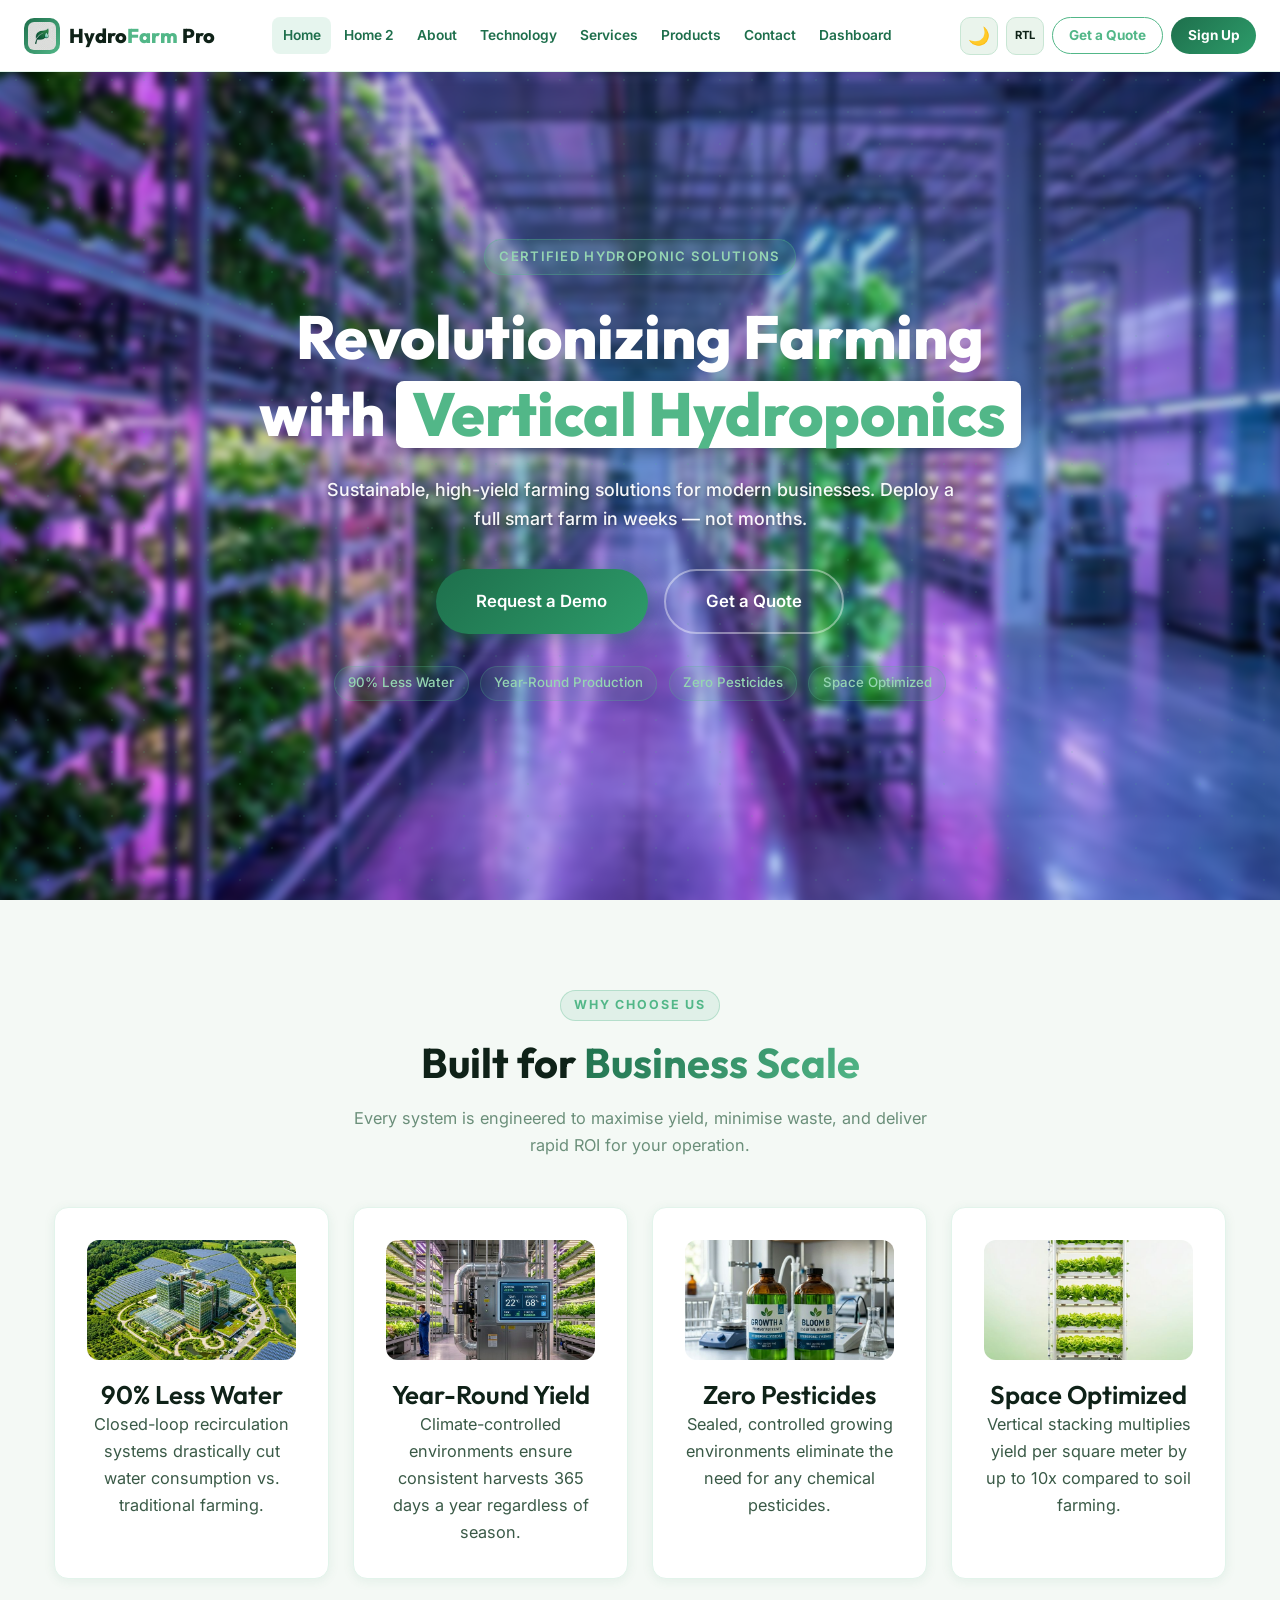
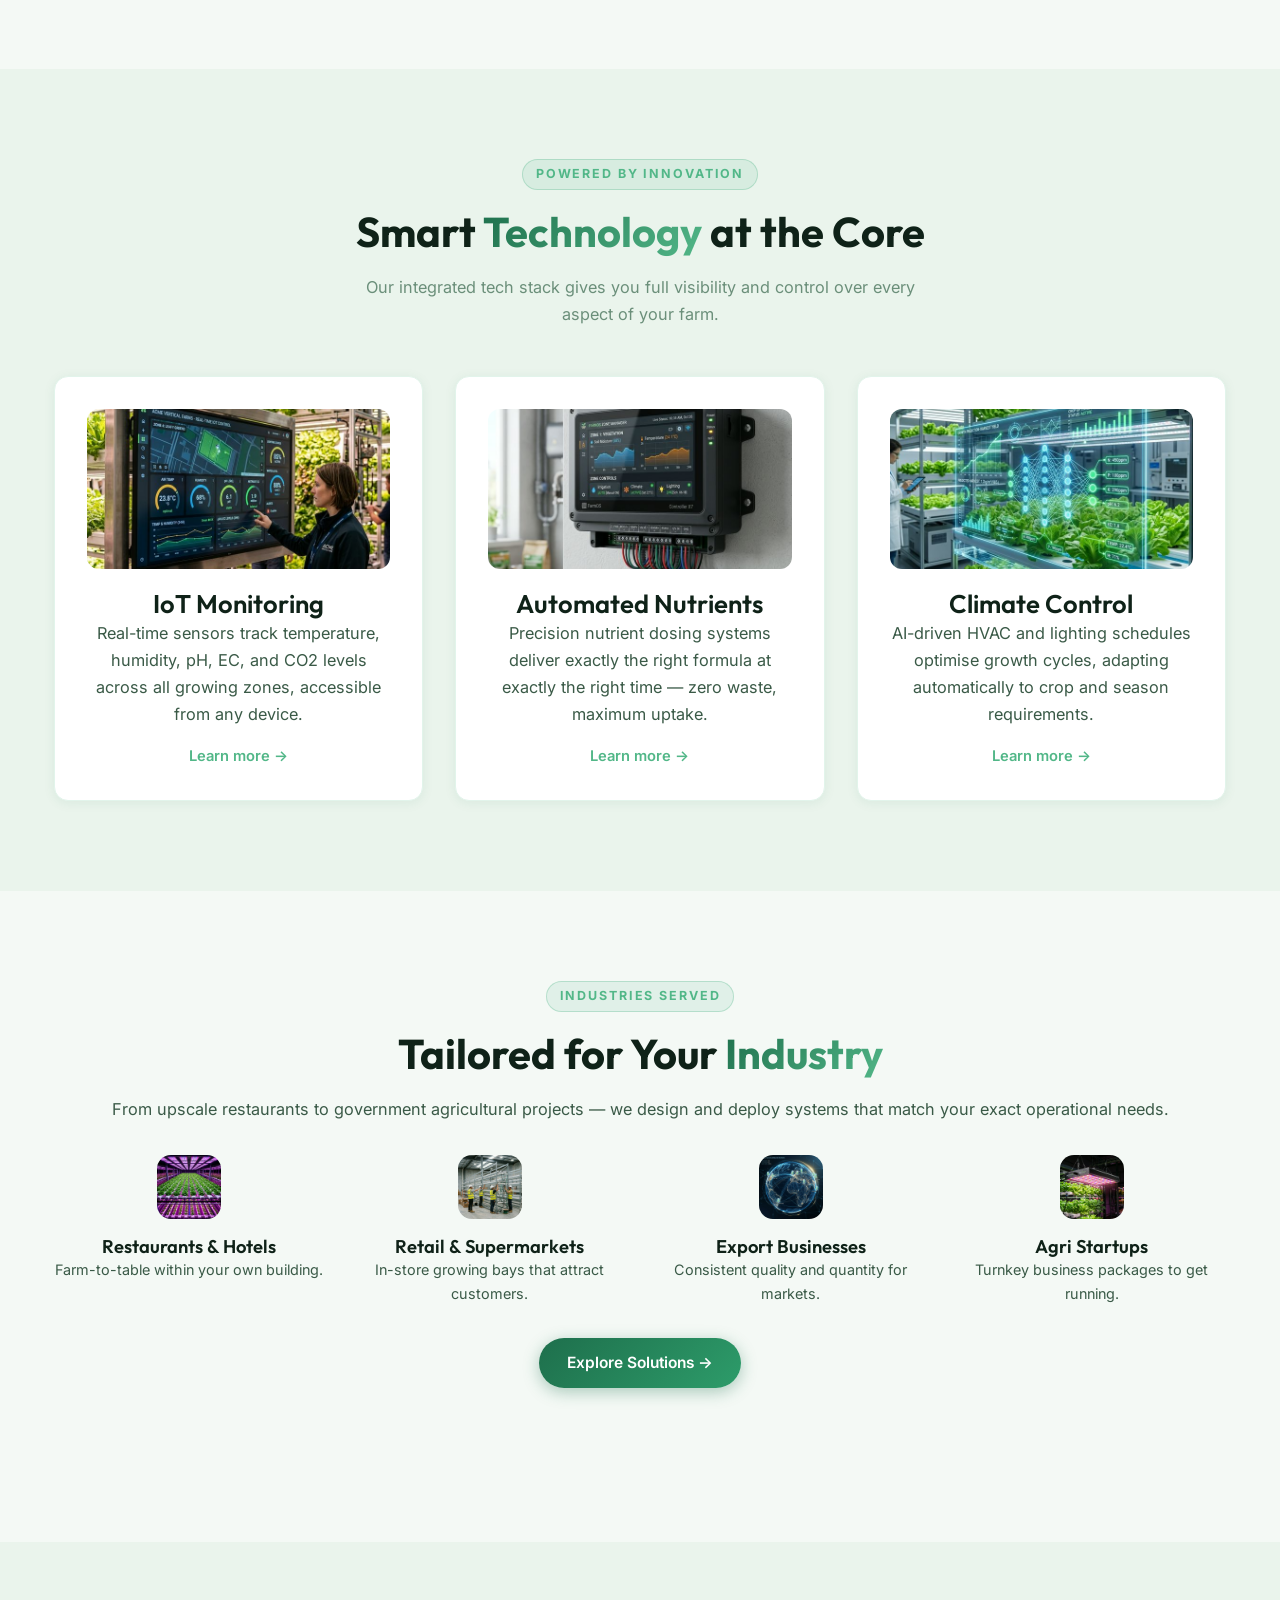
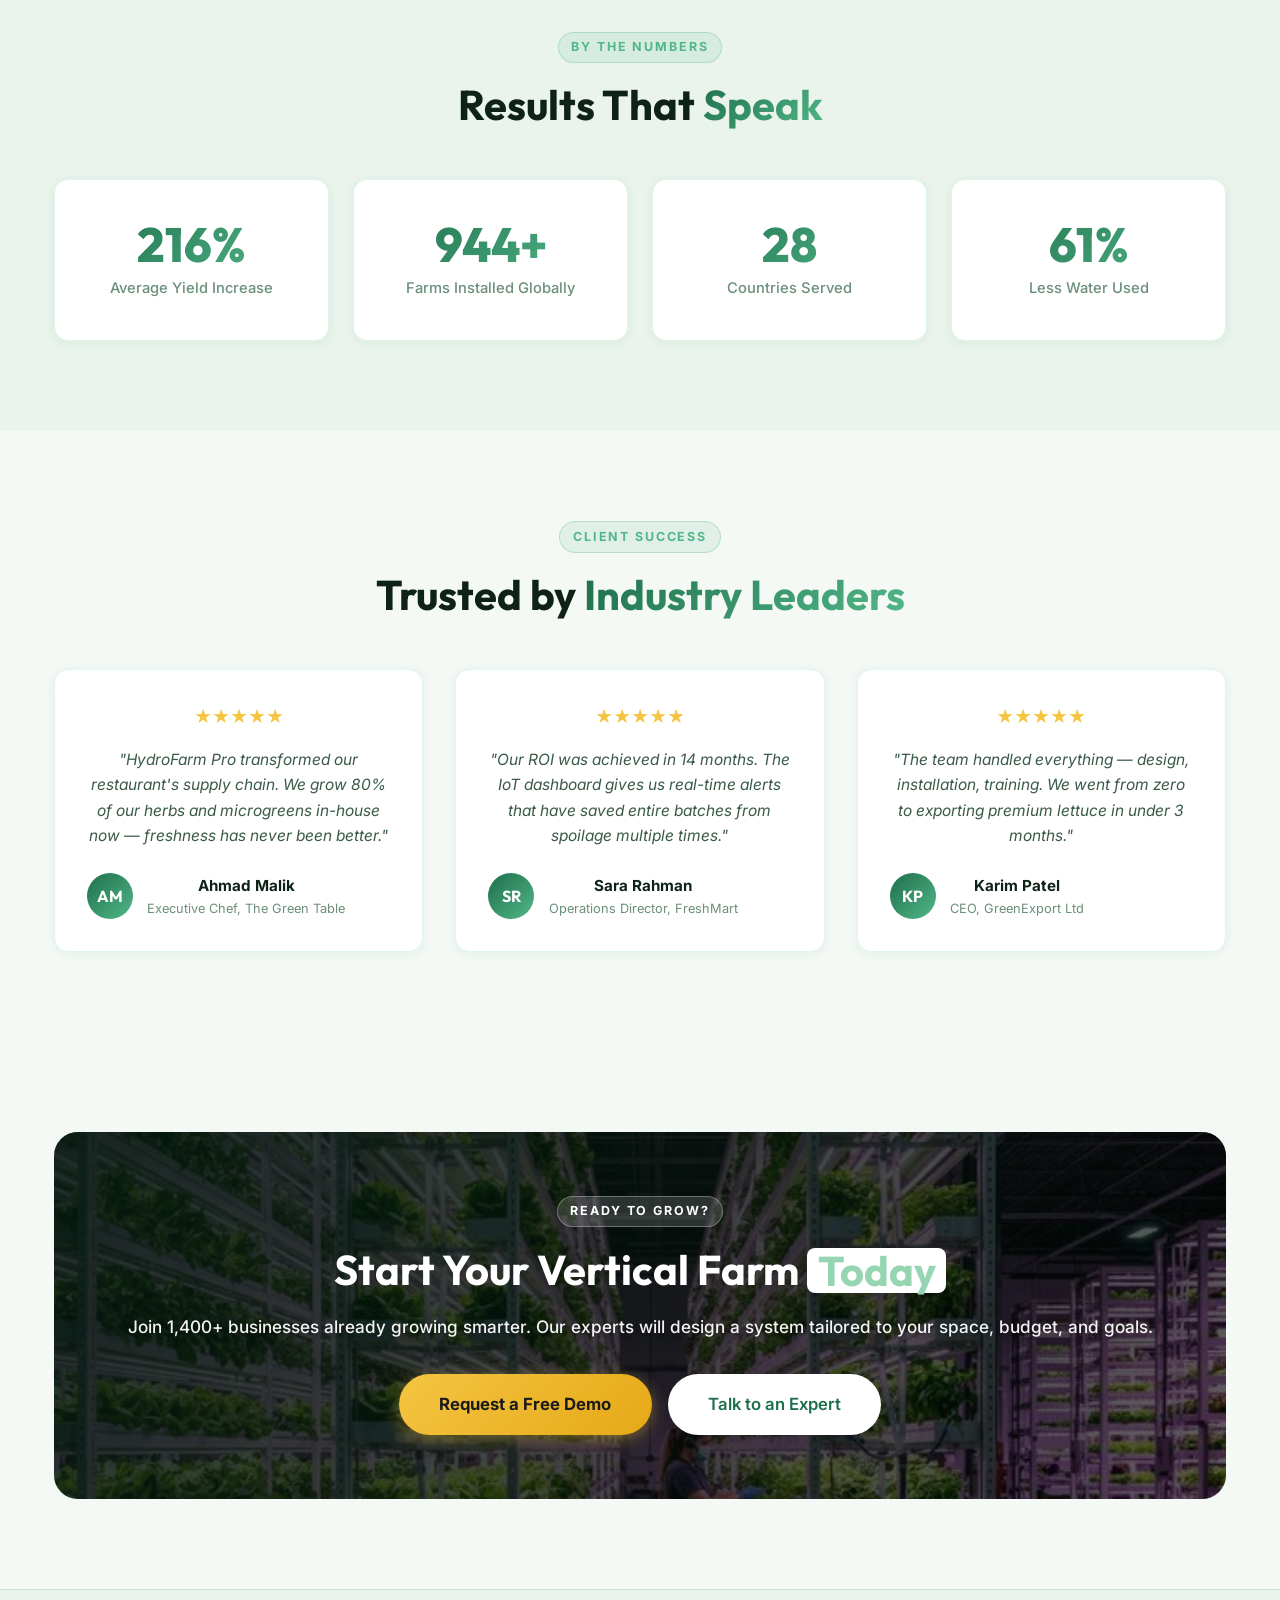
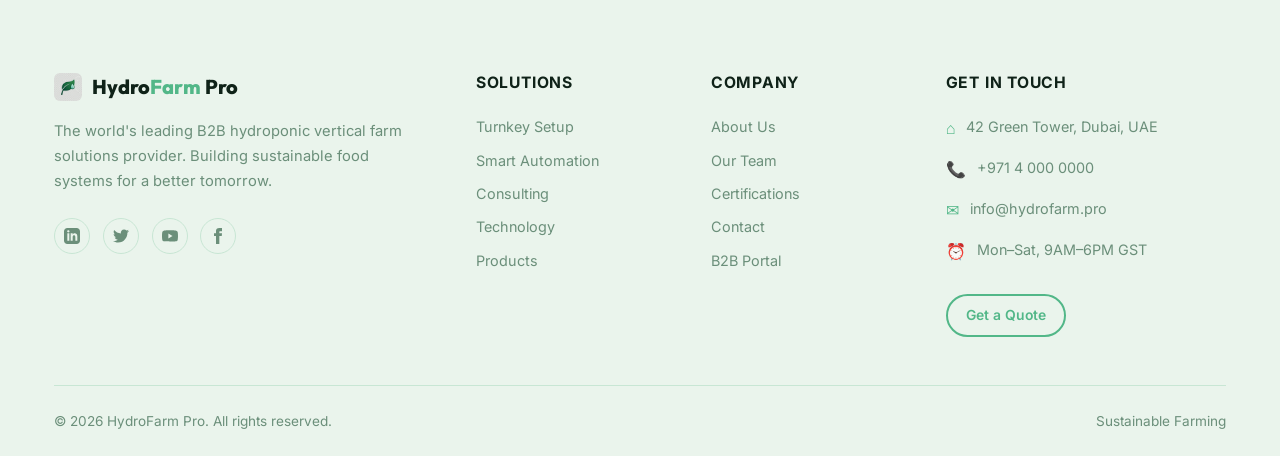
<file: index.html>
<!DOCTYPE html>
<html lang="en" data-theme="light">

<head>
  <meta charset="UTF-8" />
  <meta name="viewport" content="width=device-width, initial-scale=1.0" />
  <title>HydroFarm Pro — Revolutionizing Vertical Farming</title>
  <link rel="icon" href="images/logo_leaf.png" type="image/png" />
  <meta name="description"
    content="B2B Hydroponic Vertical Farm solutions — sustainable, high-yield farming for modern businesses. IoT monitoring, automated nutrition, climate control." />
  <link rel="stylesheet" href="css/style.css" />
  <link rel="stylesheet" href="css/nav.css" />
  <style>
    .highlight-card {
      text-align: center;
    }

    .highlight-icon {
      width: 72px;
      height: 72px;
      border-radius: 18px;
      object-fit: cover;
      margin: 0 auto 1.2rem;
      display: block;
    }

    .industry-icon {
      width: 100%;
      height: 120px;
      object-fit: cover;
      border-radius: 16px;
      margin-bottom: 0.8rem;
    }

    .industries-grid {
      display: grid;
      grid-template-columns: repeat(3, 1fr);
      gap: 1.2rem;
    }

    @media(max-width:700px) {
      .industries-grid {
        grid-template-columns: repeat(2, 1fr);
      }
    }
  </style>
</head>

<body>

  <!-- NAV -->
  <nav class="site-nav" id="site-nav">
    <div class="nav-inner">
      <a href="index.html" class="nav-logo">
        <div class="logo-icon"><img src="images/logo_leaf.png" alt="HydroFarm Pro logo"
            style="width:28px;height:28px;object-fit:cover;border-radius:6px;" /></div>
        <span class="logo-text">Hydro<span>Farm</span> Pro</span>
      </a>
      <div class="nav-links">
        <a href="index.html" class="nav-link">Home</a>
        <a href="home2.html" class="nav-link">Home 2</a>
        <a href="about.html" class="nav-link">About</a>
        <a href="technology.html" class="nav-link">Technology</a>
        <a href="services.html" class="nav-link">Services</a>
        <a href="products.html" class="nav-link">Products</a>
        <a href="contact.html" class="nav-link">Contact</a>
        <a href="dashboard.html" class="nav-link">Dashboard</a>
      </div>
      <div class="nav-actions">
        <button class="icon-btn" data-theme-toggle title="Toggle Dark Mode">&#9681;</button>
        <button class="icon-btn" data-rtl-toggle id="rtl-label" title="Toggle RTL">RTL</button>
        <a href="contact.html" class="nav-quote-btn">Get a Quote</a>
        <a href="signup.html" class="nav-link nav-signup-btn">Sign Up</a>
        <button class="hamburger" id="hamburger" aria-label="Open Menu">
          <span class="hamburger-line"></span>
          <span class="hamburger-line"></span>
          <span class="hamburger-line"></span>
        </button>
      </div>
    </div>
  </nav>

  <!-- Mobile Menu -->
  <div class="nav-overlay" id="nav-overlay"></div>
  <div class="mobile-menu" id="mobile-menu">
    <div class="mobile-menu-header">
      <a href="index.html" class="nav-logo">

        <span class="logo-text">Hydro<span>Farm</span> Pro</span>
      </a>
      <button class="mobile-close" id="mobile-close">&#10005;</button>
    </div>
    <nav class="mobile-nav-links">
      <a href="index.html"><span class="nav-icon"><img src="images/hero_farm_overview.png" alt=""
            style="width:20px;height:20px;object-fit:cover;border-radius:4px;" /></span> Home</a>
      <a href="home2.html"><span class="nav-icon"><img src="images/hero_vertical_farm.png" alt=""
            style="width:20px;height:20px;object-fit:cover;border-radius:4px;" /></span> Home 2</a>
      <a href="about.html"><span class="nav-icon"><img src="images/about_team.png" alt=""
            style="width:20px;height:20px;object-fit:cover;border-radius:4px;" /></span> About</a>
      <a href="technology.html"><span class="nav-icon"><img src="images/tech_iot.png" alt=""
            style="width:20px;height:20px;object-fit:cover;border-radius:4px;" /></span> Technology</a>
      <a href="services.html"><span class="nav-icon"><img src="images/service_turnkey.png" alt=""
            style="width:20px;height:20px;object-fit:cover;border-radius:4px;" /></span> Services</a>
      <a href="products.html"><span class="nav-icon"><img src="images/product_tower.png" alt=""
            style="width:20px;height:20px;object-fit:cover;border-radius:4px;" /></span> Products</a>
      <a href="contact.html"><span class="nav-icon"><img src="images/logo_leaf.png" alt=""
            style="width:20px;height:20px;object-fit:cover;border-radius:4px;" /></span> Contact</a>
      <a href="dashboard.html"><span class="nav-icon"><img src="images/tech_iot.png" alt=""
            style="width:20px;height:20px;object-fit:cover;border-radius:4px;" /></span> Dashboard</a>
    </nav>
    <div class="mobile-toggles">
      <button class="icon-btn" data-theme-toggle>&#9681;</button>
      <button class="icon-btn" data-rtl-toggle>RTL</button>
    </div>
    <div class="mobile-actions">
      <a href="signup.html" class="btn btn-primary">Sign Up Free</a>
      <a href="contact.html" class="btn btn-outline">Get a Quote</a>
    </div>
  </div>

  <!-- HERO -->
  <section class="hero text-center">
    <div class="hero-bg"
      style="background: url('images/hero_bg_main.png') center/cover no-repeat; filter: blur(4px); transform: scale(1.05);">
    </div>
    <div class="hero-pattern"></div>
    <div class="container">
      <div class="hero-content animate-fadeUp">
        <div class="hero-badge">Certified Hydroponic Solutions</div>
        <h1>Revolutionizing Farming with <span style="color:var(--accent)">Vertical Hydroponics</span></h1>
        <p>Sustainable, high-yield farming solutions for modern businesses. Deploy a full smart farm in weeks — not
          months.</p>
        <div class="hero-btns">
          <a href="contact.html" class="btn btn-primary btn-lg">Request a Demo</a>
          <a href="contact.html" class="btn btn-outline btn-lg"
            style="border-color:rgba(255,255,255,0.4);color:#fff;">Get a Quote</a>
        </div>
        <div class="floating-chips">
          <span class="chip">90% Less Water</span>
          <span class="chip">Year-Round Production</span>
          <span class="chip">Zero Pesticides</span>
          <span class="chip">Space Optimized</span>
        </div>
      </div>
    </div>

  </section>

  <!-- KEY HIGHLIGHTS -->
  <section class="section">
    <div class="container">
      <div class="text-center reveal">
        <div class="section-label">Why Choose Us</div>
        <h2 class="section-title">Built for <span class="text-gradient">Business Scale</span></h2>
        <p class="section-sub">Every system is engineered to maximise yield, minimise waste, and deliver rapid ROI for
          your operation.</p>
      </div>
      <div class="grid-4" style="margin-top:3rem;">
        <div class="card reveal reveal-delay-1 highlight-card">
          <img src="images/about_sustainability.png" alt="Water saving hydroponic system" class="highlight-icon"
            style="width:100%;height:120px;border-radius:12px;object-fit:cover;margin-bottom:1.2rem;" />
          <h3>90% Less Water</h3>
          <p>Closed-loop recirculation systems drastically cut water consumption vs. traditional farming.</p>
        </div>
        <div class="card reveal reveal-delay-2 highlight-card">
          <img src="images/tech_climate.png" alt="Year-round climate controlled farm" class="highlight-icon"
            style="width:100%;height:120px;border-radius:12px;object-fit:cover;margin-bottom:1.2rem;" />
          <h3>Year-Round Yield</h3>
          <p>Climate-controlled environments ensure consistent harvests 365 days a year regardless of season.</p>
        </div>
        <div class="card reveal reveal-delay-3 highlight-card">
          <img src="images/product_nutrients.png" alt="Zero pesticide nutrient solution" class="highlight-icon"
            style="width:100%;height:120px;border-radius:12px;object-fit:cover;margin-bottom:1.2rem;" />
          <h3>Zero Pesticides</h3>
          <p>Sealed, controlled growing environments eliminate the need for any chemical pesticides.</p>
        </div>
        <div class="card reveal reveal-delay-4 highlight-card">
          <img src="images/product_tower.png" alt="Space optimized vertical growing tower" class="highlight-icon"
            style="width:100%;height:120px;border-radius:12px;object-fit:cover;margin-bottom:1.2rem;" />
          <h3>Space Optimized</h3>
          <p>Vertical stacking multiplies yield per square meter by up to 10x compared to soil farming.</p>
        </div>
      </div>
    </div>
  </section>

  <!-- TECHNOLOGY OVERVIEW -->
  <section class="section section-alt">
    <div class="container">
      <div class="text-center reveal">
        <div class="section-label">Powered by Innovation</div>
        <h2 class="section-title">Smart <span class="text-gradient">Technology</span> at the Core</h2>
        <p class="section-sub">Our integrated tech stack gives you full visibility and control over every aspect of your
          farm.</p>
      </div>
      <div class="grid-3" style="margin-top:3rem;">
        <div class="card reveal reveal-delay-1">
          <img src="images/tech_iot.png" alt="IoT farm monitoring dashboard"
            style="width:100%;height:160px;object-fit:cover;border-radius:12px;margin-bottom:1.2rem;" />
          <h3>IoT Monitoring</h3>
          <p>Real-time sensors track temperature, humidity, pH, EC, and CO2 levels across all growing zones, accessible
            from any device.</p>
          <a href="technology.html"
            style="color:var(--accent);font-weight:600;font-size:0.92rem;display:inline-flex;align-items:center;gap:0.3rem;margin-top:1rem;">Learn
            more &rarr;</a>
        </div>
        <div class="card reveal reveal-delay-2">
          <img src="images/product_automation.png" alt="Automated nutrient delivery"
            style="width:100%;height:160px;object-fit:cover;border-radius:12px;margin-bottom:1.2rem;" />
          <h3>Automated Nutrients</h3>
          <p>Precision nutrient dosing systems deliver exactly the right formula at exactly the right time — zero waste,
            maximum uptake.</p>
          <a href="technology.html"
            style="color:var(--accent);font-weight:600;font-size:0.92rem;display:inline-flex;align-items:center;gap:0.3rem;margin-top:1rem;">Learn
            more &rarr;</a>
        </div>
        <div class="card reveal reveal-delay-3">
          <img src="images/tech_ai.png" alt="Climate control system"
            style="width:100%;height:160px;object-fit:cover;border-radius:12px;margin-bottom:1.2rem;" />
          <h3>Climate Control</h3>
          <p>AI-driven HVAC and lighting schedules optimise growth cycles, adapting automatically to crop and season
            requirements.</p>
          <a href="technology.html"
            style="color:var(--accent);font-weight:600;font-size:0.92rem;display:inline-flex;align-items:center;gap:0.3rem;margin-top:1rem;">Learn
            more &rarr;</a>
        </div>
      </div>
    </div>
  </section>

  <!-- INDUSTRIES -->
  <section class="section">
    <div class="container">
      <div style="display:flex;flex-direction:column;align-items:center;margin-bottom:4rem;">
        <div class="reveal text-center">
          <div class="section-label">Industries Served</div>
          <h2 class="section-title">Tailored for Your <span class="text-gradient">Industry</span></h2>
          <p style="margin-bottom:2rem;">From upscale restaurants to government agricultural projects — we design and
            deploy systems that match your exact operational needs.</p>
          <div style="display:flex;flex-wrap:wrap;justify-content:center;gap:2rem;margin-bottom:2rem;">
            <div
              style="display:flex;flex-direction:column;align-items:center;text-align:center;gap:1rem;flex:1 1 250px;max-width:280px;">
              <img src="images/tech_led.png" alt="Restaurant farm-to-table"
                style="width:64px;height:64px;border-radius:14px;object-fit:cover;flex-shrink:0;" />
              <div>
                <h4>Restaurants &amp; Hotels</h4>
                <p style="font-size:0.9rem;">Farm-to-table within your own building.</p>
              </div>
            </div>
            <div
              style="display:flex;flex-direction:column;align-items:center;text-align:center;gap:1rem;flex:1 1 250px;max-width:280px;">
              <img src="images/service_turnkey.png" alt="Supermarket fresh produce"
                style="width:64px;height:64px;border-radius:14px;object-fit:cover;flex-shrink:0;" />
              <div>
                <h4>Retail &amp; Supermarkets</h4>
                <p style="font-size:0.9rem;">In-store growing bays that attract customers.</p>
              </div>
            </div>
            <div
              style="display:flex;flex-direction:column;align-items:center;text-align:center;gap:1rem;flex:1 1 250px;max-width:280px;">
              <img src="images/hero_global_reach.png" alt="Export farm aerial view"
                style="width:64px;height:64px;border-radius:14px;object-fit:cover;flex-shrink:0;" />
              <div>
                <h4>Export Businesses</h4>
                <p style="font-size:0.9rem;">Consistent quality and quantity for markets.</p>
              </div>
            </div>
            <div
              style="display:flex;flex-direction:column;align-items:center;text-align:center;gap:1rem;flex:1 1 250px;max-width:280px;">
              <img src="images/product_led.png" alt="Agri startup vertical farm"
                style="width:64px;height:64px;border-radius:14px;object-fit:cover;flex-shrink:0;" />
              <div>
                <h4>Agri Startups</h4>
                <p style="font-size:0.9rem;">Turnkey business packages to get running.</p>
              </div>
            </div>
          </div>
          <a href="services.html" class="btn btn-primary">Explore Solutions &rarr;</a>
        </div>
      </div>
    </div>
  </section>

  <!-- STATS -->
  <section class="section section-alt">
    <div class="container">
      <div class="text-center reveal" style="margin-bottom:3rem;">
        <div class="section-label">By The Numbers</div>
        <h2 class="section-title">Results That <span class="text-gradient">Speak</span></h2>
      </div>
      <div class="grid-4">
        <div class="stat-card reveal reveal-delay-1">
          <div class="stat-number" data-counter="320" data-suffix="%">0%</div>
          <div class="stat-label">Average Yield Increase</div>
        </div>
        <div class="stat-card reveal reveal-delay-2">
          <div class="stat-number" data-counter="1400" data-suffix="+">0+</div>
          <div class="stat-label">Farms Installed Globally</div>
        </div>
        <div class="stat-card reveal reveal-delay-3">
          <div class="stat-number" data-counter="42">0</div>
          <div class="stat-label">Countries Served</div>
        </div>
        <div class="stat-card reveal reveal-delay-4">
          <div class="stat-number" data-counter="90" data-suffix="%">0%</div>
          <div class="stat-label">Less Water Used</div>
        </div>
      </div>
    </div>
  </section>

  <!-- TESTIMONIALS -->
  <section class="section">
    <div class="container">
      <div class="text-center reveal">
        <div class="section-label">Client Success</div>
        <h2 class="section-title">Trusted by <span class="text-gradient">Industry Leaders</span></h2>
      </div>
      <div class="grid-3" style="margin-top:3rem;">
        <div class="testimonial-card reveal reveal-delay-1">
          <div class="test-stars" style="color:var(--gold);font-size:1.1rem;margin-bottom:1rem;">
            &#9733;&#9733;&#9733;&#9733;&#9733;</div>
          <p class="test-text">"HydroFarm Pro transformed our restaurant's supply chain. We grow 80% of our herbs and
            microgreens in-house now — freshness has never been better."</p>
          <div class="test-author">
            <div class="test-avatar">AM</div>
            <div>
              <div class="test-name">Ahmad Malik</div>
              <div class="test-role">Executive Chef, The Green Table</div>
            </div>
          </div>
        </div>
        <div class="testimonial-card reveal reveal-delay-2">
          <div class="test-stars" style="color:var(--gold);font-size:1.1rem;margin-bottom:1rem;">
            &#9733;&#9733;&#9733;&#9733;&#9733;</div>
          <p class="test-text">"Our ROI was achieved in 14 months. The IoT dashboard gives us real-time alerts that have
            saved entire batches from spoilage multiple times."</p>
          <div class="test-author">
            <div class="test-avatar">SR</div>
            <div>
              <div class="test-name">Sara Rahman</div>
              <div class="test-role">Operations Director, FreshMart</div>
            </div>
          </div>
        </div>
        <div class="testimonial-card reveal reveal-delay-3">
          <div class="test-stars" style="color:var(--gold);font-size:1.1rem;margin-bottom:1rem;">
            &#9733;&#9733;&#9733;&#9733;&#9733;</div>
          <p class="test-text">"The team handled everything — design, installation, training. We went from zero to
            exporting premium lettuce in under 3 months."</p>
          <div class="test-author">
            <div class="test-avatar">KP</div>
            <div>
              <div class="test-name">Karim Patel</div>
              <div class="test-role">CEO, GreenExport Ltd</div>
            </div>
          </div>
        </div>
      </div>
    </div>
  </section>

  <!-- CTA BANNER -->
  <section class="section">
    <div class="container">
      <div class="cta-banner bg-image reveal" style="background-image: url('images/hero_vertical_farm.png');">
        <div class="section-label"
          style="color:#fff;background:rgba(255,255,255,0.15);border-color:rgba(255,255,255,0.3);">Ready to Grow?</div>
        <h2>Start Your Vertical Farm <span style="color:var(--accent2)">Today</span></h2>
        <p>Join 1,400+ businesses already growing smarter. Our experts will design a system tailored to your space,
          budget, and goals.</p>
        <div class="cta-btns">
          <a href="contact.html" class="btn btn-gold btn-lg">Request a Free Demo</a>
          <a href="contact.html" class="btn btn-light btn-lg">Talk to an Expert</a>
        </div>
      </div>
    </div>
  </section>

  <!-- FOOTER -->
  <footer class="site-footer">
    <div class="container">
      <div class="footer-grid">
        <div class="footer-brand">
          <div class="footer-logo">
            <img src="images/logo_leaf.png" alt="HydroFarm Pro"
              style="width:28px;height:28px;object-fit:cover;border-radius:6px;" />
            <span class="logo-text">Hydro<span>Farm</span> Pro</span>
          </div>
          <p>The world's leading B2B hydroponic vertical farm solutions provider. Building sustainable food systems for
            a better tomorrow.</p>
          <div class="social-links" style="margin-top:1.5rem;justify-content:flex-start;">
            <a href="#" class="social-link"><svg width="16" height="16" fill="currentColor" viewBox="0 0 24 24">
                <path
                  d="M19 0h-14c-2.761 0-5 2.239-5 5v14c0 2.761 2.239 5 5 5h14c2.762 0 5-2.239 5-5v-14c0-2.761-2.238-5-5-5zm-11 19h-3v-11h3v11zm-1.5-12.268c-.966 0-1.75-.79-1.75-1.764s.784-1.764 1.75-1.764 1.75.79 1.75 1.764-.783 1.764-1.75 1.764zm13.5 12.268h-3v-5.604c0-3.368-4-3.113-4 0v5.604h-3v-11h3v1.765c1.396-2.586 7-2.777 7 2.476v6.759z" />
              </svg></a>
            <a href="#" class="social-link"><svg width="16" height="16" fill="currentColor" viewBox="0 0 24 24">
                <path
                  d="M24 4.557c-.883.392-1.832.656-2.828.775 1.017-.609 1.798-1.574 2.165-2.724-.951.564-2.005.974-3.127 1.195-.897-.957-2.178-1.555-3.594-1.555-3.179 0-5.515 2.966-4.797 6.045-4.091-.205-7.719-2.165-10.148-5.144-1.29 2.213-.669 5.108 1.523 6.574-.806-.026-1.566-.247-2.229-.616-.054 2.281 1.581 4.415 3.949 4.89-.693.188-1.452.232-2.224.084.626 1.956 2.444 3.379 4.6 3.419-2.07 1.623-4.678 2.348-7.29 2.04 2.179 1.397 4.768 2.212 7.548 2.212 9.142 0 14.307-7.721 13.995-14.646.962-.695 1.797-1.562 2.457-2.549z" />
              </svg></a>
            <a href="#" class="social-link"><svg width="16" height="16" fill="currentColor" viewBox="0 0 24 24">
                <path
                  d="M23.498 6.186a3.016 3.016 0 0 0-2.122-2.136C19.505 3.5 12 3.5 12 3.5s-7.505 0-9.377.55a3.016 3.016 0 0 0-2.122 2.136C0 8.07 0 12 0 12s0 3.93.501 5.814a3.016 3.016 0 0 0 2.122 2.136c1.871.55 9.377.55 9.377.55s7.505 0 9.377-.55a3.016 3.016 0 0 0 2.122-2.136C24 15.93 24 12 24 12s0-3.93-.502-5.814zM9.545 15.568V8.432L15.818 12l-6.273 3.568z" />
              </svg></a>
            <a href="#" class="social-link"><svg width="16" height="16" fill="currentColor" viewBox="0 0 24 24">
                <path
                  d="M9 8h-3v4h3v12h5v-12h3.642l.358-4h-4v-1.667c0-.955.192-1.333 1.115-1.333h2.885v-5h-3.808c-3.596 0-5.192 1.583-5.192 4.615v3.385z" />
              </svg></a>
          </div>
        </div>
        <div>
          <div class="footer-heading">Solutions</div>
          <ul class="footer-links">
            <li><a href="services.html">Turnkey Setup</a></li>
            <li><a href="services.html">Smart Automation</a></li>
            <li><a href="services.html">Consulting</a></li>
            <li><a href="technology.html">Technology</a></li>
            <li><a href="products.html">Products</a></li>
          </ul>
        </div>
        <div>
          <div class="footer-heading">Company</div>
          <ul class="footer-links">
            <li><a href="about.html">About Us</a></li>
            <li><a href="about.html">Our Team</a></li>
            <li><a href="about.html">Certifications</a></li>
            <li><a href="contact.html">Contact</a></li>
            <li><a href="dashboard.html">B2B Portal</a></li>
          </ul>
        </div>
        <div>
          <div class="footer-heading">Get In Touch</div>
          <ul class="footer-contact">
            <li><span>&#8962;</span><span>42 Green Tower, Dubai, UAE</span></li>
            <li><span>&#128222;</span><span>+971 4 000 0000</span></li>
            <li><span>&#9993;</span><span>info@hydrofarm.pro</span></li>
            <li><span>&#9200;</span><span>Mon–Sat, 9AM–6PM GST</span></li>
          </ul>
          <a href="contact.html" class="btn btn-outline btn-sm" style="margin-top:1rem;">Get a Quote</a>
        </div>
      </div>
      <div class="footer-bottom">
        <span>&copy; 2026 HydroFarm Pro. All rights reserved.</span>
        <span>Sustainable Farming</span>
      </div>
    </div>
  </footer>

  <a href="#" class="back-to-top" id="back-to-top">&#8679;</a>
  <script src="js/main.js"></script>
</body>

</html>
</file>
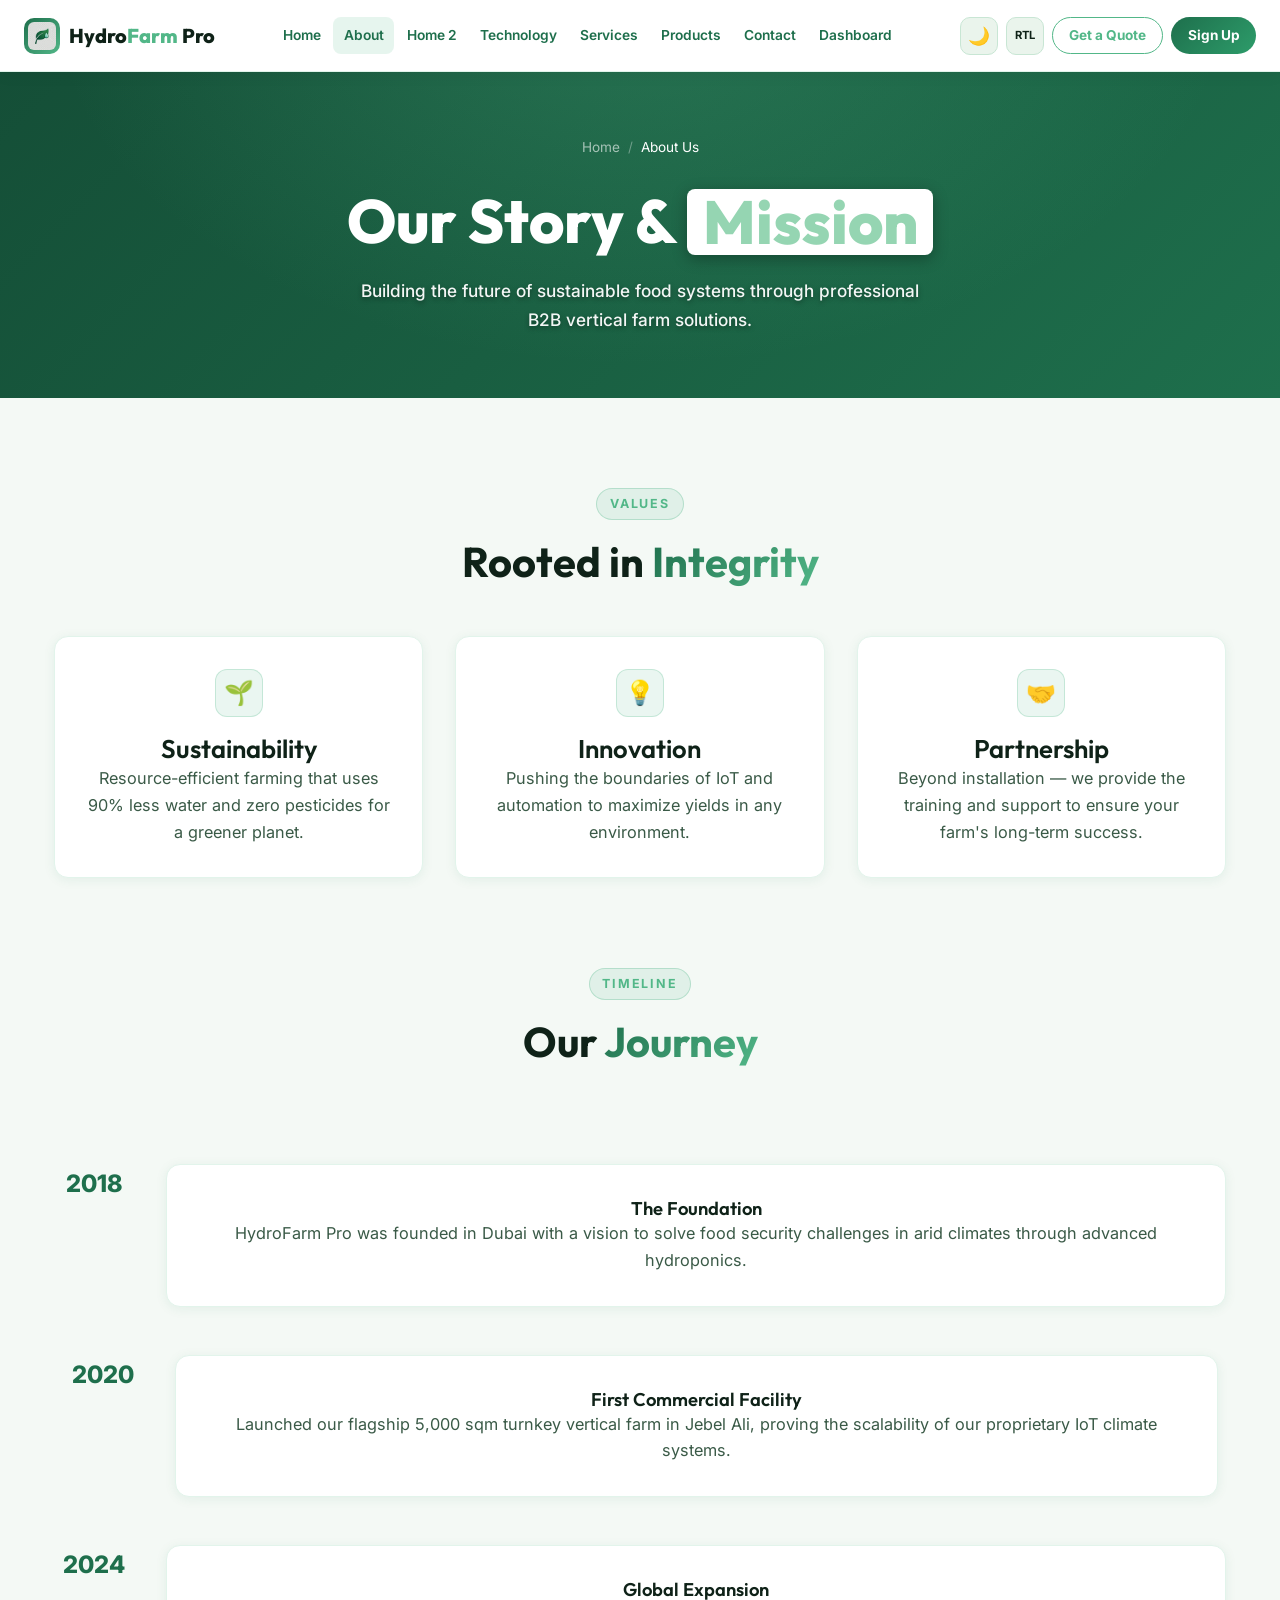
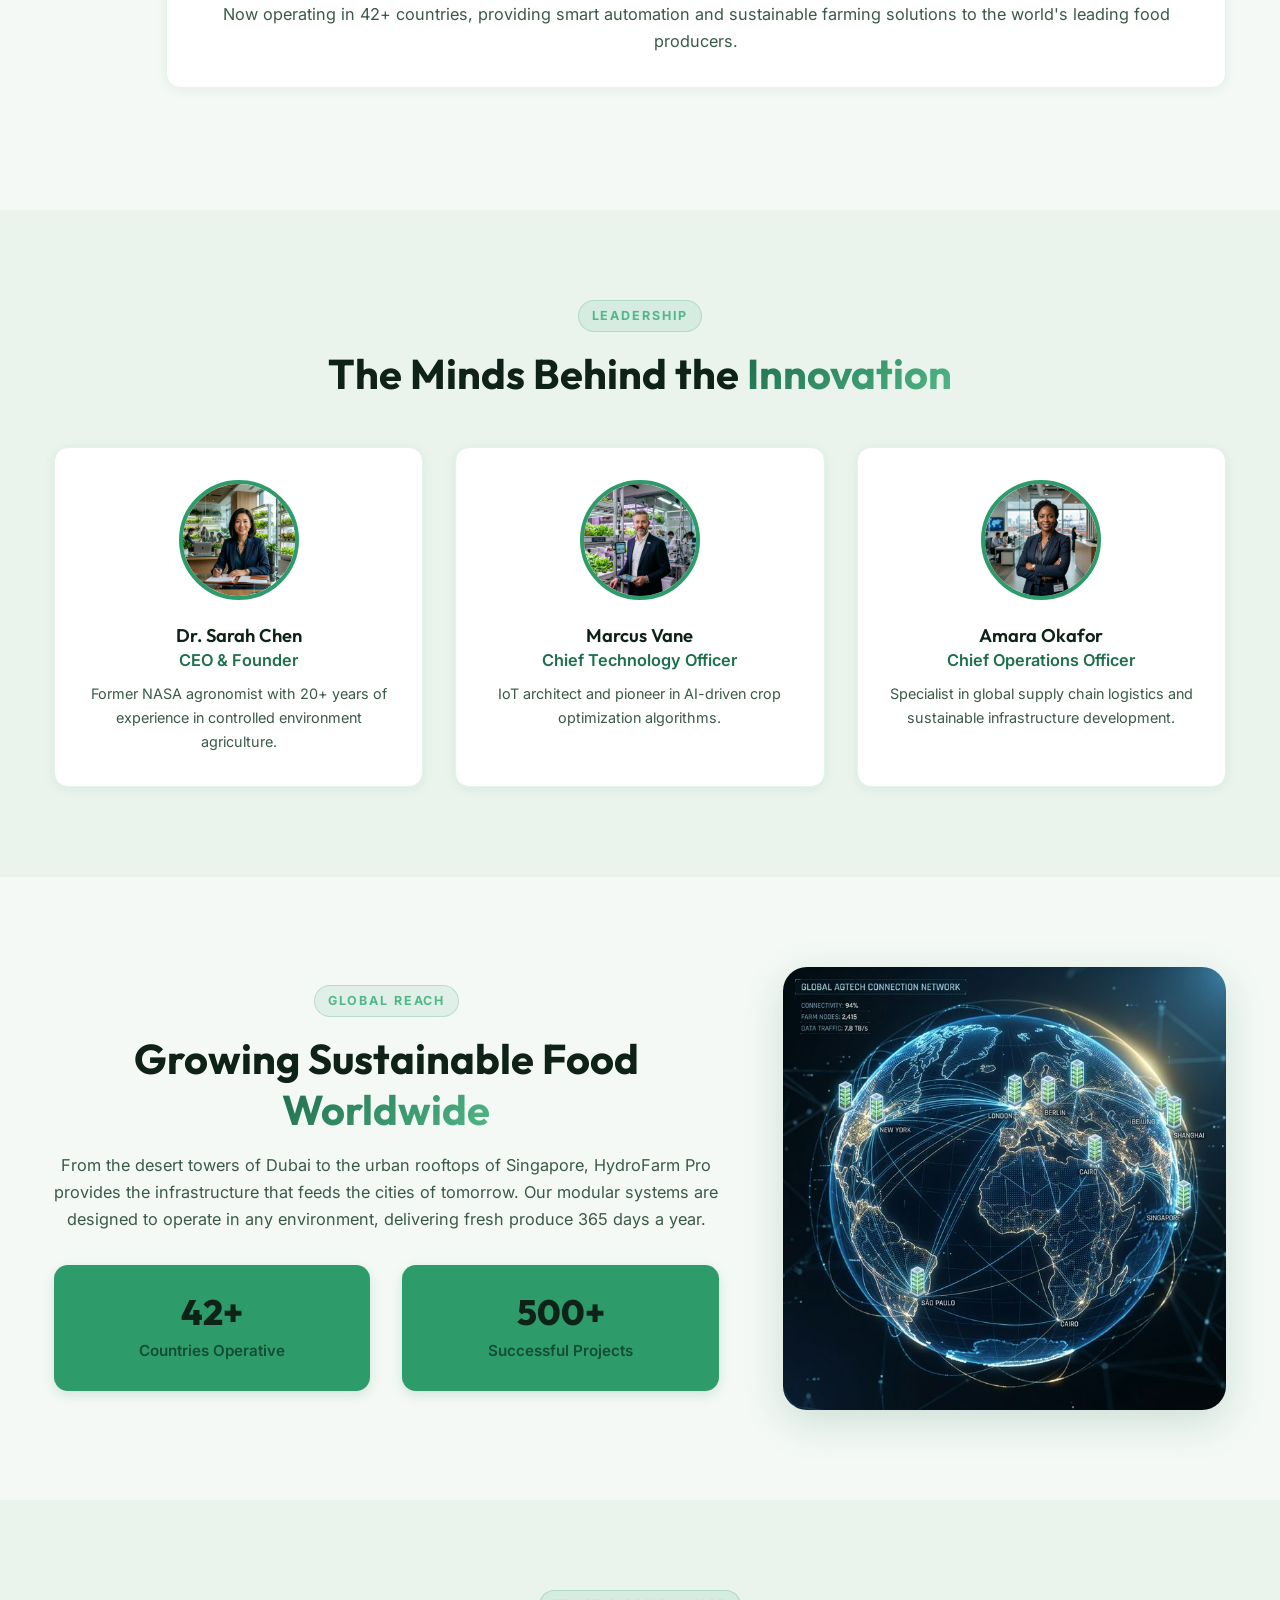
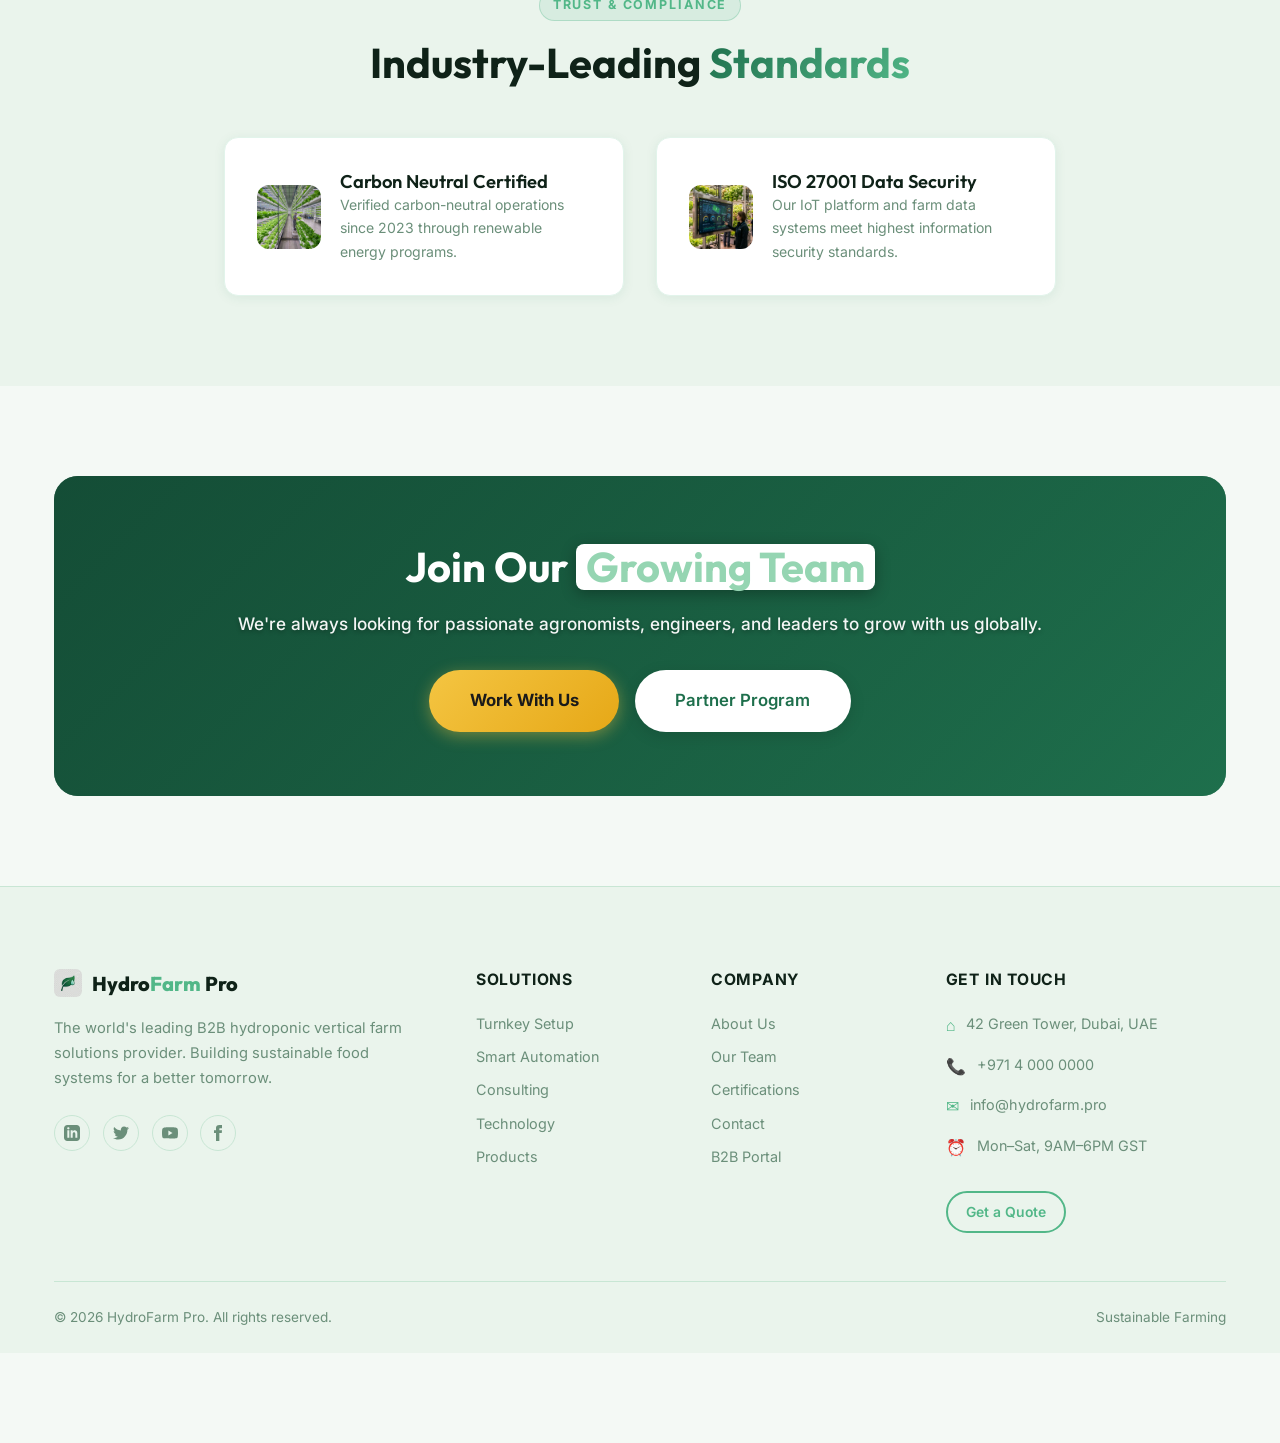
<file: about.html>
<!DOCTYPE html>
<html lang="en" data-theme="light">

<head>
  <meta charset="UTF-8" />
  <meta name="viewport" content="width=device-width, initial-scale=1.0" />
  <title>HydroFarm Pro - About Us</title>
  <link rel="icon" href="images/logo_leaf.png" type="image/png" />
  <meta name="description"
    content="Learn about HydroFarm Pro, our mission to revolutionize vertical farming, and our commitment to sustainable agriculture." />
  <link rel="stylesheet" href="css/style.css" />
  <link rel="stylesheet" href="css/nav.css" />
</head>

<body>
  <!-- NAV -->
  <nav class="site-nav" id="site-nav">
    <div class="nav-inner">
      <a href="index.html" class="nav-logo">
        <div class="logo-icon"><img src="images/logo_leaf.png" alt=""
            style="width:28px;height:28px;object-fit:cover;border-radius:6px;" /></div><span
          class="logo-text">Hydro<span>Farm</span> Pro</span>
      </a>
      <div class="nav-links">
        <a href="index.html" class="nav-link">Home</a>
        <a href="about.html" class="nav-link">About</a><a href="home2.html" class="nav-link">Home 2</a><a
          href="technology.html" class="nav-link">Technology</a><a href="services.html" class="nav-link">Services</a><a
          href="products.html" class="nav-link">Products</a><a href="contact.html" class="nav-link">Contact</a><a
          href="dashboard.html" class="nav-link">Dashboard</a>
      </div>
      <div class="nav-actions">
        <button class="icon-btn" data-theme-toggle title="Toggle Dark Mode">&#9681;</button>
        <button class="icon-btn" data-rtl-toggle id="rtl-label" title="Toggle RTL">RTL</button>
        <a href="contact.html" class="nav-quote-btn">Get a Quote</a>
        <a href="signup.html" class="nav-link nav-signup-btn">Sign Up</a>
        <button class="hamburger" id="hamburger" aria-label="Open Menu"><span class="hamburger-line"></span><span
            class="hamburger-line"></span><span class="hamburger-line"></span></button>
      </div>
    </div>
  </nav>
  <div class="nav-overlay" id="nav-overlay"></div>
  <div class="mobile-menu" id="mobile-menu">
    <div class="mobile-menu-header"><a href="index.html" class="nav-logo">
        <div class="logo-icon"><img src="images/logo_leaf.png" alt=""
            style="width:24px;height:24px;object-fit:cover;border-radius:5px;" /></div><span
          class="logo-text">Hydro<span>Farm</span> Pro</span>
      </a><button class="mobile-close" id="mobile-close">&#10005;</button></div>
    <nav class="mobile-nav-links"><a href="index.html">Home</a><a href="home2.html">Home 2</a><a
        href="about.html">About</a><a href="technology.html">Technology</a><a href="services.html">Services</a><a
        href="products.html">Products</a><a href="contact.html">Contact</a><a href="dashboard.html">Dashboard</a></nav>
    <div class="mobile-toggles"><button class="icon-btn" data-theme-toggle>&#9681;</button><button class="icon-btn"
        data-rtl-toggle>RTL</button></div>
    <div class="mobile-actions"><a href="signup.html" class="btn btn-primary">Sign Up Free</a><a href="contact.html"
        class="btn btn-outline">Get a Quote</a></div>
  </div>

  <!-- PAGE HERO -->
  <section class="page-hero">
    <div class="container">
      <nav class="breadcrumb"><a href="index.html">Home</a><span>/</span><span style="color:#fff;">About Us</span></nav>
      <h1>Our Story &amp; <span style="color:var(--accent2)">Mission</span></h1>
      <p>Building the future of sustainable food systems through professional B2B vertical farm solutions.</p>
    </div>
  </section>

  <!-- CORE VALUES -->
  <section class="section">
    <div class="container">
      <div class="text-center reveal">
        <div class="section-label">Values</div>
        <h2 class="section-title">Rooted in <span class="text-gradient">Integrity</span></h2>
      </div>
      <div class="grid-3" style="margin-top:3rem;">
        <div class="card reveal reveal-delay-1" style="text-align:center;">
          <div class="icon-box-sm" style="margin-bottom:1rem; font-size:1.5rem;">🌱</div>
          <h3>Sustainability</h3>
          <p>Resource-efficient farming that uses 90% less water and zero pesticides for a greener planet.</p>
        </div>
        <div class="card reveal reveal-delay-2" style="text-align:center;">
          <div class="icon-box-sm" style="margin-bottom:1rem; font-size:1.5rem;">💡</div>
          <h3>Innovation</h3>
          <p>Pushing the boundaries of IoT and automation to maximize yields in any environment.</p>
        </div>
        <div class="card reveal reveal-delay-3" style="text-align:center;">
          <div class="icon-box-sm" style="margin-bottom:1rem; font-size:1.5rem;">🤝</div>
          <h3>Partnership</h3>
          <p>Beyond installation — we provide the training and support to ensure your farm's long-term success.</p>
        </div>
      </div>
    </div>
    <!-- OUR JOURNEY -->
    <section class="section">
      <div class="container">
        <div class="text-center reveal">
          <div class="section-label">Timeline</div>
          <h2 class="section-title">Our <span class="text-gradient">Journey</span></h2>
        </div>
        <div class="timeline" style="margin-top:4rem;position:relative;padding:2rem 0;">
          <div class="timeline-item reveal" style="margin-bottom:3rem;display:flex;gap:2rem;">
            <div style="flex:0 0 80px;font-weight:800;font-size:1.5rem;color:var(--primary);">2018</div>
            <div class="card" style="flex:1;">
              <h4>The Foundation</h4>
              <p>HydroFarm Pro was founded in Dubai with a vision to solve food security challenges in arid climates
                through advanced hydroponics.</p>
            </div>
          </div>
          <div class="timeline-item reveal reveal-delay-1" style="margin-bottom:3rem;display:flex;gap:2rem;">
            <div style="flex:0 0 80px;font-weight:800;font-size:1.5rem;color:var(--primary);">2020</div>
            <div class="card" style="flex:1;">
              <h4>First Commercial Facility</h4>
              <p>Launched our flagship 5,000 sqm turnkey vertical farm in Jebel Ali, proving the scalability of our
                proprietary IoT climate systems.</p>
            </div>
          </div>
          <div class="timeline-item reveal reveal-delay-2" style="display:flex;gap:2rem;">
            <div style="flex:0 0 80px;font-weight:800;font-size:1.5rem;color:var(--primary);">2024</div>
            <div class="card" style="flex:1;">
              <h4>Global Expansion</h4>
              <p>Now operating in 42+ countries, providing smart automation and sustainable farming solutions to the
                world's leading food producers.</p>
            </div>
          </div>
        </div>
      </div>
    </section>

    <!-- LEADERSHIP -->
    <section class="section section-alt">
      <div class="container">
        <div class="text-center reveal">
          <div class="section-label">Leadership</div>
          <h2 class="section-title">The Minds Behind the <span class="text-gradient">Innovation</span></h2>
        </div>
        <div class="grid-3" style="margin-top:3rem;">
          <div class="card reveal reveal-delay-1" style="text-align:center;">
            <img src="images/about_team_ceo.png" alt="CEO"
              style="width:120px;height:120px;border-radius:50%;object-fit:cover;margin:0 auto 1.5rem; border:4px solid var(--primary-light);" />
            <h4>Dr. Sarah Chen</h4>
            <p style="color:var(--primary);font-weight:600;margin-bottom:0.5rem;">CEO & Founder</p>
            <p style="font-size:0.9rem;">Former NASA agronomist with 20+ years of experience in controlled environment
              agriculture.</p>
          </div>
          <div class="card reveal reveal-delay-2" style="text-align:center;">
            <img src="images/about_team_cto.png" alt="CTO"
              style="width:120px;height:120px;border-radius:50%;object-fit:cover;margin:0 auto 1.5rem; border:4px solid var(--primary-light);" />
            <h4>Marcus Vane</h4>
            <p style="color:var(--primary);font-weight:600;margin-bottom:0.5rem;">Chief Technology Officer</p>
            <p style="font-size:0.9rem;">IoT architect and pioneer in AI-driven crop optimization algorithms.</p>
          </div>
          <div class="card reveal reveal-delay-3" style="text-align:center;">
            <img src="images/about_team_coo.png" alt="COO"
              style="width:120px;height:120px;border-radius:50%;object-fit:cover;margin:0 auto 1.5rem; border:4px solid var(--primary-light);" />
            <h4>Amara Okafor</h4>
            <p style="color:var(--primary);font-weight:600;margin-bottom:0.5rem;">Chief Operations Officer</p>
            <p style="font-size:0.9rem;">Specialist in global supply chain logistics and sustainable infrastructure
              development.</p>
          </div>
        </div>
      </div>
    </section>

    <!-- GLOBAL FOOTPRINT -->
    <section class="section">
      <div class="container">
        <div class="global-reach-grid reveal">
          <div>
            <div class="section-label">Global reach</div>
            <h2 class="section-title">Growing Sustainable Food <span class="text-gradient">Worldwide</span></h2>
            <p style="margin-bottom:2rem;">From the desert towers of Dubai to the urban rooftops of Singapore, HydroFarm
              Pro provides the infrastructure that feeds the cities of tomorrow. Our modular systems are designed to
              operate in any environment, delivering fresh produce 365 days a year.</p>
            <div class="grid-2">
              <div class="card reach-card">
                <div class="stat-val">42+</div>
                <div class="stat-lbl">Countries Operative</div>
              </div>
              <div class="card reach-card">
                <div class="stat-val">500+</div>
                <div class="stat-lbl">Successful Projects</div>
              </div>
            </div>
          </div>
          <div class="reveal reveal-delay-2">
            <img src="images/hero_global_reach.png" alt="Global footprint"
              style="width:100%;height:auto;border-radius:var(--radius-lg);box-shadow:var(--shadow-lg);" />
          </div>
        </div>
      </div>
    </section>

    <!-- STANDARDS -->
    <section class="section section-alt">
      <div class="container">
        <div class="text-center reveal">
          <div class="section-label">Trust &amp; Compliance</div>
          <h2 class="section-title">Industry-Leading <span class="text-gradient">Standards</span></h2>
        </div>
        <div style="display:flex;flex-wrap:wrap;justify-content:center;gap:2rem;margin-top:3rem;">
          <div class="card reveal reveal-delay-1"
            style="display:flex;align-items:center;gap:1.2rem;flex:1 1 300px;max-width:400px;text-align:left;">
            <img src="images/hero_farm_overview.png" alt="Carbon Neutral"
              style="width:64px;height:64px;border-radius:12px;object-fit:cover;" />
            <div>
              <h4>Carbon Neutral Certified</h4>
              <p style="font-size:0.88rem;color:var(--text-muted);">Verified carbon-neutral operations since 2023
                through renewable energy programs.</p>
            </div>
          </div>
          <div class="card reveal reveal-delay-2"
            style="display:flex;align-items:center;gap:1.2rem;flex:1 1 300px;max-width:400px;text-align:left;">
            <img src="images/tech_iot.png" alt="ISO 27001"
              style="width:64px;height:64px;border-radius:12px;object-fit:cover;" />
            <div>
              <h4>ISO 27001 Data Security</h4>
              <p style="font-size:0.88rem;color:var(--text-muted);">Our IoT platform and farm data systems meet highest
                information security standards.</p>
            </div>
          </div>
        </div>
      </div>
    </section>

    <!-- CTA -->
    <section class="section">
      <div class="container">
        <div class="cta-banner reveal">
          <h2>Join Our <span style="color:var(--accent2)">Growing Team</span></h2>
          <p>We're always looking for passionate agronomists, engineers, and leaders to grow with us globally.</p>
          <div class="cta-btns">
            <a href="contact.html" class="btn btn-gold btn-lg">Work With Us</a>
            <a href="contact.html" class="btn btn-light btn-lg">Partner Program</a>
          </div>
        </div>
      </div>
    </section>

    <!-- FOOTER -->
    <footer class="site-footer">
      <div class="container">
        <div class="footer-grid">
          <div class="footer-brand">
            <div class="footer-logo">
              <img src="images/logo_leaf.png" alt="HydroFarm Pro"
                style="width:28px;height:28px;object-fit:cover;border-radius:6px;" />
              <span class="logo-text">Hydro<span>Farm</span> Pro</span>
            </div>
            <p>The world's leading B2B hydroponic vertical farm solutions provider. Building sustainable food systems
              for a better tomorrow.</p>
            <div class="social-links" style="margin-top:1.5rem;justify-content:flex-start;">
              <a href="#" class="social-link"><svg width="16" height="16" fill="currentColor" viewBox="0 0 24 24">
                  <path
                    d="M19 0h-14c-2.761 0-5 2.239-5 5v14c0 2.761 2.239 5 5 5h14c2.762 0 5-2.239 5-5v-14c0-2.761-2.238-5-5-5zm-11 19h-3v-11h3v11zm-1.5-12.268c-.966 0-1.75-.79-1.75-1.764s.784-1.764 1.75-1.764 1.75.79 1.75 1.764-.783 1.764-1.75 1.764zm13.5 12.268h-3v-5.604c0-3.368-4-3.113-4 0v5.604h-3v-11h3v1.765c1.396-2.586 7-2.777 7 2.476v6.759z" />
                </svg></a>
              <a href="#" class="social-link"><svg width="16" height="16" fill="currentColor" viewBox="0 0 24 24">
                  <path
                    d="M24 4.557c-.883.392-1.832.656-2.828.775 1.017-.609 1.798-1.574 2.165-2.724-.951.564-2.005.974-3.127 1.195-.897-.957-2.178-1.555-3.594-1.555-3.179 0-5.515 2.966-4.797 6.045-4.091-.205-7.719-2.165-10.148-5.144-1.29 2.213-.669 5.108 1.523 6.574-.806-.026-1.566-.247-2.229-.616-.054 2.281 1.581 4.415 3.949 4.89-.693.188-1.452.232-2.224.084.626 1.956 2.444 3.379 4.6 3.419-2.07 1.623-4.678 2.348-7.29 2.04 2.179 1.397 4.768 2.212 7.548 2.212 9.142 0 14.307-7.721 13.995-14.646.962-.695 1.797-1.562 2.457-2.549z" />
                </svg></a>
              <a href="#" class="social-link"><svg width="16" height="16" fill="currentColor" viewBox="0 0 24 24">
                  <path
                    d="M23.498 6.186a3.016 3.016 0 0 0-2.122-2.136C19.505 3.5 12 3.5 12 3.5s-7.505 0-9.377.55a3.016 3.016 0 0 0-2.122 2.136C0 8.07 0 12 0 12s0 3.93.501 5.814a3.016 3.016 0 0 0 2.122 2.136c1.871.55 9.377.55 9.377.55s7.505 0 9.377-.55a3.016 3.016 0 0 0 2.122-2.136C24 15.93 24 12 24 12s0-3.93-.502-5.814zM9.545 15.568V8.432L15.818 12l-6.273 3.568z" />
                </svg></a>
              <a href="#" class="social-link"><svg width="16" height="16" fill="currentColor" viewBox="0 0 24 24">
                  <path
                    d="M9 8h-3v4h3v12h5v-12h3.642l.358-4h-4v-1.667c0-.955.192-1.333 1.115-1.333h2.885v-5h-3.808c-3.596 0-5.192 1.583-5.192 4.615v3.385z" />
                </svg></a>
            </div>
          </div>
          <div>
            <div class="footer-heading">Solutions</div>
            <ul class="footer-links">
              <li><a href="services.html">Turnkey Setup</a></li>
              <li><a href="services.html">Smart Automation</a></li>
              <li><a href="services.html">Consulting</a></li>
              <li><a href="technology.html">Technology</a></li>
              <li><a href="products.html">Products</a></li>
            </ul>
          </div>
          <div>
            <div class="footer-heading">Company</div>
            <ul class="footer-links">
              <li><a href="about.html">About Us</a></li>
              <li><a href="about.html">Our Team</a></li>
              <li><a href="about.html">Certifications</a></li>
              <li><a href="contact.html">Contact</a></li>
              <li><a href="dashboard.html">B2B Portal</a></li>
            </ul>
          </div>
          <div>
            <div class="footer-heading">Get In Touch</div>
            <ul class="footer-contact">
              <li><span>&#8962;</span><span>42 Green Tower, Dubai, UAE</span></li>
              <li><span>&#128222;</span><span>+971 4 000 0000</span></li>
              <li><span>&#9993;</span><span>info@hydrofarm.pro</span></li>
              <li><span>&#9200;</span><span>Mon–Sat, 9AM–6PM GST</span></li>
            </ul>
            <a href="contact.html" class="btn btn-outline btn-sm" style="margin-top:1rem;">Get a Quote</a>
          </div>
        </div>
        <div class="footer-bottom">
          <span>&copy; 2026 HydroFarm Pro. All rights reserved.</span>
          <span>Sustainable Farming</span>
        </div>
      </div>
    </footer>
    <a href="#" class="back-to-top" id="back-to-top" title="Back to Top">&#8679;</a>
    <script src="js/main.js"></script>
</body>

</html>
</file>
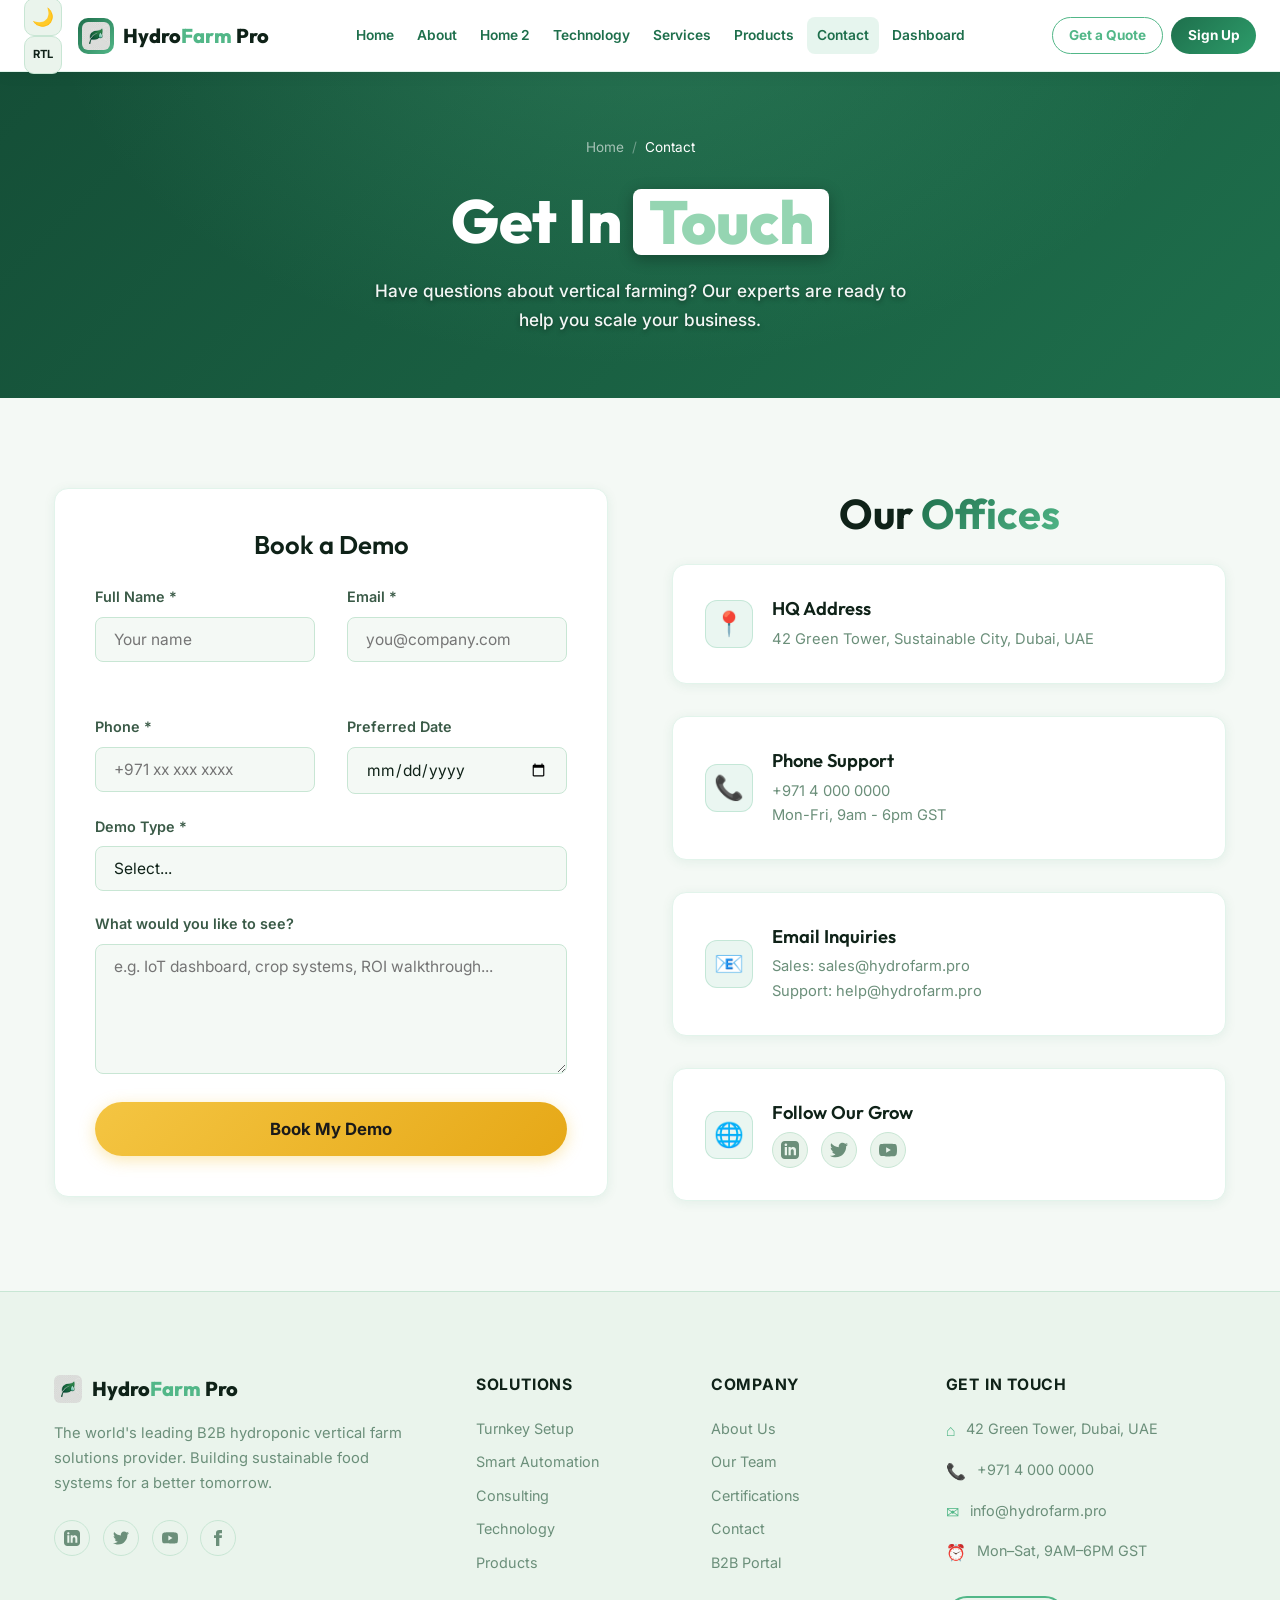
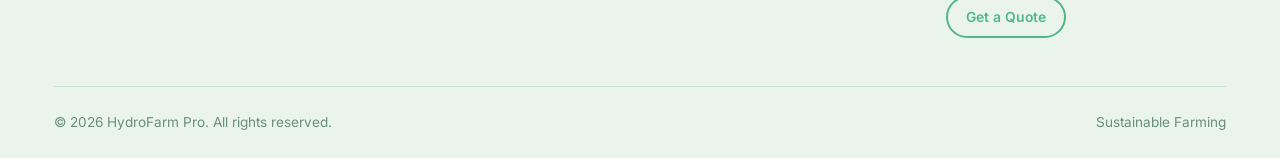
<file: contact.html>
<!DOCTYPE html>
<html lang="en" data-theme="light">
<head>
  <meta charset="UTF-8"/>
  <meta name="viewport" content="width=device-width, initial-scale=1.0"/>
  <title>HydroFarm Pro - Contact &amp; Sales</title>
  <link rel="icon" href="images/logo_leaf.png" type="image/png"/>
  <meta name="description" content="Get in touch with HydroFarm Pro for vertical farming solutions, quotes, and expert consultations."/>
  <link rel="stylesheet" href="css/style.css"/>
  <link rel="stylesheet" href="css/nav.css"/>
</head>
<body>
<!-- NAV -->
<nav class="site-nav" id="site-nav">
  <div class="nav-inner">
    <div class="nav-toggles-left">
      <button class="icon-btn" data-theme-toggle title="Toggle Dark Mode">&#9681;</button>
      <button class="icon-btn" data-rtl-toggle id="rtl-label" title="Toggle RTL">RTL</button>
    </div>
    <a href="index.html" class="nav-logo"><div class="logo-icon"><img src="images/logo_leaf.png" alt="" style="width:28px;height:28px;object-fit:cover;border-radius:6px;"/></div><span class="logo-text">Hydro<span>Farm</span> Pro</span></a>
    <div class="nav-links">
      <a href="index.html" class="nav-link">Home</a>
      <a href="about.html" class="nav-link">About</a><a href="home2.html" class="nav-link">Home 2</a><a href="technology.html" class="nav-link">Technology</a><a href="services.html" class="nav-link">Services</a><a href="products.html" class="nav-link">Products</a><a href="contact.html" class="nav-link">Contact</a><a href="dashboard.html" class="nav-link">Dashboard</a>
    </div>
    <div class="nav-actions">
      
      
      <a href="contact.html" class="nav-quote-btn">Get a Quote</a>
      <a href="signup.html" class="nav-link nav-signup-btn">Sign Up</a>
      <button class="hamburger" id="hamburger" aria-label="Open Menu"><span class="hamburger-line"></span><span class="hamburger-line"></span><span class="hamburger-line"></span></button>
    </div>
  </div>
</nav>
<div class="nav-overlay" id="nav-overlay"></div>
<div class="mobile-menu" id="mobile-menu">
  <div class="mobile-menu-header"><a href="index.html" class="nav-logo"><div class="logo-icon"><img src="images/logo_leaf.png" alt="" style="width:24px;height:24px;object-fit:cover;border-radius:5px;"/></div><span class="logo-text">Hydro<span>Farm</span> Pro</span></a><button class="mobile-close" id="mobile-close">&#10005;</button></div>
  <nav class="mobile-nav-links"><a href="index.html">Home</a><a href="home2.html">Home 2</a><a href="about.html">About</a><a href="technology.html">Technology</a><a href="services.html">Services</a><a href="products.html">Products</a><a href="contact.html">Contact</a><a href="dashboard.html">Dashboard</a></nav>
  <div class="mobile-toggles"><button class="icon-btn" data-theme-toggle>&#9681;</button><button class="icon-btn" data-rtl-toggle>RTL</button></div>
  <div class="mobile-actions"><a href="signup.html" class="btn btn-primary">Sign Up Free</a><a href="contact.html" class="btn btn-outline">Get a Quote</a></div>
</div>

<!-- PAGE HERO -->
<section class="page-hero">
  <div class="container">
    <nav class="breadcrumb"><a href="index.html">Home</a><span>/</span><span style="color:#fff;">Contact</span></nav>
    <h1>Get In <span style="color:var(--accent2)">Touch</span></h1>
    <p>Have questions about vertical farming? Our experts are ready to help you scale your business.</p>
  </div>
</section>

<!-- CONTACT SECTION -->
<section class="section">
  <div class="container">
    <div class="grid-2 contact-grid" style="gap:4rem; align-items:flex-start;">
      <!-- FORM -->
      <div class="reveal">
        <div class="card" style="padding:2.5rem;">
          <h3 style="margin-bottom:1.5rem;">Book a Demo</h3>
          <form id="demo-form">
            <div class="grid-2">
              <div class="form-group"><label class="form-label">Full Name *</label><input type="text" class="form-control" placeholder="Your name" required/></div>
              <div class="form-group"><label class="form-label">Email *</label><input type="email" class="form-control" placeholder="you@company.com" required/></div>
              <div class="form-group"><label class="form-label">Phone *</label><input type="tel" class="form-control" placeholder="+971 xx xxx xxxx" required/></div>
              <div class="form-group"><label class="form-label">Preferred Date</label><input type="date" class="form-control"/></div>
            </div>
            <div class="form-group"><label class="form-label">Demo Type *</label>
              <select class="form-control" required><option value="">Select...</option><option>Online Video Call</option><option>On-site Farm Visit (Dubai)</option><option>On-site Farm Visit (Other City)</option></select></div>
            <div class="form-group"><label class="form-label">What would you like to see?</label><textarea class="form-control" placeholder="e.g. IoT dashboard, crop systems, ROI walkthrough..."></textarea></div>
            <button type="submit" class="btn btn-gold btn-lg" style="width:100%;justify-content:center;">Book My Demo</button>
          </form>
        </div>
      </div>
      
      <!-- INFO -->
      <div class="reveal reveal-delay-2">
        <h2 style="margin-bottom:1.5rem;">Our <span class="text-gradient">Offices</span></h2>
        <div style="display:flex; flex-direction:column; gap:2rem;">
          <div class="card" style="display:flex; gap:1.2rem; align-items:center; text-align:left;">
            <div class="icon-box-sm" style="font-size:1.5rem; margin:0;">📍</div>
            <div>
              <h4 style="margin-bottom:0.4rem;">HQ Address</h4>
              <p style="font-size:0.92rem;color:var(--text-muted);">42 Green Tower, Sustainable City, Dubai, UAE</p>
            </div>
          </div>
          <div class="card" style="display:flex; gap:1.2rem; align-items:center; text-align:left;">
            <div class="icon-box-sm" style="font-size:1.5rem; margin:0;">📞</div>
            <div>
              <h4 style="margin-bottom:0.4rem;">Phone Support</h4>
              <p style="font-size:0.92rem;color:var(--text-muted);">+971 4 000 0000<br/>Mon-Fri, 9am - 6pm GST</p>
            </div>
          </div>
          <div class="card" style="display:flex; gap:1.2rem; align-items:center; text-align:left;">
            <div class="icon-box-sm" style="font-size:1.5rem; margin:0;">📧</div>
            <div>
              <h4 style="margin-bottom:0.4rem;">Email Inquiries</h4>
              <p style="font-size:0.92rem;color:var(--text-muted);">Sales: sales@hydrofarm.pro<br/>Support: help@hydrofarm.pro</p>
            </div>
          </div>
          <div class="card reveal reveal-delay-3" style="display:flex; gap:1.2rem; align-items:center; text-align:left;">
            <div class="icon-box-sm" style="font-size:1.5rem; margin:0;">🌐</div>
            <div>
              <h4 style="margin-bottom:0.4rem;">Follow Our Grow</h4>
              <div class="social-links" style="margin-top:0.5rem; justify-content:flex-start;">
                <a href="#" class="social-link"><svg width="18" height="18" fill="currentColor" viewBox="0 0 24 24"><path d="M19 0h-14c-2.761 0-5 2.239-5 5v14c0 2.761 2.239 5 5 5h14c2.762 0 5-2.239 5-5v-14c0-2.761-2.238-5-5-5zm-11 19h-3v-11h3v11zm-1.5-12.268c-.966 0-1.75-.79-1.75-1.764s.784-1.764 1.75-1.764 1.75.79 1.75 1.764-.783 1.764-1.75 1.764zm13.5 12.268h-3v-5.604c0-3.368-4-3.113-4 0v5.604h-3v-11h3v1.765c1.396-2.586 7-2.777 7 2.476v6.759z"/></svg></a>
                <a href="#" class="social-link"><svg width="18" height="18" fill="currentColor" viewBox="0 0 24 24"><path d="M24 4.557c-.883.392-1.832.656-2.828.775 1.017-.609 1.798-1.574 2.165-2.724-.951.564-2.005.974-3.127 1.195-.897-.957-2.178-1.555-3.594-1.555-3.179 0-5.515 2.966-4.797 6.045-4.091-.205-7.719-2.165-10.148-5.144-1.29 2.213-.669 5.108 1.523 6.574-.806-.026-1.566-.247-2.229-.616-.054 2.281 1.581 4.415 3.949 4.89-.693.188-1.452.232-2.224.084.626 1.956 2.444 3.379 4.6 3.419-2.07 1.623-4.678 2.348-7.29 2.04 2.179 1.397 4.768 2.212 7.548 2.212 9.142 0 14.307-7.721 13.995-14.646.962-.695 1.797-1.562 2.457-2.549z"/></svg></a>
                <a href="#" class="social-link"><svg width="18" height="18" fill="currentColor" viewBox="0 0 24 24"><path d="M23.498 6.186a3.016 3.016 0 0 0-2.122-2.136C19.505 3.5 12 3.5 12 3.5s-7.505 0-9.377.55a3.016 3.016 0 0 0-2.122 2.136C0 8.07 0 12 0 12s0 3.93.501 5.814a3.016 3.016 0 0 0 2.122 2.136c1.871.55 9.377.55 9.377.55s7.505 0 9.377-.55a3.016 3.016 0 0 0 2.122-2.136C24 15.93 24 12 24 12s0-3.93-.502-5.814zM9.545 15.568V8.432L15.818 12l-6.273 3.568z"/></svg></a>
              </div>
            </div>
          </div>
        </div>
      </div>
    </div>
  </div>
</section>

<!-- FOOTER -->
<footer class="site-footer">
  <div class="container">
    <div class="footer-grid">
      <div class="footer-brand">
        <div class="footer-logo">
          <img src="images/logo_leaf.png" alt="HydroFarm Pro" style="width:28px;height:28px;object-fit:cover;border-radius:6px;"/>
          <span class="logo-text">Hydro<span>Farm</span> Pro</span>
        </div>
        <p>The world's leading B2B hydroponic vertical farm solutions provider. Building sustainable food systems for a better tomorrow.</p>
        <div class="social-links" style="margin-top:1.5rem;justify-content:flex-start;">
          <a href="#" class="social-link"><svg width="16" height="16" fill="currentColor" viewBox="0 0 24 24"><path d="M19 0h-14c-2.761 0-5 2.239-5 5v14c0 2.761 2.239 5 5 5h14c2.762 0 5-2.239 5-5v-14c0-2.761-2.238-5-5-5zm-11 19h-3v-11h3v11zm-1.5-12.268c-.966 0-1.75-.79-1.75-1.764s.784-1.764 1.75-1.764 1.75.79 1.75 1.764-.783 1.764-1.75 1.764zm13.5 12.268h-3v-5.604c0-3.368-4-3.113-4 0v5.604h-3v-11h3v1.765c1.396-2.586 7-2.777 7 2.476v6.759z"/></svg></a>
          <a href="#" class="social-link"><svg width="16" height="16" fill="currentColor" viewBox="0 0 24 24"><path d="M24 4.557c-.883.392-1.832.656-2.828.775 1.017-.609 1.798-1.574 2.165-2.724-.951.564-2.005.974-3.127 1.195-.897-.957-2.178-1.555-3.594-1.555-3.179 0-5.515 2.966-4.797 6.045-4.091-.205-7.719-2.165-10.148-5.144-1.29 2.213-.669 5.108 1.523 6.574-.806-.026-1.566-.247-2.229-.616-.054 2.281 1.581 4.415 3.949 4.89-.693.188-1.452.232-2.224.084.626 1.956 2.444 3.379 4.6 3.419-2.07 1.623-4.678 2.348-7.29 2.04 2.179 1.397 4.768 2.212 7.548 2.212 9.142 0 14.307-7.721 13.995-14.646.962-.695 1.797-1.562 2.457-2.549z"/></svg></a>
          <a href="#" class="social-link"><svg width="16" height="16" fill="currentColor" viewBox="0 0 24 24"><path d="M23.498 6.186a3.016 3.016 0 0 0-2.122-2.136C19.505 3.5 12 3.5 12 3.5s-7.505 0-9.377.55a3.016 3.016 0 0 0-2.122 2.136C0 8.07 0 12 0 12s0 3.93.501 5.814a3.016 3.016 0 0 0 2.122 2.136c1.871.55 9.377.55 9.377.55s7.505 0 9.377-.55a3.016 3.016 0 0 0 2.122-2.136C24 15.93 24 12 24 12s0-3.93-.502-5.814zM9.545 15.568V8.432L15.818 12l-6.273 3.568z"/></svg></a>
          <a href="#" class="social-link"><svg width="16" height="16" fill="currentColor" viewBox="0 0 24 24"><path d="M9 8h-3v4h3v12h5v-12h3.642l.358-4h-4v-1.667c0-.955.192-1.333 1.115-1.333h2.885v-5h-3.808c-3.596 0-5.192 1.583-5.192 4.615v3.385z"/></svg></a>
        </div>
      </div>
      <div>
        <div class="footer-heading">Solutions</div>
        <ul class="footer-links">
          <li><a href="services.html">Turnkey Setup</a></li>
          <li><a href="services.html">Smart Automation</a></li>
          <li><a href="services.html">Consulting</a></li>
          <li><a href="technology.html">Technology</a></li>
          <li><a href="products.html">Products</a></li>
        </ul>
      </div>
      <div>
        <div class="footer-heading">Company</div>
        <ul class="footer-links">
          <li><a href="about.html">About Us</a></li>
          <li><a href="about.html">Our Team</a></li>
          <li><a href="about.html">Certifications</a></li>
          <li><a href="contact.html">Contact</a></li>
          <li><a href="dashboard.html">B2B Portal</a></li>
        </ul>
      </div>
      <div>
        <div class="footer-heading">Get In Touch</div>
        <ul class="footer-contact">
          <li><span>&#8962;</span><span>42 Green Tower, Dubai, UAE</span></li>
          <li><span>&#128222;</span><span>+971 4 000 0000</span></li>
          <li><span>&#9993;</span><span>info@hydrofarm.pro</span></li>
          <li><span>&#9200;</span><span>Mon–Sat, 9AM–6PM GST</span></li>
        </ul>
        <a href="contact.html" class="btn btn-outline btn-sm" style="margin-top:1rem;">Get a Quote</a>
      </div>
    </div>
    <div class="footer-bottom">
      <span>&copy; 2026 HydroFarm Pro. All rights reserved.</span>
      <span>Sustainable Farming</span>
    </div>
  </div>
</footer>
<a href="#" class="back-to-top" id="back-to-top" title="Back to Top">&#8679;</a>
<script src="js/main.js"></script>
</body>
</html>
</file>
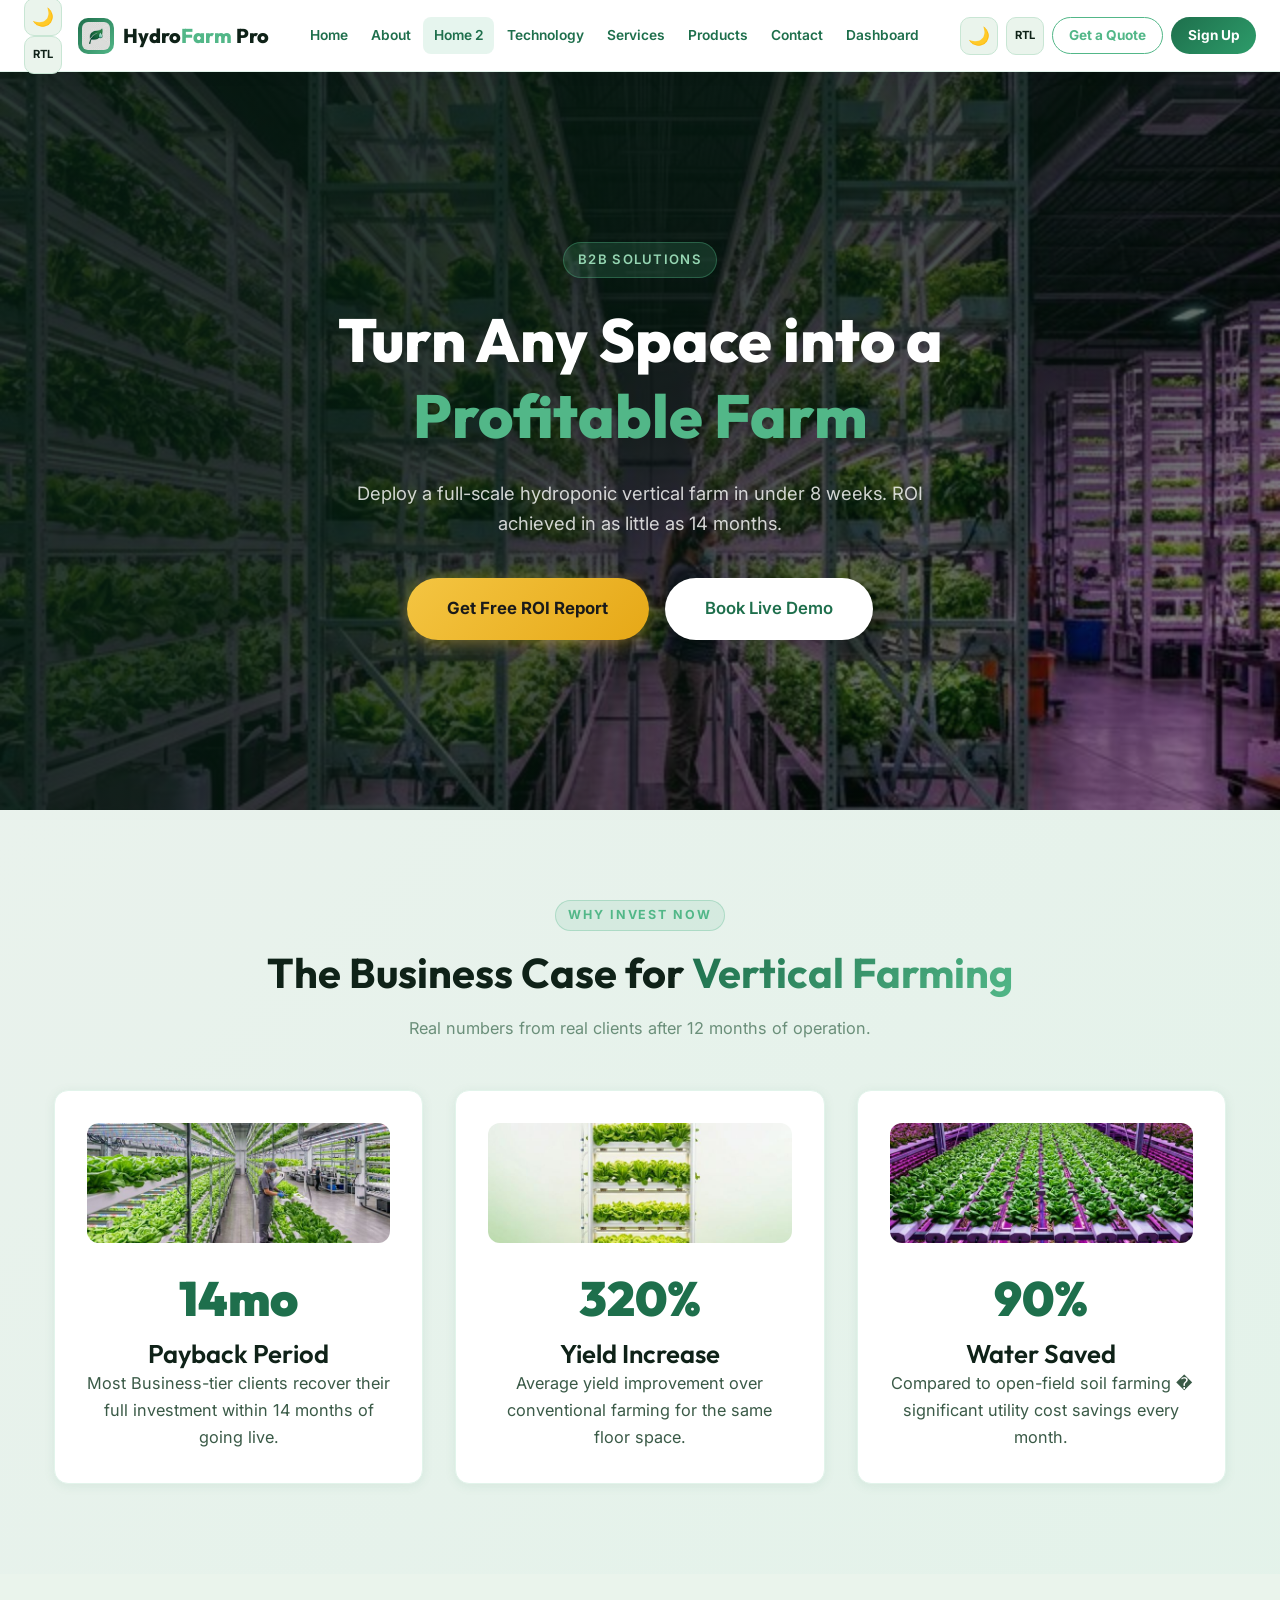
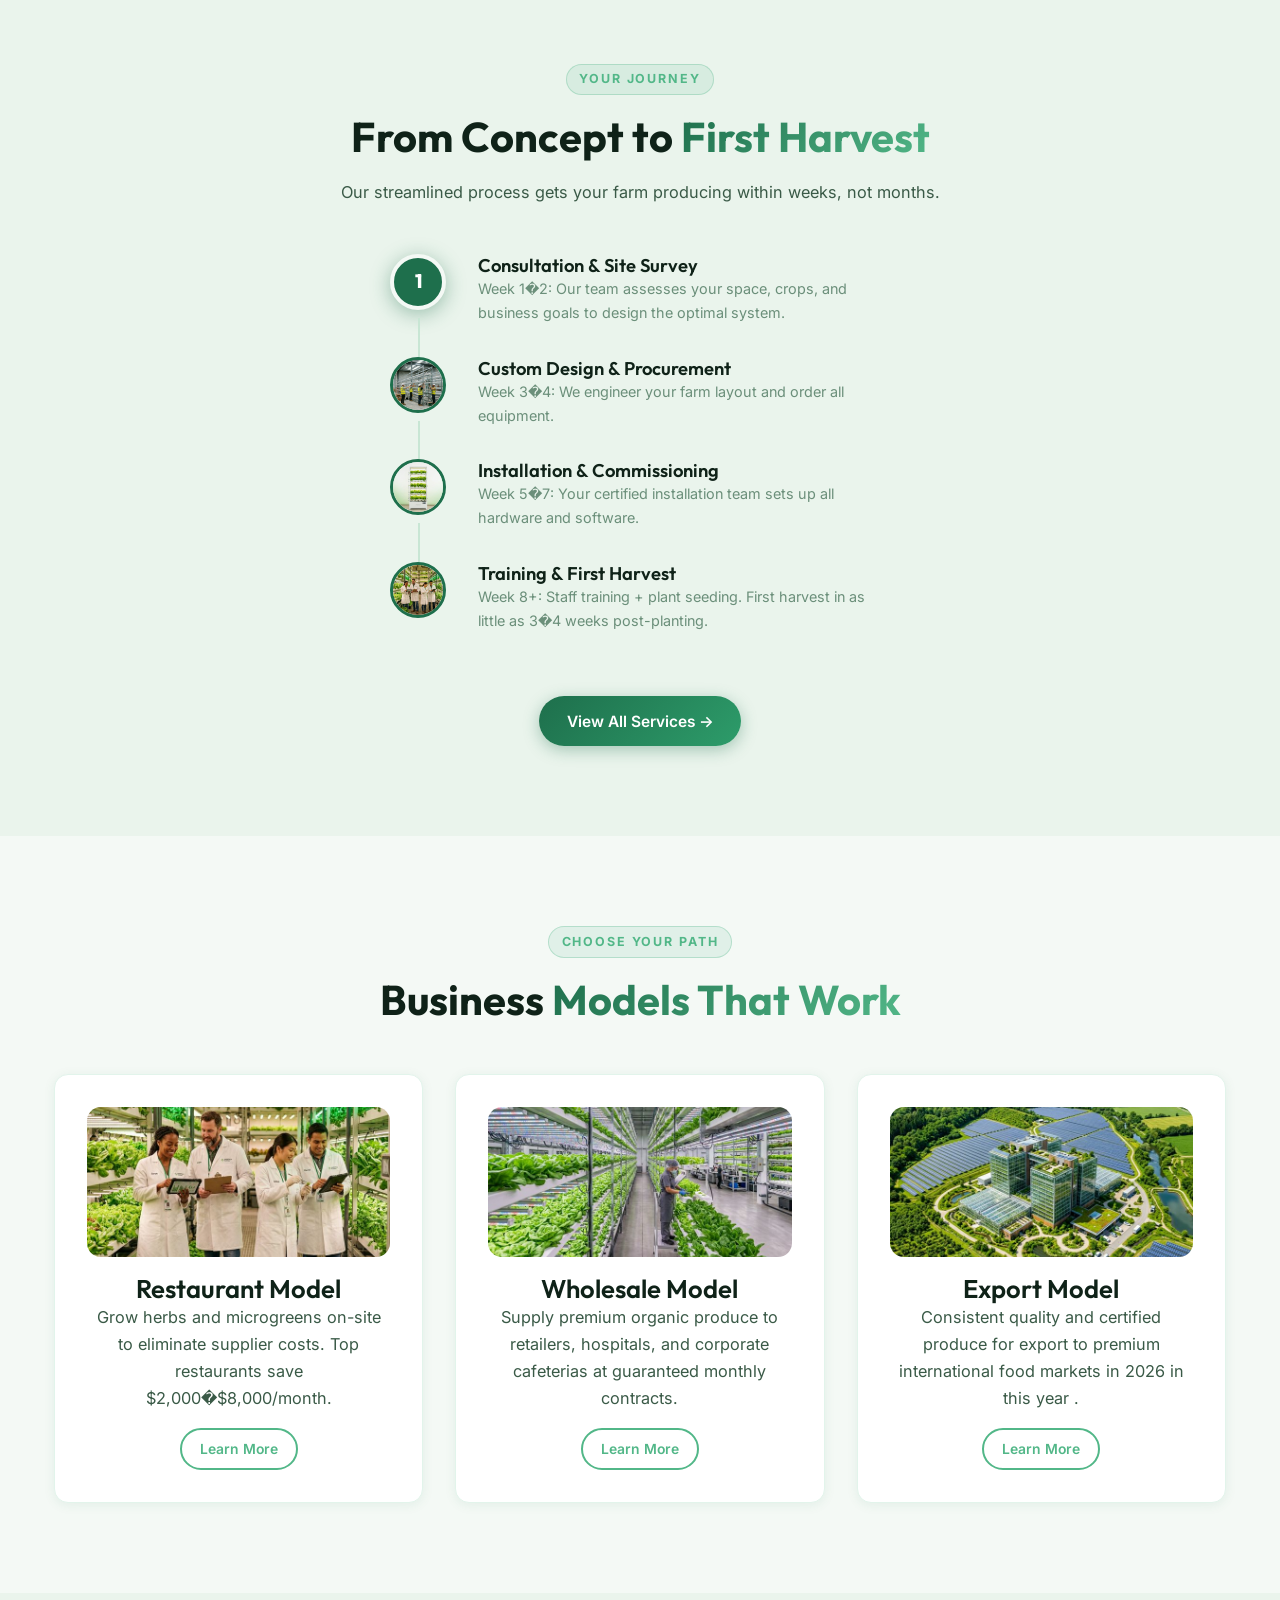
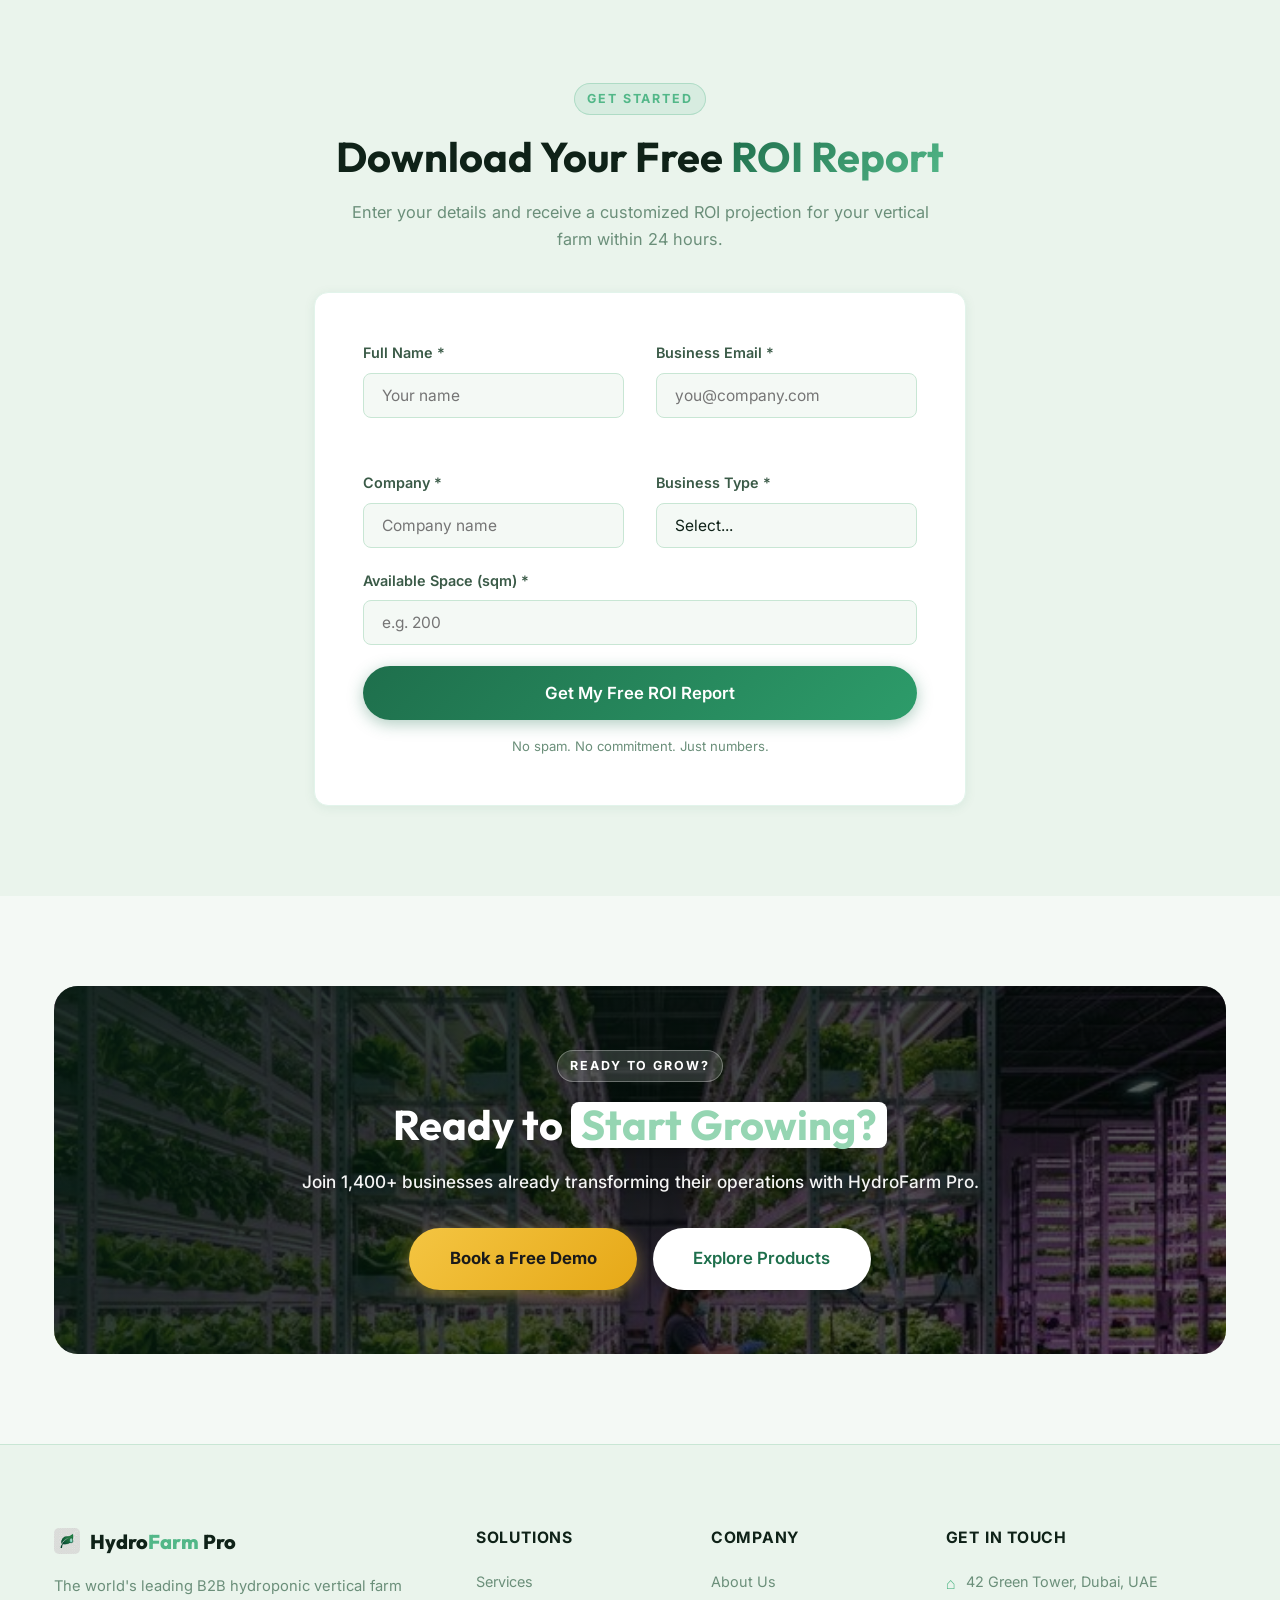
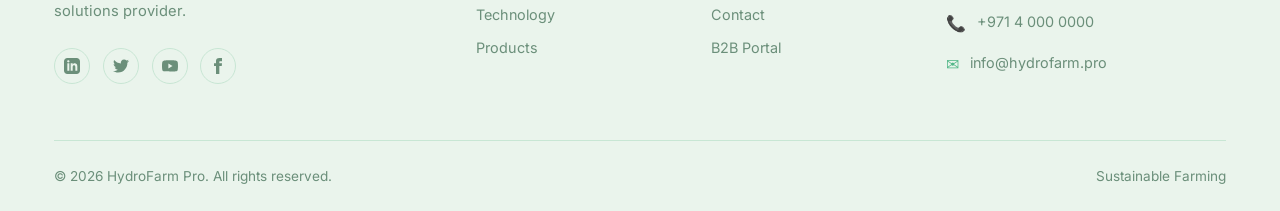
<file: home2.html>
<!DOCTYPE html>
<html lang="en" data-theme="light">
<head>
  <meta charset="UTF-8"/>
  <meta name="viewport" content="width=device-width, initial-scale=1.0"/>
  <title>HydroFarm Pro � Marketing &amp; Lead Generation</title>
  <link rel="icon" href="images/logo_leaf.png" type="image/png"/>
  <meta name="description" content="See the ROI of vertical hydroponic farming, business models, and how to get started quickly with HydroFarm Pro."/>
  <link rel="stylesheet" href="css/style.css"/>
  <link rel="stylesheet" href="css/nav.css"/>
  <style>
    .video-hero { position:relative; min-height:90vh; display:flex; align-items:center; overflow:hidden; }
    .video-hero-bg { position:absolute; inset:0; }
    .video-hero-bg img { width:100%; height:100%; object-fit:cover; display:block; }
    .video-hero-bg::after { content:''; position:absolute; inset:0; background:linear-gradient(135deg,rgba(5,26,16,0.85) 40%,rgba(0,0,0,0.4)); }
    .video-hero .container { position:relative; z-index:2; }
    .roi-icon { width:60px; height:60px; border-radius:14px; object-fit:cover; margin-bottom:1rem; display:block; }
    .timeline-item { display:flex; gap:2rem; align-items:flex-start; padding-bottom:2rem; position:relative; }
    .timeline-item:not(:last-child)::after { content:''; position:absolute; left:28px; top:64px; width:2px; height:calc(100% - 30px); background:var(--border); }
    .timeline-num { width:56px; height:56px; border-radius:50%; background:var(--primary); color:#fff; font-weight:800; font-size:1.2rem; display:flex; align-items:center; justify-content:center; flex-shrink:0; font-family:'Outfit',sans-serif; }
    .timeline-img { width:56px; height:56px; border-radius:50%; object-fit:cover; flex-shrink:0; border:3px solid var(--primary); }
    .biz-card-img { width:100%; height:150px; object-fit:cover; border-radius:14px; margin-bottom:1rem; }
  </style>
</head>
<body>
<!-- NAV -->
<nav class="site-nav" id="site-nav">
  <div class="nav-inner">
    <div class="nav-toggles-left">
      <button class="icon-btn" data-theme-toggle title="Toggle Dark Mode">&#9681;</button>
      <button class="icon-btn" data-rtl-toggle id="rtl-label" title="Toggle RTL">RTL</button>
    </div>
    <a href="index.html" class="nav-logo"><div class="logo-icon"><img src="images/logo_leaf.png" alt="" style="width:28px;height:28px;object-fit:cover;border-radius:6px;"/></div><span class="logo-text">Hydro<span>Farm</span> Pro</span></a>
    <div class="nav-links"><a href="index.html" class="nav-link">Home</a>
      <a href="about.html" class="nav-link">About</a><a href="home2.html" class="nav-link">Home 2</a><a href="technology.html" class="nav-link">Technology</a><a href="services.html" class="nav-link">Services</a><a href="products.html" class="nav-link">Products</a><a href="contact.html" class="nav-link">Contact</a><a href="dashboard.html" class="nav-link">Dashboard</a></div>
    <div class="nav-actions"><button class="icon-btn" data-theme-toggle>&#9681;</button><button class="icon-btn" data-rtl-toggle id="rtl-label">RTL</button><a href="contact.html" class="nav-quote-btn">Get a Quote</a>
      <a href="signup.html" class="nav-link nav-signup-btn">Sign Up</a><button class="hamburger" id="hamburger"><span class="hamburger-line"></span><span class="hamburger-line"></span><span class="hamburger-line"></span></button></div>
  </div>
</nav>
<div class="nav-overlay" id="nav-overlay"></div>
<div class="mobile-menu" id="mobile-menu">
  <div class="mobile-menu-header"><a href="index.html" class="nav-logo"><div class="logo-icon"><img src="images/logo_leaf.png" alt="" style="width:24px;height:24px;object-fit:cover;border-radius:5px;"/></div><span class="logo-text">Hydro<span>Farm</span> Pro</span></a><button class="mobile-close" id="mobile-close">&#10005;</button></div>
  <nav class="mobile-nav-links"><a href="index.html">Home</a><a href="home2.html">Home 2</a><a href="about.html">About</a><a href="technology.html">Technology</a><a href="services.html">Services</a><a href="products.html">Products</a><a href="contact.html">Contact</a><a href="dashboard.html">Dashboard</a></nav>
  <div class="mobile-toggles"><button class="icon-btn" data-theme-toggle>&#9681;</button><button class="icon-btn" data-rtl-toggle>RTL</button></div>
  <div class="mobile-actions"><a href="signup.html" class="btn btn-primary">Sign Up Free</a><a href="contact.html" class="btn btn-outline">Get a Quote</a></div>
</div>

<!-- VIDEO HERO -->
<section class="video-hero text-center" style="padding-top:var(--nav-height);">
  <div class="video-hero-bg">
    <img src="images/hero_vertical_farm.png" alt="Hydroponic vertical farm interior"/>
  </div>
  <div class="container" style="display:flex; justify-content:center;">
    <div style="max-width:800px;" class="animate-fadeUp">
      <div class="hero-badge">B2B Solutions</div>
      <h1 style="color:#fff;font-size:clamp(2rem,5vw,3.8rem);margin-bottom:1.5rem;">Turn Any Space into a <span style="color:var(--accent)">Profitable Farm</span></h1>
      <p style="color:rgba(255,255,255,0.8);font-size:1.15rem;margin-bottom:2.5rem;max-width:640px;margin-left:auto;margin-right:auto;">Deploy a full-scale hydroponic vertical farm in under 8 weeks. ROI achieved in as little as 14 months.</p>
      <div class="hero-btns">
        <a href="contact.html" class="btn btn-gold btn-lg">Get Free ROI Report</a>
        <a href="contact.html" class="btn btn-light btn-lg">Book Live Demo</a>
      </div>
    </div>
  </div>
</section>

<!-- ROI HIGHLIGHTS -->
<section class="section position-relative" style="background: linear-gradient(135deg, rgba(30,111,76,0.05), rgba(82,183,136,0.1));">
  <div class="container">
    <div class="text-center reveal">
      <div class="section-label">Why Invest Now</div>
      <h2 class="section-title">The Business Case for <span class="text-gradient">Vertical Farming</span></h2>
      <p class="section-sub">Real numbers from real clients after 12 months of operation.</p>
    </div>
    <div class="grid-3" style="margin-top:3rem;">
      <div class="card reveal reveal-delay-1" style="text-align:center;">
        <img src="images/hero_farm_overview.png" alt="High ROI farming" class="roi-icon" style="width:100%;height:120px;object-fit:cover;border-radius:12px;margin-bottom:1rem;"/>
        <div style="font-family:'Outfit',sans-serif;font-size:3rem;font-weight:900;color:var(--primary);">14mo</div>
        <h3>Payback Period</h3>
        <p>Most Business-tier clients recover their full investment within 14 months of going live.</p>
      </div>
      <div class="card reveal reveal-delay-2" style="text-align:center;">
        <img src="images/product_tower.png" alt="320% yield increase" class="roi-icon" style="width:100%;height:120px;object-fit:cover;border-radius:12px;margin-bottom:1rem;"/>
        <div style="font-family:'Outfit',sans-serif;font-size:3rem;font-weight:900;color:var(--primary);">320%</div>
        <h3>Yield Increase</h3>
        <p>Average yield improvement over conventional farming for the same floor space.</p>
      </div>
      <div class="card reveal reveal-delay-3" style="text-align:center;">
        <img src="images/tech_led.png" alt="90% water savings" class="roi-icon" style="width:100%;height:120px;object-fit:cover;border-radius:12px;margin-bottom:1rem;"/>
        <div style="font-family:'Outfit',sans-serif;font-size:3rem;font-weight:900;color:var(--primary);">90%</div>
        <h3>Water Saved</h3>
        <p>Compared to open-field soil farming � significant utility cost savings every month.</p>
      </div>
    </div>
  </div>
</section>

<!-- SETUP TIMELINE -->
<section class="section section-alt">
  <div class="container">
    <div style="display:flex;flex-direction:column;align-items:center;">
      <div class="reveal text-center">
        <div class="section-label">Your Journey</div>
        <h2 class="section-title">From Concept to <span class="text-gradient">First Harvest</span></h2>
        <p style="margin-bottom:3rem;max-width:600px;margin-left:auto;margin-right:auto;">Our streamlined process gets your farm producing within weeks, not months.</p>
        
        <div style="max-width:500px;margin:0 auto;text-align:left;">
          <div class="timeline-item">
            <div class="timeline-num" style="margin:0;">1</div>
            <div><h4>Consultation &amp; Site Survey</h4><p style="font-size:0.9rem;color:var(--text-muted);">Week 1�2: Our team assesses your space, crops, and business goals to design the optimal system.</p></div>
          </div>
          <div class="timeline-item">
            <img src="images/service_turnkey.png" alt="Design" class="timeline-img" style="margin:0;"/>
            <div><h4>Custom Design &amp; Procurement</h4><p style="font-size:0.9rem;color:var(--text-muted);">Week 3�4: We engineer your farm layout and order all equipment.</p></div>
          </div>
          <div class="timeline-item">
            <img src="images/product_tower.png" alt="Installation" class="timeline-img" style="margin:0;"/>
            <div><h4>Installation &amp; Commissioning</h4><p style="font-size:0.9rem;color:var(--text-muted);">Week 5�7: Your certified installation team sets up all hardware and software.</p></div>
          </div>
          <div class="timeline-item">
            <img src="images/about_team.png" alt="Training" class="timeline-img" style="margin:0;"/>
            <div><h4>Training &amp; First Harvest</h4><p style="font-size:0.9rem;color:var(--text-muted);">Week 8+: Staff training + plant seeding. First harvest in as little as 3�4 weeks post-planting.</p></div>
          </div>
        </div>
        <div style="text-align:center;margin-top:2rem;">
          <a href="services.html" class="btn btn-primary">View All Services &rarr;</a>
        </div>
      </div>
    </div>
  </div>
</section>

<!-- BUSINESS MODELS -->
<section class="section">
  <div class="container">
    <div class="text-center reveal">
      <div class="section-label">Choose Your Path</div>
      <h2 class="section-title">Business <span class="text-gradient">Models That Work</span></h2>
    </div>
    <div class="grid-3" style="margin-top:3rem;">
      <div class="card reveal reveal-delay-1">
        <img src="images/about_team.png" alt="Direct-to-consumer model" class="biz-card-img"/>
        <h3>Restaurant Model</h3>
        <p>Grow herbs and microgreens on-site to eliminate supplier costs. Top restaurants save $2,000�$8,000/month.</p>
        <a href="contact.html" class="btn btn-outline btn-sm" style="margin-top:1rem;">Learn More</a>
      </div>
      <div class="card reveal reveal-delay-2">
        <img src="images/hero_farm_overview.png" alt="Wholesale distribution model" class="biz-card-img"/>
        <h3>Wholesale Model</h3>
        <p>Supply premium organic produce to retailers, hospitals, and corporate cafeterias at guaranteed monthly contracts.</p>
        <a href="contact.html" class="btn btn-outline btn-sm" style="margin-top:1rem;">Learn More</a>
      </div>
      <div class="card reveal reveal-delay-3">
        <img src="images/about_sustainability.png" alt="Export business model" class="biz-card-img"/>
        <h3>Export Model</h3>
        <p>Consistent quality and certified produce for export to premium international food markets in 2026 in this year .</p>
        <a href="contact.html" class="btn btn-outline btn-sm" style="margin-top:1rem;">Learn More</a>
      </div>
    </div>
  </div>
</section>

<!-- LEAD CAPTURE -->
<section class="section section-alt">
  <div class="container" style="max-width:700px;">
    <div class="text-center reveal">
      <div class="section-label">Get Started</div>
      <h2 class="section-title">Download Your Free <span class="text-gradient">ROI Report</span></h2>
      <p class="section-sub">Enter your details and receive a customized ROI projection for your vertical farm within 24 hours.</p>
    </div>
    <div class="card reveal" style="padding:3rem;margin-top:2.5rem;">
      <form data-validate>
        <div class="grid-2">
          <div class="form-group"><label class="form-label">Full Name *</label><input type="text" class="form-control" placeholder="Your name" required/></div>
          <div class="form-group"><label class="form-label">Business Email *</label><input type="email" class="form-control" placeholder="you@company.com" required/></div>
          <div class="form-group"><label class="form-label">Company *</label><input type="text" class="form-control" placeholder="Company name" required/></div>
          <div class="form-group"><label class="form-label">Business Type *</label>
            <select class="form-control" required><option value="">Select...</option><option>Restaurant / Hotel</option><option>Supermarket / Retail</option><option>Export Business</option><option>Agri Startup</option><option>Government</option></select></div>
        </div>
        <div class="form-group"><label class="form-label">Available Space (sqm) *</label><input type="number" class="form-control" placeholder="e.g. 200" required/></div>
        <button type="submit" class="btn btn-primary btn-lg" style="width:100%;justify-content:center;">Get My Free ROI Report</button>
        <p style="text-align:center;font-size:0.82rem;color:var(--text-muted);margin-top:1rem;">No spam. No commitment. Just numbers.</p>
      </form>
    </div>
  </div>
</section>

<!-- CTA -->
<section class="section">
  <div class="container">
    <div class="cta-banner bg-image reveal" style="background-image: url('images/hero_vertical_farm.png');">
      <div class="section-label" style="color:#fff;background:rgba(255,255,255,0.15);border-color:rgba(255,255,255,0.3);">Ready to Grow?</div>
      <h2>Ready to <span style="color:var(--accent2)">Start Growing?</span></h2>
      <p>Join 1,400+ businesses already transforming their operations with HydroFarm Pro.</p>
      <div class="cta-btns">
        <a href="contact.html" class="btn btn-gold btn-lg">Book a Free Demo</a>
        <a href="products.html" class="btn btn-light btn-lg">Explore Products</a>
      </div>
    </div>
  </div>
</section>

<!-- FOOTER -->
<footer class="site-footer">
  <div class="container">
    <div class="footer-grid">
      <div class="footer-brand"><div class="footer-logo"><img src="images/logo_leaf.png" alt="" style="width:26px;height:26px;object-fit:cover;border-radius:5px;"/> <span class="logo-text">Hydro<span>Farm</span> Pro</span></div><p>The world's leading B2B hydroponic vertical farm solutions provider.</p>        <div class="social-links" style="margin-top:1.5rem;justify-content:flex-start;">
          <a href="#" class="social-link"><svg width="16" height="16" fill="currentColor" viewBox="0 0 24 24"><path d="M19 0h-14c-2.761 0-5 2.239-5 5v14c0 2.761 2.239 5 5 5h14c2.762 0 5-2.239 5-5v-14c0-2.761-2.238-5-5-5zm-11 19h-3v-11h3v11zm-1.5-12.268c-.966 0-1.75-.79-1.75-1.764s.784-1.764 1.75-1.764 1.75.79 1.75 1.764-.783 1.764-1.75 1.764zm13.5 12.268h-3v-5.604c0-3.368-4-3.113-4 0v5.604h-3v-11h3v1.765c1.396-2.586 7-2.777 7 2.476v6.759z"/></svg></a>
          <a href="#" class="social-link"><svg width="16" height="16" fill="currentColor" viewBox="0 0 24 24"><path d="M24 4.557c-.883.392-1.832.656-2.828.775 1.017-.609 1.798-1.574 2.165-2.724-.951.564-2.005.974-3.127 1.195-.897-.957-2.178-1.555-3.594-1.555-3.179 0-5.515 2.966-4.797 6.045-4.091-.205-7.719-2.165-10.148-5.144-1.29 2.213-.669 5.108 1.523 6.574-.806-.026-1.566-.247-2.229-.616-.054 2.281 1.581 4.415 3.949 4.89-.693.188-1.452.232-2.224.084.626 1.956 2.444 3.379 4.6 3.419-2.07 1.623-4.678 2.348-7.29 2.04 2.179 1.397 4.768 2.212 7.548 2.212 9.142 0 14.307-7.721 13.995-14.646.962-.695 1.797-1.562 2.457-2.549z"/></svg></a>
          <a href="#" class="social-link"><svg width="16" height="16" fill="currentColor" viewBox="0 0 24 24"><path d="M23.498 6.186a3.016 3.016 0 0 0-2.122-2.136C19.505 3.5 12 3.5 12 3.5s-7.505 0-9.377.55a3.016 3.016 0 0 0-2.122 2.136C0 8.07 0 12 0 12s0 3.93.501 5.814a3.016 3.016 0 0 0 2.122 2.136c1.871.55 9.377.55 9.377.55s7.505 0 9.377-.55a3.016 3.016 0 0 0 2.122-2.136C24 15.93 24 12 24 12s0-3.93-.502-5.814zM9.545 15.568V8.432L15.818 12l-6.273 3.568z"/></svg></a>
          <a href="#" class="social-link"><svg width="16" height="16" fill="currentColor" viewBox="0 0 24 24"><path d="M9 8h-3v4h3v12h5v-12h3.642l.358-4h-4v-1.667c0-.955.192-1.333 1.115-1.333h2.885v-5h-3.808c-3.596 0-5.192 1.583-5.192 4.615v3.385z"/></svg></a>
        </div></div>
      <div><div class="footer-heading">Solutions</div><ul class="footer-links"><li><a href="services.html">Services</a></li><li><a href="technology.html">Technology</a></li><li><a href="products.html">Products</a></li></ul></div>
      <div><div class="footer-heading">Company</div><ul class="footer-links"><li><a href="about.html">About Us</a></li><li><a href="contact.html">Contact</a></li><li><a href="dashboard.html">B2B Portal</a></li></ul></div>
      <div><div class="footer-heading">Get In Touch</div>        <ul class="footer-contact">
          <li><span>&#8962;</span><span>42 Green Tower, Dubai, UAE</span></li>
          <li><span>&#128222;</span><span>+971 4 000 0000</span></li>
          <li><span>&#9993;</span><span>info@hydrofarm.pro</span></li>
        </ul></div>
    </div>
    <div class="footer-bottom"><span>&copy; 2026 HydroFarm Pro. All rights reserved.</span><span>Sustainable Farming</span></div>
  </div>
</footer>
<a href="#" class="back-to-top" id="back-to-top">&#8679;</a>
<script src="js/main.js"></script>
</body>
</html>
</file>
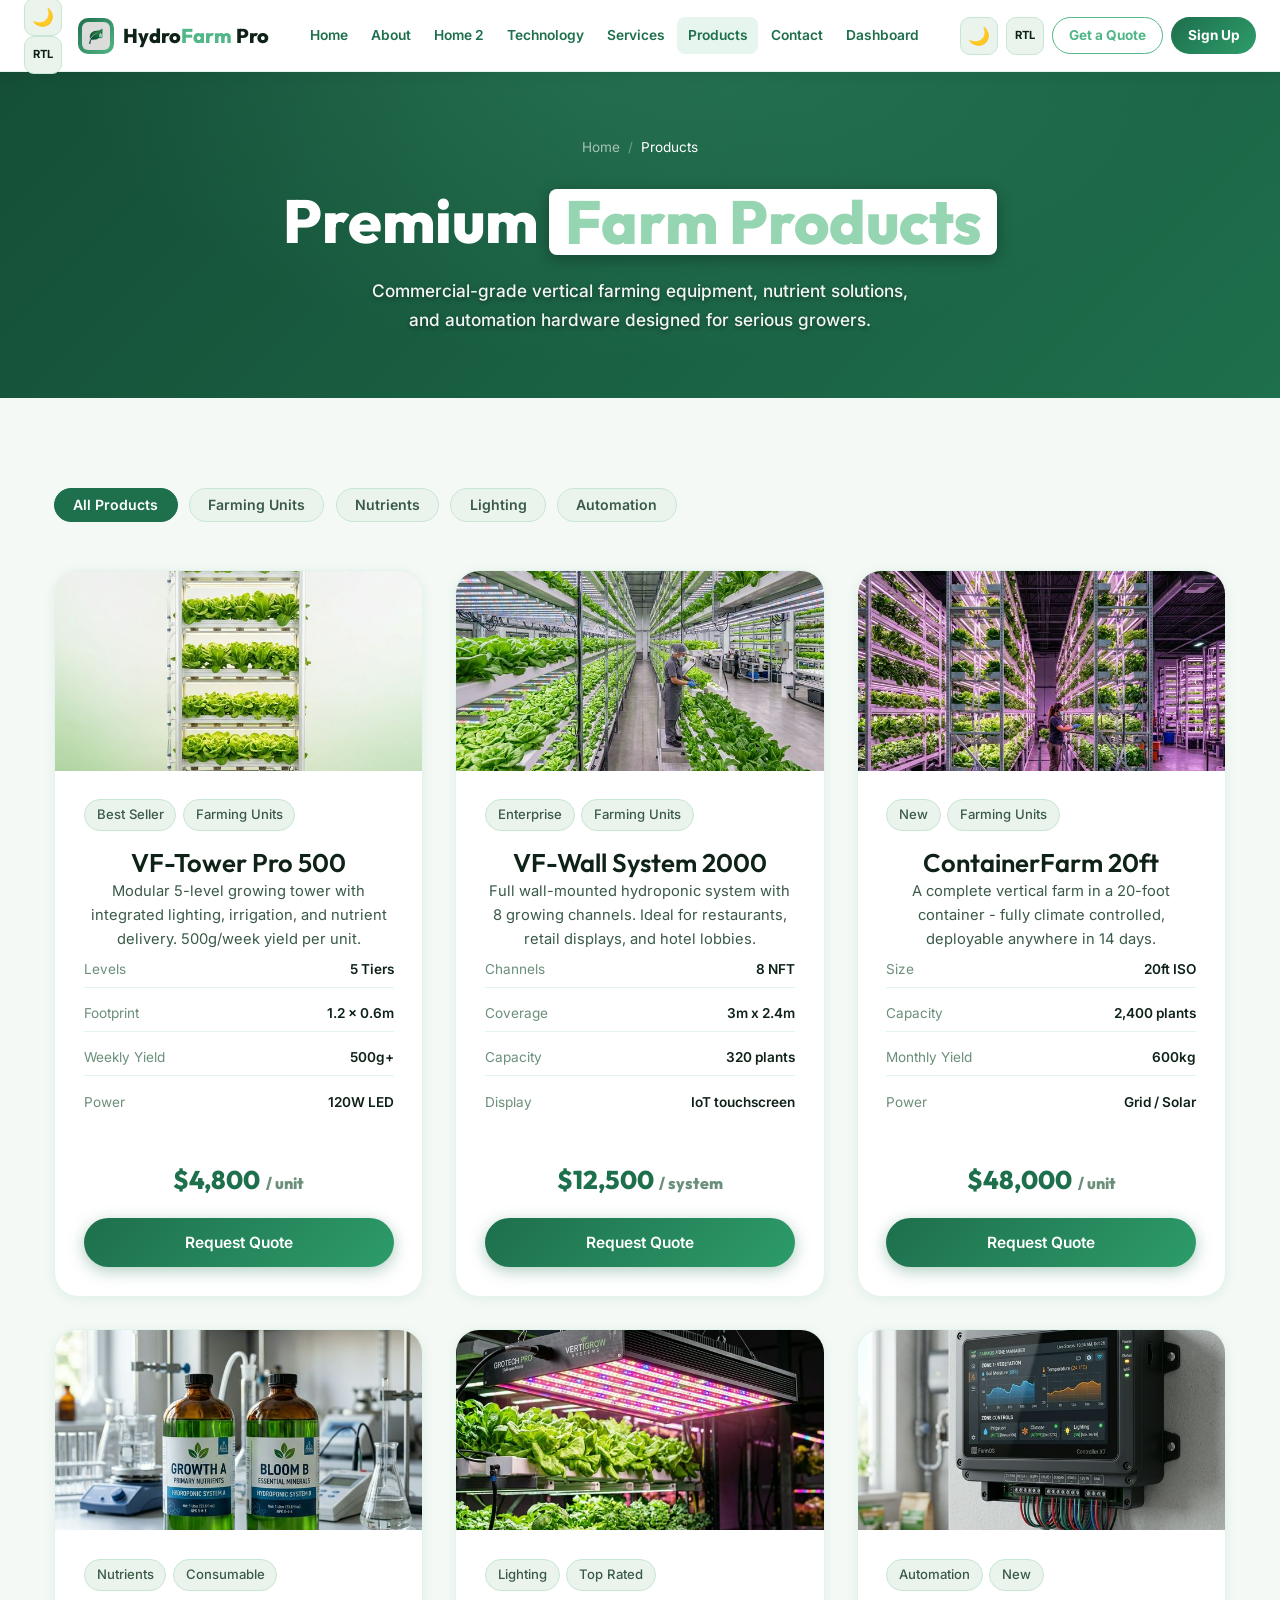
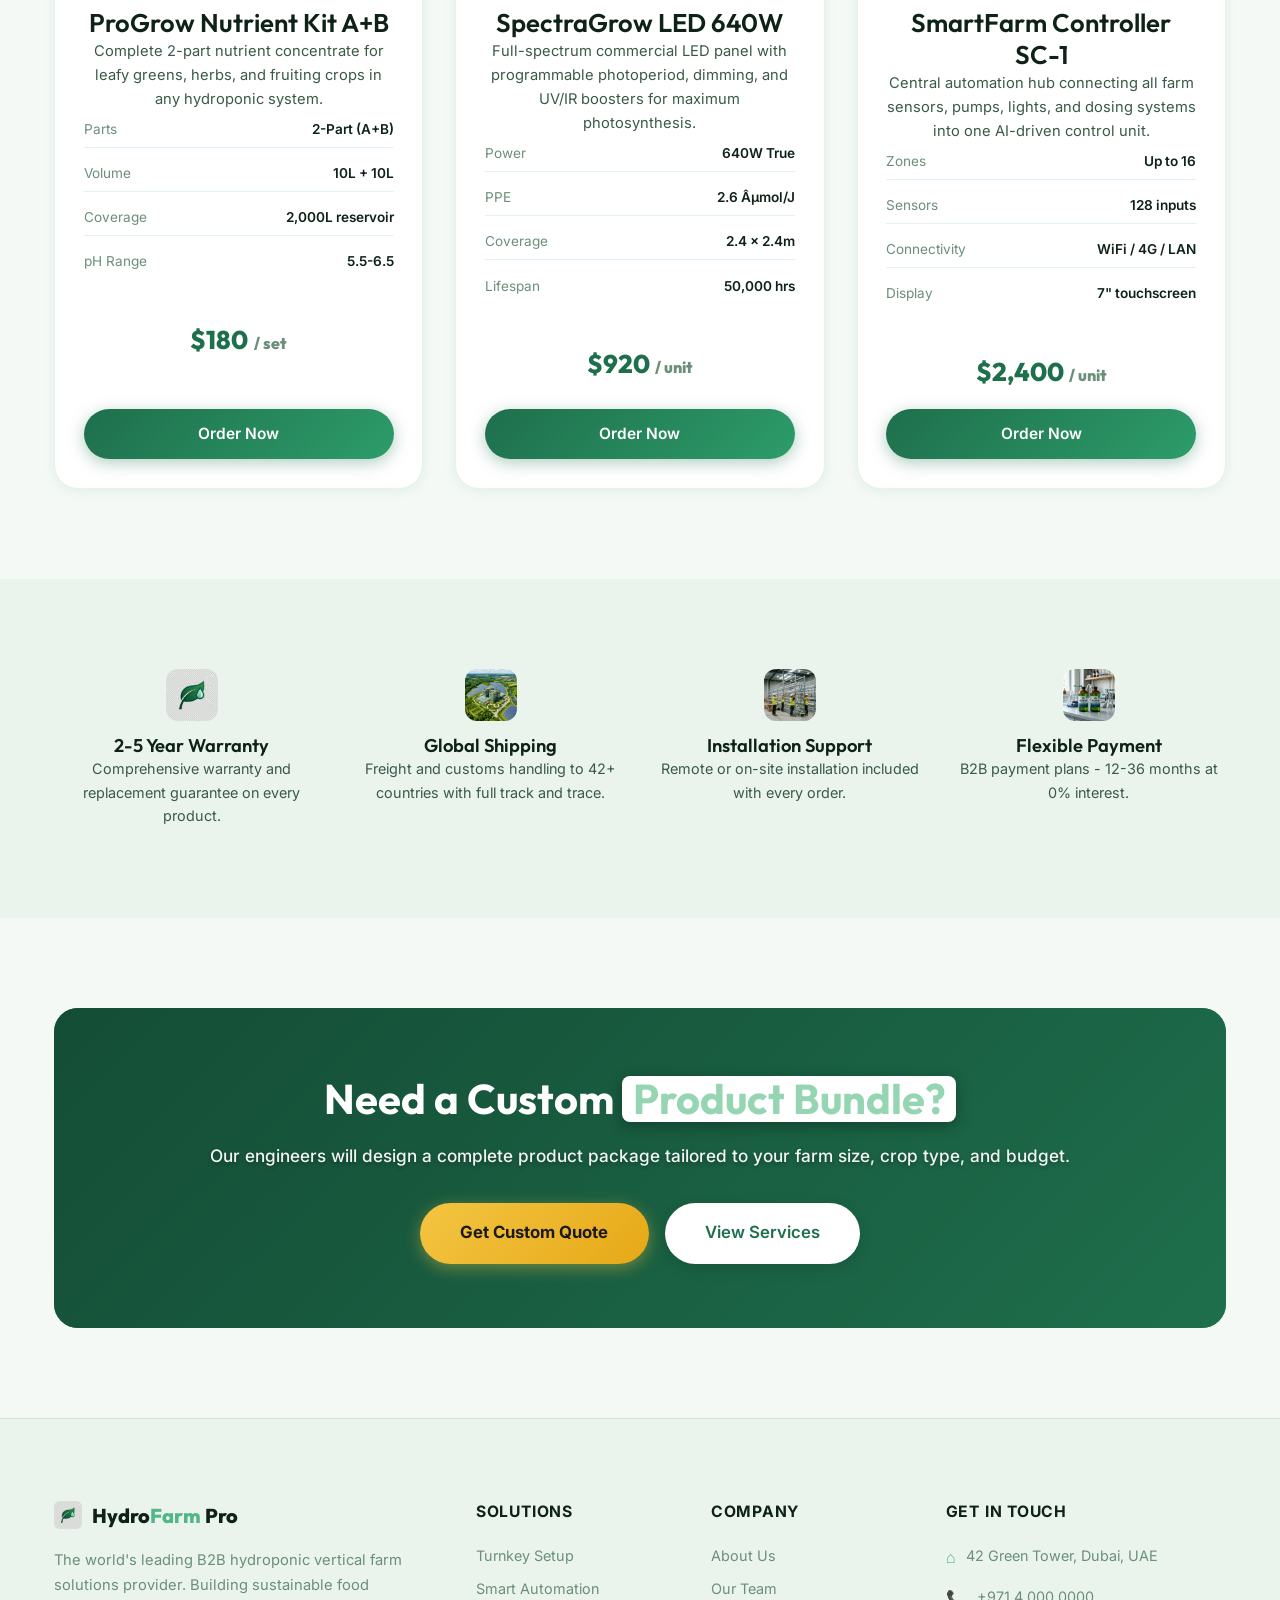
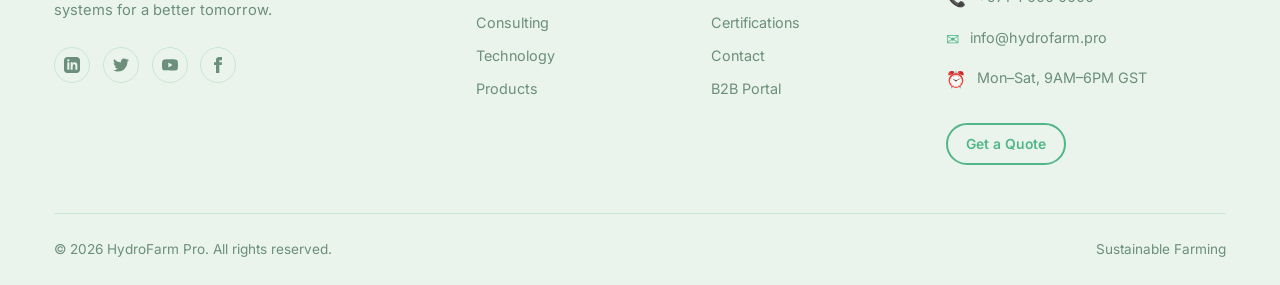
<file: products.html>
<!DOCTYPE html>
<html lang="en" data-theme="light">
<head>
  <meta charset="UTF-8"/>
  <meta name="viewport" content="width=device-width, initial-scale=1.0"/>
  <title>HydroFarm Pro - Products</title>
  <link rel="icon" href="images/logo_leaf.png" type="image/png"/>
  <meta name="description" content="Commercial vertical farming units, nutrient solutions, LED grow lights, and automation systems from HydroFarm Pro."/>
  <link rel="stylesheet" href="css/style.css"/>
  <link rel="stylesheet" href="css/nav.css"/>
  <style>
    .product-card { background:var(--bg-card); border-radius:var(--radius-lg); border:1px solid var(--border-light); overflow:hidden; box-shadow:var(--shadow-card); transition:transform 0.3s,box-shadow 0.3s; display:flex; flex-direction:column; height:100%; }
    .product-card:hover { transform:translateY(-8px); box-shadow:var(--shadow-lg); }
    .product-img { width:100%; height:200px; object-fit:cover; display:block; flex-shrink:0; }
    .product-body { padding:1.8rem; display:flex; flex-direction:column; flex-grow:1; }
    .product-body > .btn { margin-top:auto; }
    .product-tags { display:flex; gap:0.4rem; flex-wrap:wrap; margin-bottom:1rem; }
    .product-price { font-family:'Outfit',sans-serif; font-size:1.6rem; font-weight:800; color:var(--primary); margin:1rem 0; display:flex; justify-content:center; align-items:baseline; gap:0.35rem; }
    [data-theme="dark"] .product-price { color:var(--accent); }
    .product-price sub { font-size:1rem; color:var(--text-muted); vertical-align: baseline; }
    .product-specs { display:flex; flex-direction:column; gap:0.5rem; margin-bottom:1.5rem; }
    .product-spec-row { display:flex; justify-content:space-between; font-size:0.85rem; padding:0.4rem 0; border-bottom:1px solid var(--border-light); }
    .product-spec-row:last-child { border-bottom:none; }
    .spec-label { color:var(--text-muted); }
    .spec-value { font-weight:600; color:var(--text-primary); }
    .filter-bar { display:flex; gap:0.7rem; flex-wrap:wrap; margin-bottom:3rem; }
    .filter-btn { padding:0.5em 1.3em; border-radius:50px; font-size:0.88rem; font-weight:600; background:var(--bg-alt); border:1.5px solid var(--border); color:var(--text-secondary); cursor:pointer; transition:all 0.2s; }
    .filter-btn.active, .filter-btn:hover { background:var(--primary); color:#fff; border-color:var(--primary); }
    .feature-icon-img { width:52px; height:52px; border-radius:12px; object-fit:cover; margin:0 auto 0.8rem; display:block; }
  </style>
</head>
<body>
<!-- NAV -->
<nav class="site-nav" id="site-nav">
  <div class="nav-inner">
    <div class="nav-toggles-left">
      <button class="icon-btn" data-theme-toggle title="Toggle Dark Mode">&#9681;</button>
      <button class="icon-btn" data-rtl-toggle id="rtl-label" title="Toggle RTL">RTL</button>
    </div>
    <a href="index.html" class="nav-logo"><div class="logo-icon"><img src="images/logo_leaf.png" alt="" style="width:28px;height:28px;object-fit:cover;border-radius:6px;"/></div><span class="logo-text">Hydro<span>Farm</span> Pro</span></a>
    <div class="nav-links"><a href="index.html" class="nav-link">Home</a>
      <a href="about.html" class="nav-link">About</a><a href="home2.html" class="nav-link">Home 2</a><a href="technology.html" class="nav-link">Technology</a><a href="services.html" class="nav-link">Services</a><a href="products.html" class="nav-link">Products</a><a href="contact.html" class="nav-link">Contact</a><a href="dashboard.html" class="nav-link">Dashboard</a></div>
    <div class="nav-actions"><button class="icon-btn" data-theme-toggle>&#9681;</button><button class="icon-btn" data-rtl-toggle id="rtl-label">RTL</button><a href="contact.html" class="nav-quote-btn">Get a Quote</a>
      <a href="signup.html" class="nav-link nav-signup-btn">Sign Up</a><button class="hamburger" id="hamburger"><span class="hamburger-line"></span><span class="hamburger-line"></span><span class="hamburger-line"></span></button></div>
  </div>
</nav>
<div class="nav-overlay" id="nav-overlay"></div>
<div class="mobile-menu" id="mobile-menu">
  <div class="mobile-menu-header"><a href="index.html" class="nav-logo"><div class="logo-icon"><img src="images/logo_leaf.png" alt="" style="width:24px;height:24px;object-fit:cover;border-radius:5px;"/></div><span class="logo-text">Hydro<span>Farm</span> Pro</span></a><button class="mobile-close" id="mobile-close">&#10005;</button></div>
  <nav class="mobile-nav-links"><a href="index.html">Home</a><a href="home2.html">Home 2</a><a href="about.html">About</a><a href="technology.html">Technology</a><a href="services.html">Services</a><a href="products.html">Products</a><a href="contact.html">Contact</a><a href="dashboard.html">Dashboard</a></nav>
  <div class="mobile-toggles"><button class="icon-btn" data-theme-toggle>&#9681;</button><button class="icon-btn" data-rtl-toggle>RTL</button></div>
  <div class="mobile-actions"><a href="signup.html" class="btn btn-primary">Sign Up Free</a><a href="contact.html" class="btn btn-outline">Get a Quote</a></div>
</div>

<!-- PAGE HERO -->
<section class="page-hero">
  <div class="container">
    <nav class="breadcrumb"><a href="index.html">Home</a><span>/</span><span style="color:#fff;">Products</span></nav>
    <h1>Premium <span style="color:var(--accent2)">Farm Products</span></h1>
    <p>Commercial-grade vertical farming equipment, nutrient solutions, and automation hardware designed for serious growers.</p>
  </div>
</section>

<!-- PRODUCTS -->
<section class="section">
  <div class="container">
    <div class="filter-bar reveal">
      <button class="filter-btn active">All Products</button>
      <button class="filter-btn">Farming Units</button>
      <button class="filter-btn">Nutrients</button>
      <button class="filter-btn">Lighting</button>
      <button class="filter-btn">Automation</button>
    </div>

    <div class="grid-3 reveal">
      <!-- Tower -->
      <div class="product-card">
        <img src="images/product_tower.png" alt="VF-Tower Pro 500 vertical farming tower unit" class="product-img"/>
        <div class="product-body">
          <div class="product-tags"><span class="tag">Best Seller</span><span class="tag">Farming Units</span></div>
          <h3>VF-Tower Pro 500</h3>
          <p style="font-size:0.92rem;">Modular 5-level growing tower with integrated lighting, irrigation, and nutrient delivery. 500g/week yield per unit.</p>
          <div class="product-specs">
            <div class="product-spec-row"><span class="spec-label">Levels</span><span class="spec-value">5 Tiers</span></div>
            <div class="product-spec-row"><span class="spec-label">Footprint</span><span class="spec-value">1.2 x 0.6m</span></div>
            <div class="product-spec-row"><span class="spec-label">Weekly Yield</span><span class="spec-value">500g+</span></div>
            <div class="product-spec-row"><span class="spec-label">Power</span><span class="spec-value">120W LED</span></div>
          </div>
          <div class="product-price">$4,800<sub>/ unit</sub></div>
          <a href="contact.html" class="btn btn-primary" style="width:100%;justify-content:center;">Request Quote</a>
        </div>
      </div>

      <!-- Wall System -->
      <div class="product-card">
        <img src="images/hero_farm_overview.png" alt="VF-Wall hydroponic growing system" class="product-img"/>
        <div class="product-body">
          <div class="product-tags"><span class="tag">Enterprise</span><span class="tag">Farming Units</span></div>
          <h3>VF-Wall System 2000</h3>
          <p style="font-size:0.92rem;">Full wall-mounted hydroponic system with 8 growing channels. Ideal for restaurants, retail displays, and hotel lobbies.</p>
          <div class="product-specs">
            <div class="product-spec-row"><span class="spec-label">Channels</span><span class="spec-value">8 NFT</span></div>
            <div class="product-spec-row"><span class="spec-label">Coverage</span><span class="spec-value">3m x 2.4m</span></div>
            <div class="product-spec-row"><span class="spec-label">Capacity</span><span class="spec-value">320 plants</span></div>
            <div class="product-spec-row"><span class="spec-label">Display</span><span class="spec-value">IoT touchscreen</span></div>
          </div>
          <div class="product-price">$12,500<sub>/ system</sub></div>
          <a href="contact.html" class="btn btn-primary" style="width:100%;justify-content:center;">Request Quote</a>
        </div>
      </div>

      <!-- Container farm -->
      <div class="product-card">
        <img src="images/hero_vertical_farm.png" alt="ContainerFarm 20ft mobile hydroponic farm" class="product-img"/>
        <div class="product-body">
          <div class="product-tags"><span class="tag">New</span><span class="tag">Farming Units</span></div>
          <h3>ContainerFarm 20ft</h3>
          <p style="font-size:0.92rem;">A complete vertical farm in a 20-foot container - fully climate controlled, deployable anywhere in 14 days.</p>
          <div class="product-specs">
            <div class="product-spec-row"><span class="spec-label">Size</span><span class="spec-value">20ft ISO</span></div>
            <div class="product-spec-row"><span class="spec-label">Capacity</span><span class="spec-value">2,400 plants</span></div>
            <div class="product-spec-row"><span class="spec-label">Monthly Yield</span><span class="spec-value">600kg</span></div>
            <div class="product-spec-row"><span class="spec-label">Power</span><span class="spec-value">Grid / Solar</span></div>
          </div>
          <div class="product-price">$48,000<sub>/ unit</sub></div>
          <a href="contact.html" class="btn btn-primary" style="width:100%;justify-content:center;">Request Quote</a>
        </div>
      </div>

      <!-- Nutrient Solution -->
      <div class="product-card">
        <img src="images/product_nutrients.png" alt="ProGrow hydroponic nutrient solution A+B" class="product-img"/>
        <div class="product-body">
          <div class="product-tags"><span class="tag">Nutrients</span><span class="tag">Consumable</span></div>
          <h3>ProGrow Nutrient Kit A+B</h3>
          <p style="font-size:0.92rem;">Complete 2-part nutrient concentrate for leafy greens, herbs, and fruiting crops in any hydroponic system.</p>
          <div class="product-specs">
            <div class="product-spec-row"><span class="spec-label">Parts</span><span class="spec-value">2-Part (A+B)</span></div>
            <div class="product-spec-row"><span class="spec-label">Volume</span><span class="spec-value">10L + 10L</span></div>
            <div class="product-spec-row"><span class="spec-label">Coverage</span><span class="spec-value">2,000L reservoir</span></div>
            <div class="product-spec-row"><span class="spec-label">pH Range</span><span class="spec-value">5.5-6.5</span></div>
          </div>
          <div class="product-price">$180<sub>/ set</sub></div>
          <a href="contact.html" class="btn btn-primary" style="width:100%;justify-content:center;">Order Now</a>
        </div>
      </div>

      <!-- LED Panel -->
      <div class="product-card">
        <img src="images/product_led.png" alt="SpectraGrow commercial LED grow light 640W" class="product-img"/>
        <div class="product-body">
          <div class="product-tags"><span class="tag">Lighting</span><span class="tag">Top Rated</span></div>
          <h3>SpectraGrow LED 640W</h3>
          <p style="font-size:0.92rem;">Full-spectrum commercial LED panel with programmable photoperiod, dimming, and UV/IR boosters for maximum photosynthesis.</p>
          <div class="product-specs">
            <div class="product-spec-row"><span class="spec-label">Power</span><span class="spec-value">640W True</span></div>
            <div class="product-spec-row"><span class="spec-label">PPE</span><span class="spec-value">2.6 Âµmol/J</span></div>
            <div class="product-spec-row"><span class="spec-label">Coverage</span><span class="spec-value">2.4 x 2.4m</span></div>
            <div class="product-spec-row"><span class="spec-label">Lifespan</span><span class="spec-value">50,000 hrs</span></div>
          </div>
          <div class="product-price">$920<sub>/ unit</sub></div>
          <a href="contact.html" class="btn btn-primary" style="width:100%;justify-content:center;">Order Now</a>
        </div>
      </div>

      <!-- Automation Controller -->
      <div class="product-card">
        <img src="images/product_automation.png" alt="SmartFarm Controller SC-1 IoT hub" class="product-img"/>
        <div class="product-body">
          <div class="product-tags"><span class="tag">Automation</span><span class="tag">New</span></div>
          <h3>SmartFarm Controller SC-1</h3>
          <p style="font-size:0.92rem;">Central automation hub connecting all farm sensors, pumps, lights, and dosing systems into one AI-driven control unit.</p>
          <div class="product-specs">
            <div class="product-spec-row"><span class="spec-label">Zones</span><span class="spec-value">Up to 16</span></div>
            <div class="product-spec-row"><span class="spec-label">Sensors</span><span class="spec-value">128 inputs</span></div>
            <div class="product-spec-row"><span class="spec-label">Connectivity</span><span class="spec-value">WiFi / 4G / LAN</span></div>
            <div class="product-spec-row"><span class="spec-label">Display</span><span class="spec-value">7" touchscreen</span></div>
          </div>
          <div class="product-price">$2,400<sub>/ unit</sub></div>
          <a href="contact.html" class="btn btn-primary" style="width:100%;justify-content:center;">Order Now</a>
        </div>
      </div>
    </div>
  </div>
</section>

<!-- FEATURES BANNER -->
<section class="section section-alt">
  <div class="container">
    <div class="grid-4">
      <div class="reveal reveal-delay-1" style="text-align:center;">
        <img src="images/logo_leaf.png" alt="Warranty" class="feature-icon-img" style="background:var(--bg-card);"/>
        <h4>2-5 Year Warranty</h4>
        <p style="font-size:0.9rem;">Comprehensive warranty and replacement guarantee on every product.</p>
      </div>
      <div class="reveal reveal-delay-2" style="text-align:center;">
        <img src="images/about_sustainability.png" alt="Global shipping" class="feature-icon-img"/>
        <h4>Global Shipping</h4>
        <p style="font-size:0.9rem;">Freight and customs handling to 42+ countries with full track and trace.</p>
      </div>
      <div class="reveal reveal-delay-3" style="text-align:center;">
        <img src="images/service_turnkey.png" alt="Installation support" class="feature-icon-img"/>
        <h4>Installation Support</h4>
        <p style="font-size:0.9rem;">Remote or on-site installation included with every order.</p>
      </div>
      <div class="reveal reveal-delay-4" style="text-align:center;">
        <img src="images/product_nutrients.png" alt="Flexible payment" class="feature-icon-img"/>
        <h4>Flexible Payment</h4>
        <p style="font-size:0.9rem;">B2B payment plans - 12-36 months at 0% interest.</p>
      </div>
    </div>
  </div>
</section>

<!-- CTA -->
<section class="section">
  <div class="container">
    <div class="cta-banner reveal">
      <h2>Need a Custom <span style="color:var(--accent2)">Product Bundle?</span></h2>
      <p>Our engineers will design a complete product package tailored to your farm size, crop type, and budget.</p>
      <div class="cta-btns">
        <a href="contact.html" class="btn btn-gold btn-lg">Get Custom Quote</a>
        <a href="services.html" class="btn btn-light btn-lg">View Services</a>
      </div>
    </div>
  </div>
</section>

<!-- FOOTER -->
<footer class="site-footer">
  <div class="container">
    <div class="footer-grid">
      <div class="footer-brand">
        <div class="footer-logo">
          <img src="images/logo_leaf.png" alt="HydroFarm Pro" style="width:28px;height:28px;object-fit:cover;border-radius:6px;"/>
          <span class="logo-text">Hydro<span>Farm</span> Pro</span>
        </div>
        <p>The world's leading B2B hydroponic vertical farm solutions provider. Building sustainable food systems for a better tomorrow.</p>
        <div class="social-links" style="margin-top:1.5rem;justify-content:flex-start;">
          <a href="#" class="social-link"><svg width="16" height="16" fill="currentColor" viewBox="0 0 24 24"><path d="M19 0h-14c-2.761 0-5 2.239-5 5v14c0 2.761 2.239 5 5 5h14c2.762 0 5-2.239 5-5v-14c0-2.761-2.238-5-5-5zm-11 19h-3v-11h3v11zm-1.5-12.268c-.966 0-1.75-.79-1.75-1.764s.784-1.764 1.75-1.764 1.75.79 1.75 1.764-.783 1.764-1.75 1.764zm13.5 12.268h-3v-5.604c0-3.368-4-3.113-4 0v5.604h-3v-11h3v1.765c1.396-2.586 7-2.777 7 2.476v6.759z"/></svg></a>
          <a href="#" class="social-link"><svg width="16" height="16" fill="currentColor" viewBox="0 0 24 24"><path d="M24 4.557c-.883.392-1.832.656-2.828.775 1.017-.609 1.798-1.574 2.165-2.724-.951.564-2.005.974-3.127 1.195-.897-.957-2.178-1.555-3.594-1.555-3.179 0-5.515 2.966-4.797 6.045-4.091-.205-7.719-2.165-10.148-5.144-1.29 2.213-.669 5.108 1.523 6.574-.806-.026-1.566-.247-2.229-.616-.054 2.281 1.581 4.415 3.949 4.89-.693.188-1.452.232-2.224.084.626 1.956 2.444 3.379 4.6 3.419-2.07 1.623-4.678 2.348-7.29 2.04 2.179 1.397 4.768 2.212 7.548 2.212 9.142 0 14.307-7.721 13.995-14.646.962-.695 1.797-1.562 2.457-2.549z"/></svg></a>
          <a href="#" class="social-link"><svg width="16" height="16" fill="currentColor" viewBox="0 0 24 24"><path d="M23.498 6.186a3.016 3.016 0 0 0-2.122-2.136C19.505 3.5 12 3.5 12 3.5s-7.505 0-9.377.55a3.016 3.016 0 0 0-2.122 2.136C0 8.07 0 12 0 12s0 3.93.501 5.814a3.016 3.016 0 0 0 2.122 2.136c1.871.55 9.377.55 9.377.55s7.505 0 9.377-.55a3.016 3.016 0 0 0 2.122-2.136C24 15.93 24 12 24 12s0-3.93-.502-5.814zM9.545 15.568V8.432L15.818 12l-6.273 3.568z"/></svg></a>
          <a href="#" class="social-link"><svg width="16" height="16" fill="currentColor" viewBox="0 0 24 24"><path d="M9 8h-3v4h3v12h5v-12h3.642l.358-4h-4v-1.667c0-.955.192-1.333 1.115-1.333h2.885v-5h-3.808c-3.596 0-5.192 1.583-5.192 4.615v3.385z"/></svg></a>
        </div>
      </div>
      <div>
        <div class="footer-heading">Solutions</div>
        <ul class="footer-links">
          <li><a href="services.html">Turnkey Setup</a></li>
          <li><a href="services.html">Smart Automation</a></li>
          <li><a href="services.html">Consulting</a></li>
          <li><a href="technology.html">Technology</a></li>
          <li><a href="products.html">Products</a></li>
        </ul>
      </div>
      <div>
        <div class="footer-heading">Company</div>
        <ul class="footer-links">
          <li><a href="about.html">About Us</a></li>
          <li><a href="about.html">Our Team</a></li>
          <li><a href="about.html">Certifications</a></li>
          <li><a href="contact.html">Contact</a></li>
          <li><a href="dashboard.html">B2B Portal</a></li>
        </ul>
      </div>
      <div>
        <div class="footer-heading">Get In Touch</div>
        <ul class="footer-contact">
          <li><span>&#8962;</span><span>42 Green Tower, Dubai, UAE</span></li>
          <li><span>&#128222;</span><span>+971 4 000 0000</span></li>
          <li><span>&#9993;</span><span>info@hydrofarm.pro</span></li>
          <li><span>&#9200;</span><span>Mon–Sat, 9AM–6PM GST</span></li>
        </ul>
        <a href="contact.html" class="btn btn-outline btn-sm" style="margin-top:1rem;">Get a Quote</a>
      </div>
    </div>
    <div class="footer-bottom">
      <span>&copy; 2026 HydroFarm Pro. All rights reserved.</span>
      <span>Sustainable Farming</span>
    </div>
  </div>
</footer>
<a href="#" class="back-to-top" id="back-to-top">&#8679;</a>
<script src="js/main.js"></script>
<script>
document.querySelectorAll('.filter-btn').forEach(btn => {
  btn.addEventListener('click', () => {
    document.querySelectorAll('.filter-btn').forEach(b => b.classList.remove('active'));
    btn.classList.add('active');
  });
});
</script>
</body>
</html>
</file>
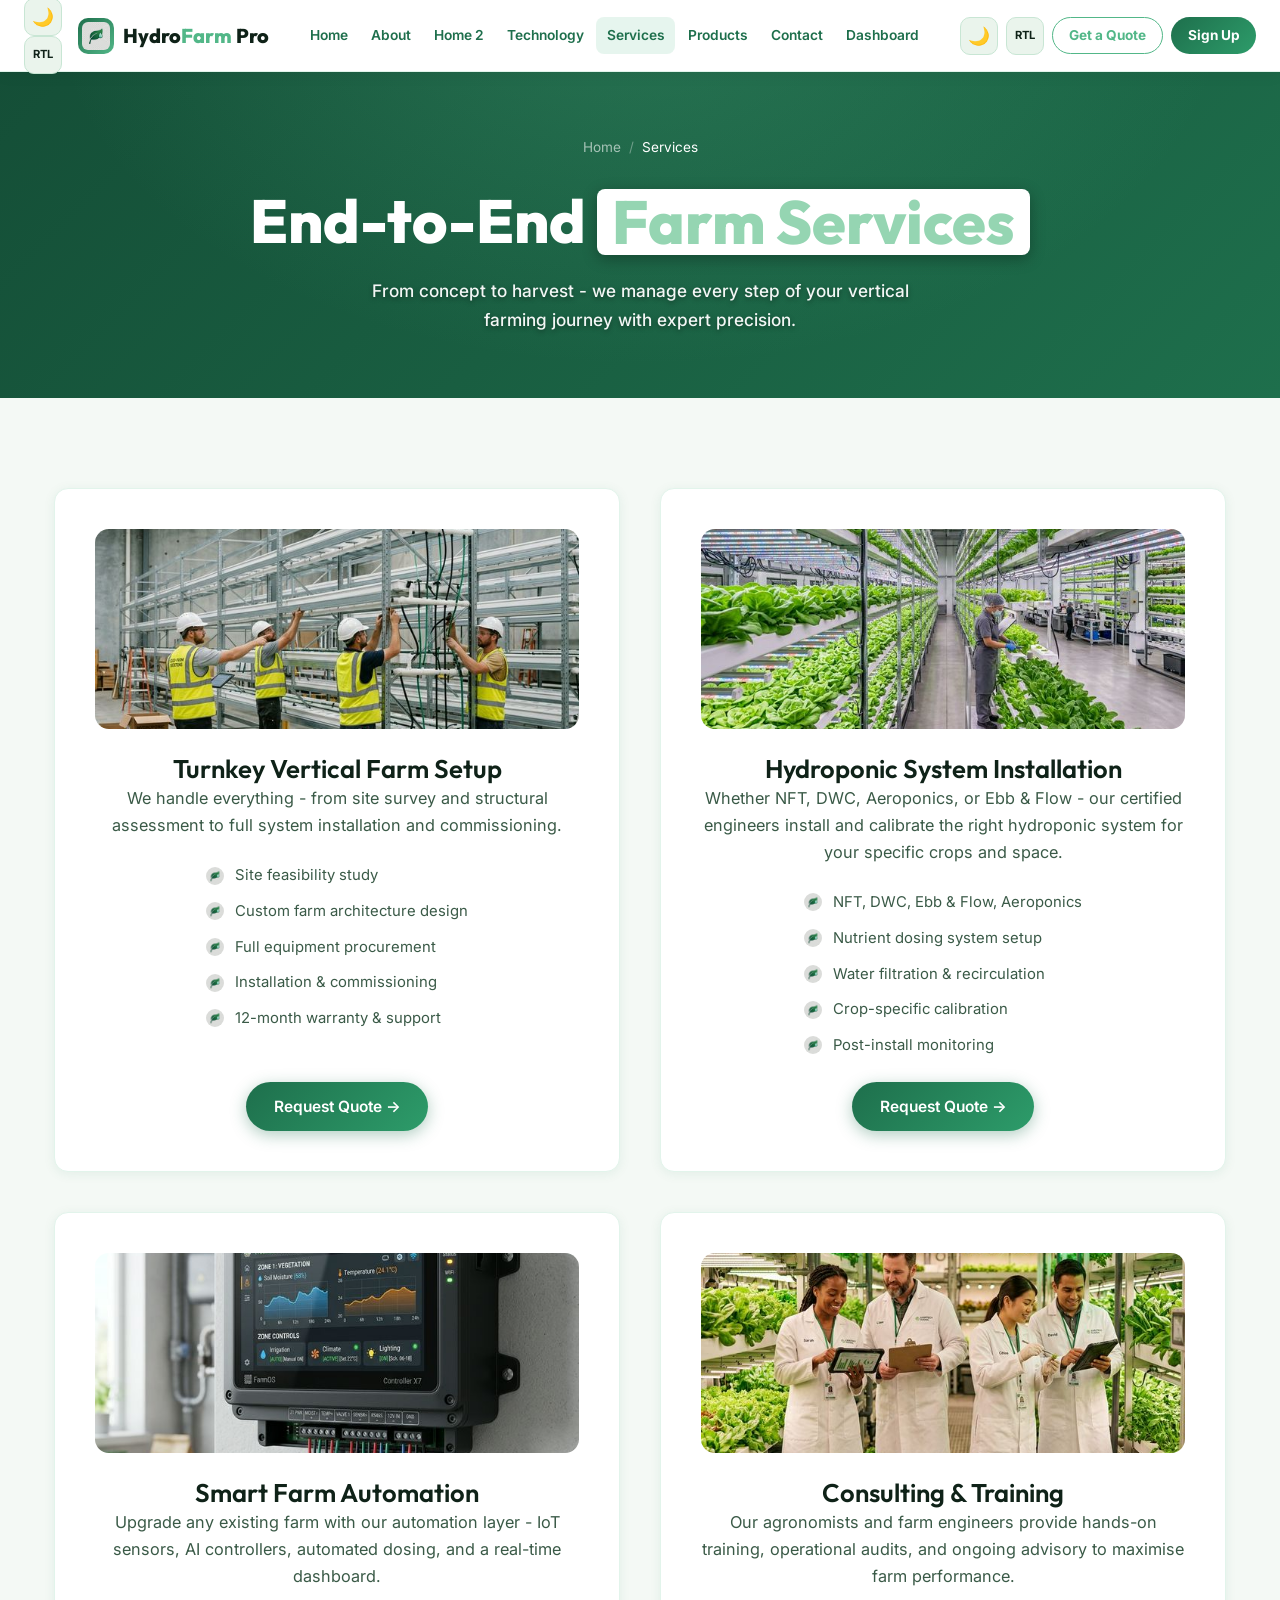
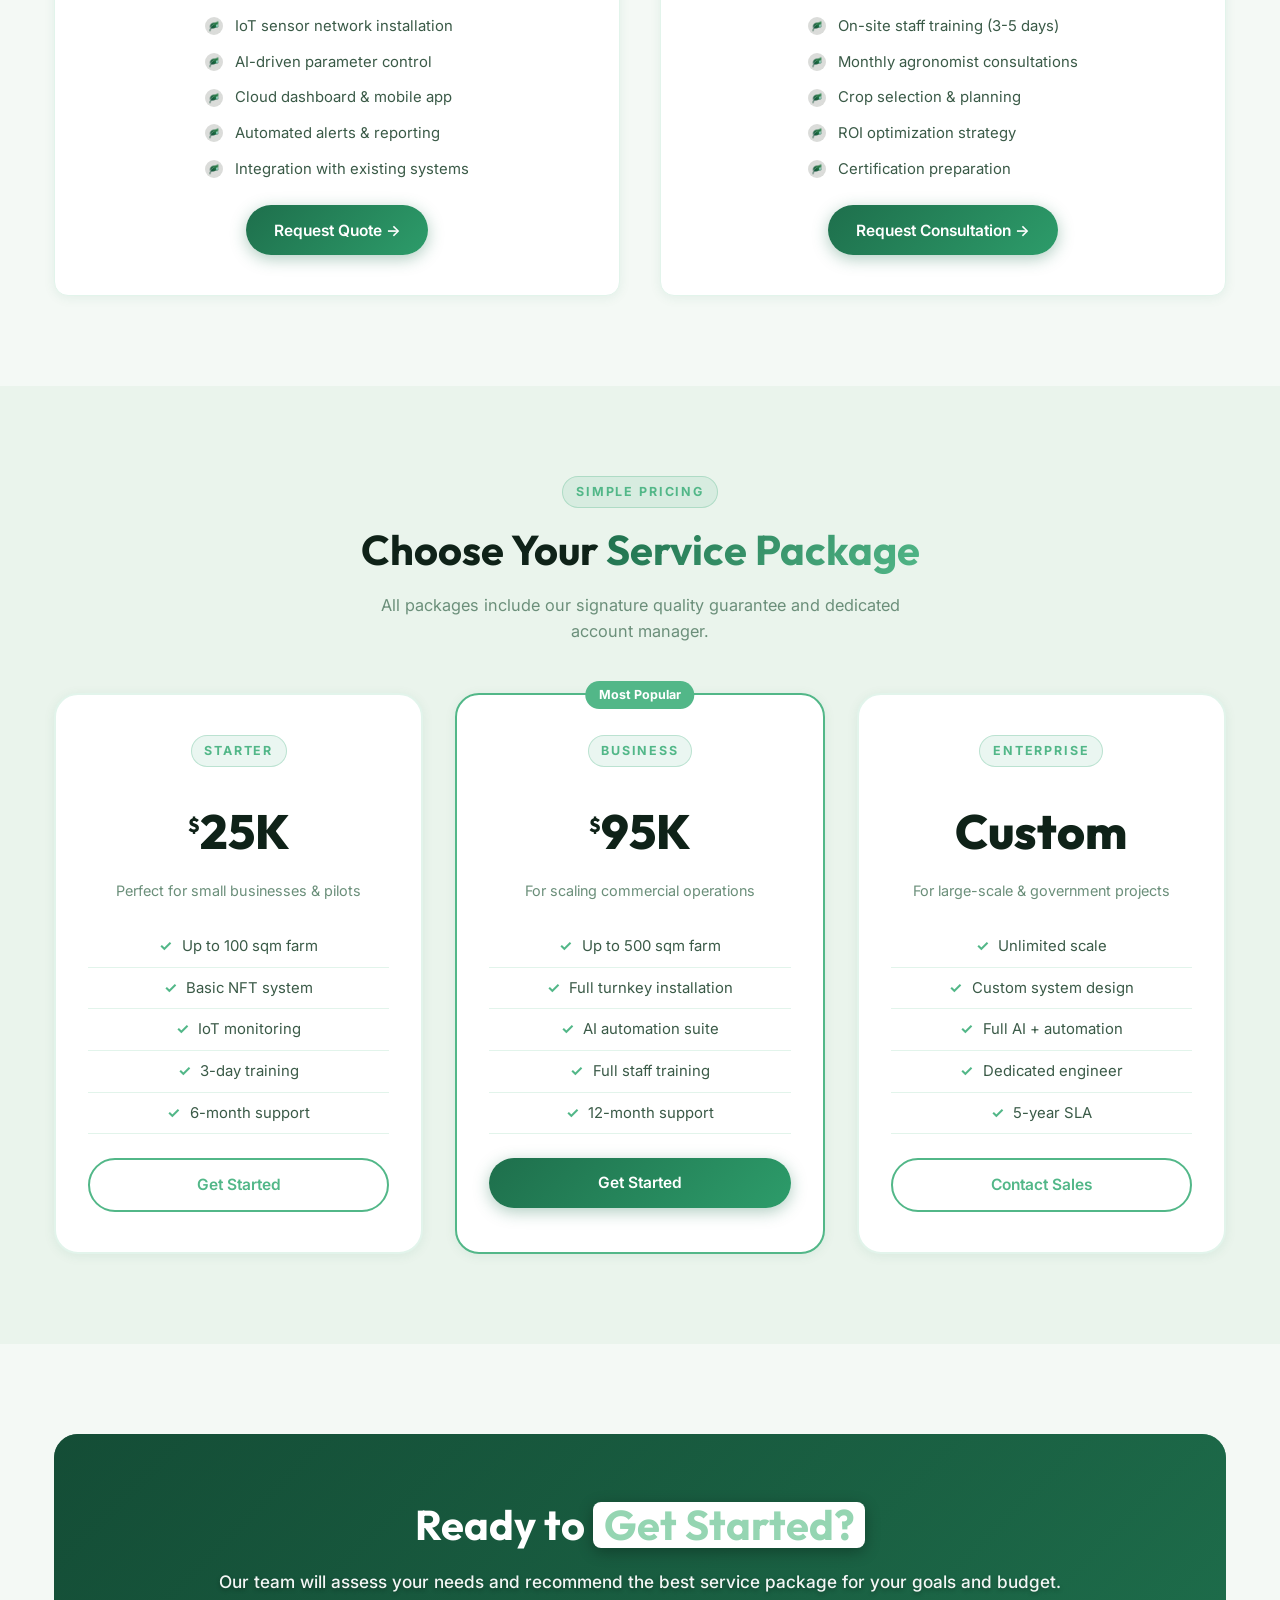
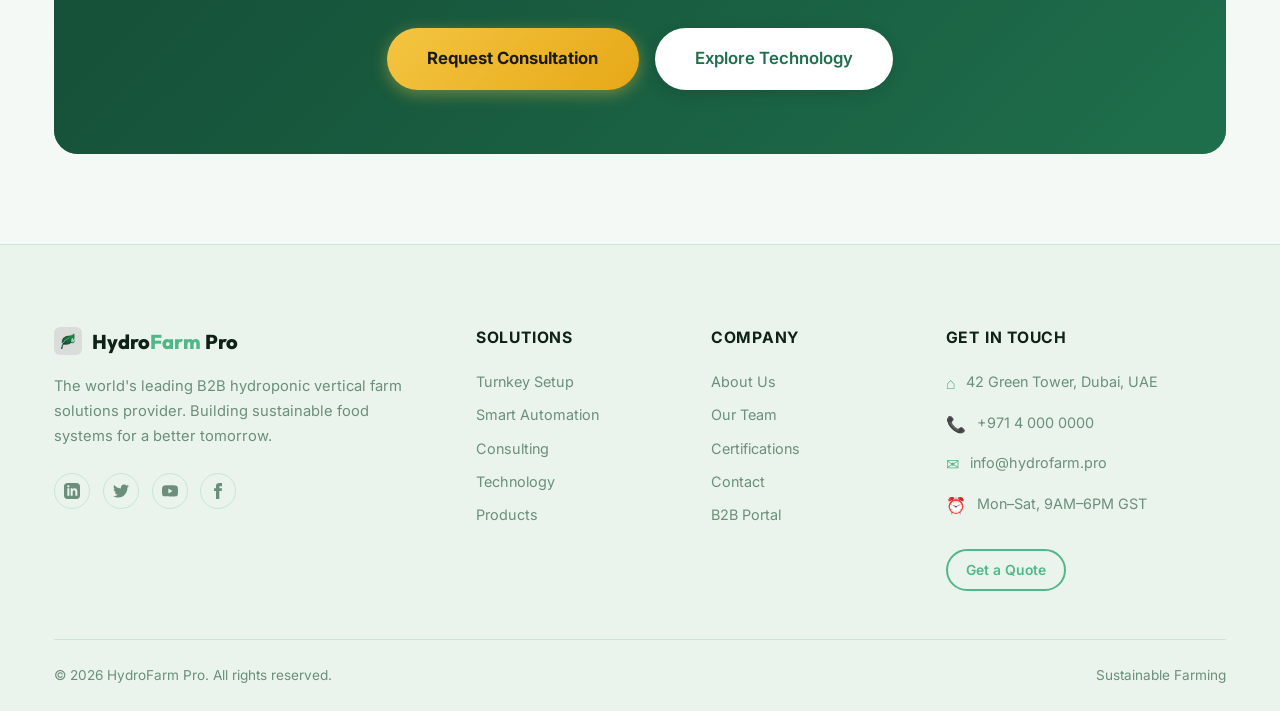
<file: services.html>
<!DOCTYPE html>
<html lang="en" data-theme="light">
<head>
  <meta charset="UTF-8"/>
  <meta name="viewport" content="width=device-width, initial-scale=1.0"/>
  <title>HydroFarm Pro - Services &amp; Solutions</title>
  <link rel="icon" href="images/logo_leaf.png" type="image/png"/>
  <meta name="description" content="Turnkey vertical farming setup, installation, smart automation, and consulting services for B2B clients."/>
  <link rel="stylesheet" href="css/style.css"/>
  <link rel="stylesheet" href="css/nav.css"/>
  <style>
    .service-img { width:100%; height:200px; object-fit:cover; border-radius:14px; margin-bottom:1.5rem; }
    .check-list { margin:1.5rem auto; display:inline-flex; flex-direction:column; gap:0.7rem; text-align:left; }
    .check-list li { display:flex; align-items:center; gap:0.7rem; color:var(--text-secondary); font-size:0.93rem; }
    .check-list li::before { content:''; display:block; width:18px; height:18px; background:url('images/logo_leaf.png') center/cover no-repeat; border-radius:50%; flex-shrink:0; }
  </style>
</head>
<body>
<!-- NAV -->
<nav class="site-nav" id="site-nav">
  <div class="nav-inner">
    <div class="nav-toggles-left">
      <button class="icon-btn" data-theme-toggle title="Toggle Dark Mode">&#9681;</button>
      <button class="icon-btn" data-rtl-toggle id="rtl-label" title="Toggle RTL">RTL</button>
    </div>
    <a href="index.html" class="nav-logo"><div class="logo-icon"><img src="images/logo_leaf.png" alt="" style="width:28px;height:28px;object-fit:cover;border-radius:6px;"/></div><span class="logo-text">Hydro<span>Farm</span> Pro</span></a>
    <div class="nav-links">
      <a href="index.html" class="nav-link">Home</a>
      <a href="about.html" class="nav-link">About</a><a href="home2.html" class="nav-link">Home 2</a><a href="technology.html" class="nav-link">Technology</a><a href="services.html" class="nav-link">Services</a><a href="products.html" class="nav-link">Products</a><a href="contact.html" class="nav-link">Contact</a><a href="dashboard.html" class="nav-link">Dashboard</a>
    </div>
    <div class="nav-actions">
      <button class="icon-btn" data-theme-toggle>&#9681;</button>
      <button class="icon-btn" data-rtl-toggle id="rtl-label">RTL</button>
      <a href="contact.html" class="nav-quote-btn">Get a Quote</a>
      <a href="signup.html" class="nav-link nav-signup-btn">Sign Up</a>
      <button class="hamburger" id="hamburger"><span class="hamburger-line"></span><span class="hamburger-line"></span><span class="hamburger-line"></span></button>
    </div>
  </div>
</nav>
<div class="nav-overlay" id="nav-overlay"></div>
<div class="mobile-menu" id="mobile-menu">
  <div class="mobile-menu-header"><a href="index.html" class="nav-logo"><div class="logo-icon"><img src="images/logo_leaf.png" alt="" style="width:24px;height:24px;object-fit:cover;border-radius:5px;"/></div><span class="logo-text">Hydro<span>Farm</span> Pro</span></a><button class="mobile-close" id="mobile-close">&#10005;</button></div>
  <nav class="mobile-nav-links"><a href="index.html">Home</a><a href="home2.html">Home 2</a><a href="about.html">About</a><a href="technology.html">Technology</a><a href="services.html">Services</a><a href="products.html">Products</a><a href="contact.html">Contact</a><a href="dashboard.html">Dashboard</a></nav>
  <div class="mobile-toggles"><button class="icon-btn" data-theme-toggle>&#9681;</button><button class="icon-btn" data-rtl-toggle>RTL</button></div>
  <div class="mobile-actions"><a href="signup.html" class="btn btn-primary">Sign Up Free</a><a href="contact.html" class="btn btn-outline">Get a Quote</a></div>
</div>

<!-- PAGE HERO -->
<section class="page-hero">
  <div class="container">
    <nav class="breadcrumb"><a href="index.html">Home</a><span>/</span><span style="color:#fff;">Services</span></nav>
    <h1>End-to-End <span style="color:var(--accent2)">Farm Services</span></h1>
    <p>From concept to harvest - we manage every step of your vertical farming journey with expert precision.</p>
  </div>
</section>

<!-- SERVICES GRID -->
<section class="section">
  <div class="container">
    <div class="grid-2" style="gap:2.5rem;">
      <div class="card reveal reveal-delay-1" style="padding:2.5rem; display:flex; flex-direction:column; align-items:center; text-align:center;">
        <img src="images/service_turnkey.png" alt="Turnkey vertical farm installation" class="service-img"/>
        <h3>Turnkey Vertical Farm Setup</h3>
        <p>We handle everything - from site survey and structural assessment to full system installation and commissioning.</p>
        <ul class="check-list">
          <li>Site feasibility study</li>
          <li>Custom farm architecture design</li>
          <li>Full equipment procurement</li>
          <li>Installation &amp; commissioning</li>
          <li>12-month warranty &amp; support</li>
        </ul>
        <a href="contact.html" class="btn btn-primary" style="margin-top:auto;">Request Quote &rarr;</a>
      </div>
      <div class="card reveal reveal-delay-2" style="padding:2.5rem; display:flex; flex-direction:column; align-items:center; text-align:center;">
        <img src="images/hero_farm_overview.png" alt="Hydroponic system installation" class="service-img"/>
        <h3>Hydroponic System Installation</h3>
        <p>Whether NFT, DWC, Aeroponics, or Ebb &amp; Flow - our certified engineers install and calibrate the right hydroponic system for your specific crops and space.</p>
        <ul class="check-list">
          <li>NFT, DWC, Ebb &amp; Flow, Aeroponics</li>
          <li>Nutrient dosing system setup</li>
          <li>Water filtration &amp; recirculation</li>
          <li>Crop-specific calibration</li>
          <li>Post-install monitoring</li>
        </ul>
        <a href="contact.html" class="btn btn-primary" style="margin-top:auto;">Request Quote &rarr;</a>
      </div>
      <div class="card reveal reveal-delay-1" style="padding:2.5rem; display:flex; flex-direction:column; align-items:center; text-align:center;">
        <img src="images/product_automation.png" alt="Smart farm automation" class="service-img"/>
        <h3>Smart Farm Automation</h3>
        <p>Upgrade any existing farm with our automation layer - IoT sensors, AI controllers, automated dosing, and a real-time dashboard.</p>
        <ul class="check-list">
          <li>IoT sensor network installation</li>
          <li>AI-driven parameter control</li>
          <li>Cloud dashboard &amp; mobile app</li>
          <li>Automated alerts &amp; reporting</li>
          <li>Integration with existing systems</li>
        </ul>
        <a href="contact.html" class="btn btn-primary" style="margin-top:auto;">Request Quote &rarr;</a>
      </div>
      <div class="card reveal reveal-delay-2" style="padding:2.5rem; display:flex; flex-direction:column; align-items:center; text-align:center;">
        <img src="images/about_team.png" alt="Consulting and training" class="service-img"/>
        <h3>Consulting &amp; Training</h3>
        <p>Our agronomists and farm engineers provide hands-on training, operational audits, and ongoing advisory to maximise farm performance.</p>
        <ul class="check-list">
          <li>On-site staff training (3-5 days)</li>
          <li>Monthly agronomist consultations</li>
          <li>Crop selection &amp; planning</li>
          <li>ROI optimization strategy</li>
          <li>Certification preparation</li>
        </ul>
        <a href="contact.html" class="btn btn-primary" style="margin-top:auto;">Request Consultation &rarr;</a>
      </div>
    </div>
  </div>
</section>

<!-- PRICING -->
<section class="section section-alt">
  <div class="container">
    <div class="text-center reveal">
      <div class="section-label">Simple Pricing</div>
      <h2 class="section-title">Choose Your <span class="text-gradient">Service Package</span></h2>
      <p class="section-sub">All packages include our signature quality guarantee and dedicated account manager.</p>
    </div>
    <div class="grid-3" style="margin-top:3rem;">
      <div class="pricing-card reveal reveal-delay-1">
        <div class="section-label">Starter</div>
        <div class="pricing-price"><sup>$</sup>25K</div>
        <p style="color:var(--text-muted);font-size:0.9rem;">Perfect for small businesses &amp; pilots</p>
        <ul class="pricing-list"><li>Up to 100 sqm farm</li><li>Basic NFT system</li><li>IoT monitoring</li><li>3-day training</li><li>6-month support</li></ul>
        <a href="contact.html" class="btn btn-outline" style="width:100%;justify-content:center;">Get Started</a>
      </div>
      <div class="pricing-card featured reveal reveal-delay-2">
        <div class="pricing-badge">Most Popular</div>
        <div class="section-label" style="color:var(--accent);">Business</div>
        <div class="pricing-price"><sup>$</sup>95K</div>
        <p style="color:var(--text-muted);font-size:0.9rem;">For scaling commercial operations</p>
        <ul class="pricing-list"><li>Up to 500 sqm farm</li><li>Full turnkey installation</li><li>AI automation suite</li><li>Full staff training</li><li>12-month support</li></ul>
        <a href="contact.html" class="btn btn-primary" style="width:100%;justify-content:center;">Get Started</a>
      </div>
      <div class="pricing-card reveal reveal-delay-3">
        <div class="section-label">Enterprise</div>
        <div class="pricing-price">Custom</div>
        <p style="color:var(--text-muted);font-size:0.9rem;">For large-scale &amp; government projects</p>
        <ul class="pricing-list"><li>Unlimited scale</li><li>Custom system design</li><li>Full AI + automation</li><li>Dedicated engineer</li><li>5-year SLA</li></ul>
        <a href="contact.html" class="btn btn-outline" style="width:100%;justify-content:center;">Contact Sales</a>
      </div>
    </div>
  </div>
</section>

<!-- CTA -->
<section class="section">
  <div class="container">
    <div class="cta-banner reveal">
      <h2>Ready to <span style="color:var(--accent2)">Get Started?</span></h2>
      <p>Our team will assess your needs and recommend the best service package for your goals and budget.</p>
      <div class="cta-btns">
        <a href="contact.html" class="btn btn-gold btn-lg">Request Consultation</a>
        <a href="technology.html" class="btn btn-light btn-lg">Explore Technology</a>
      </div>
    </div>
  </div>
</section>

<!-- FOOTER -->
<footer class="site-footer">
  <div class="container">
    <div class="footer-grid">
      <div class="footer-brand">
        <div class="footer-logo">
          <img src="images/logo_leaf.png" alt="HydroFarm Pro" style="width:28px;height:28px;object-fit:cover;border-radius:6px;"/>
          <span class="logo-text">Hydro<span>Farm</span> Pro</span>
        </div>
        <p>The world's leading B2B hydroponic vertical farm solutions provider. Building sustainable food systems for a better tomorrow.</p>
        <div class="social-links" style="margin-top:1.5rem;justify-content:flex-start;">
          <a href="#" class="social-link"><svg width="16" height="16" fill="currentColor" viewBox="0 0 24 24"><path d="M19 0h-14c-2.761 0-5 2.239-5 5v14c0 2.761 2.239 5 5 5h14c2.762 0 5-2.239 5-5v-14c0-2.761-2.238-5-5-5zm-11 19h-3v-11h3v11zm-1.5-12.268c-.966 0-1.75-.79-1.75-1.764s.784-1.764 1.75-1.764 1.75.79 1.75 1.764-.783 1.764-1.75 1.764zm13.5 12.268h-3v-5.604c0-3.368-4-3.113-4 0v5.604h-3v-11h3v1.765c1.396-2.586 7-2.777 7 2.476v6.759z"/></svg></a>
          <a href="#" class="social-link"><svg width="16" height="16" fill="currentColor" viewBox="0 0 24 24"><path d="M24 4.557c-.883.392-1.832.656-2.828.775 1.017-.609 1.798-1.574 2.165-2.724-.951.564-2.005.974-3.127 1.195-.897-.957-2.178-1.555-3.594-1.555-3.179 0-5.515 2.966-4.797 6.045-4.091-.205-7.719-2.165-10.148-5.144-1.29 2.213-.669 5.108 1.523 6.574-.806-.026-1.566-.247-2.229-.616-.054 2.281 1.581 4.415 3.949 4.89-.693.188-1.452.232-2.224.084.626 1.956 2.444 3.379 4.6 3.419-2.07 1.623-4.678 2.348-7.29 2.04 2.179 1.397 4.768 2.212 7.548 2.212 9.142 0 14.307-7.721 13.995-14.646.962-.695 1.797-1.562 2.457-2.549z"/></svg></a>
          <a href="#" class="social-link"><svg width="16" height="16" fill="currentColor" viewBox="0 0 24 24"><path d="M23.498 6.186a3.016 3.016 0 0 0-2.122-2.136C19.505 3.5 12 3.5 12 3.5s-7.505 0-9.377.55a3.016 3.016 0 0 0-2.122 2.136C0 8.07 0 12 0 12s0 3.93.501 5.814a3.016 3.016 0 0 0 2.122 2.136c1.871.55 9.377.55 9.377.55s7.505 0 9.377-.55a3.016 3.016 0 0 0 2.122-2.136C24 15.93 24 12 24 12s0-3.93-.502-5.814zM9.545 15.568V8.432L15.818 12l-6.273 3.568z"/></svg></a>
          <a href="#" class="social-link"><svg width="16" height="16" fill="currentColor" viewBox="0 0 24 24"><path d="M9 8h-3v4h3v12h5v-12h3.642l.358-4h-4v-1.667c0-.955.192-1.333 1.115-1.333h2.885v-5h-3.808c-3.596 0-5.192 1.583-5.192 4.615v3.385z"/></svg></a>
        </div>
      </div>
      <div>
        <div class="footer-heading">Solutions</div>
        <ul class="footer-links">
          <li><a href="services.html">Turnkey Setup</a></li>
          <li><a href="services.html">Smart Automation</a></li>
          <li><a href="services.html">Consulting</a></li>
          <li><a href="technology.html">Technology</a></li>
          <li><a href="products.html">Products</a></li>
        </ul>
      </div>
      <div>
        <div class="footer-heading">Company</div>
        <ul class="footer-links">
          <li><a href="about.html">About Us</a></li>
          <li><a href="about.html">Our Team</a></li>
          <li><a href="about.html">Certifications</a></li>
          <li><a href="contact.html">Contact</a></li>
          <li><a href="dashboard.html">B2B Portal</a></li>
        </ul>
      </div>
      <div>
        <div class="footer-heading">Get In Touch</div>
        <ul class="footer-contact">
          <li><span>&#8962;</span><span>42 Green Tower, Dubai, UAE</span></li>
          <li><span>&#128222;</span><span>+971 4 000 0000</span></li>
          <li><span>&#9993;</span><span>info@hydrofarm.pro</span></li>
          <li><span>&#9200;</span><span>Mon–Sat, 9AM–6PM GST</span></li>
        </ul>
        <a href="contact.html" class="btn btn-outline btn-sm" style="margin-top:1rem;">Get a Quote</a>
      </div>
    </div>
    <div class="footer-bottom">
      <span>&copy; 2026 HydroFarm Pro. All rights reserved.</span>
      <span>Sustainable Farming</span>
    </div>
  </div>
</footer>
<a href="#" class="back-to-top" id="back-to-top">&#8679;</a>
<script src="js/main.js"></script>
</body>
</html>
</file>
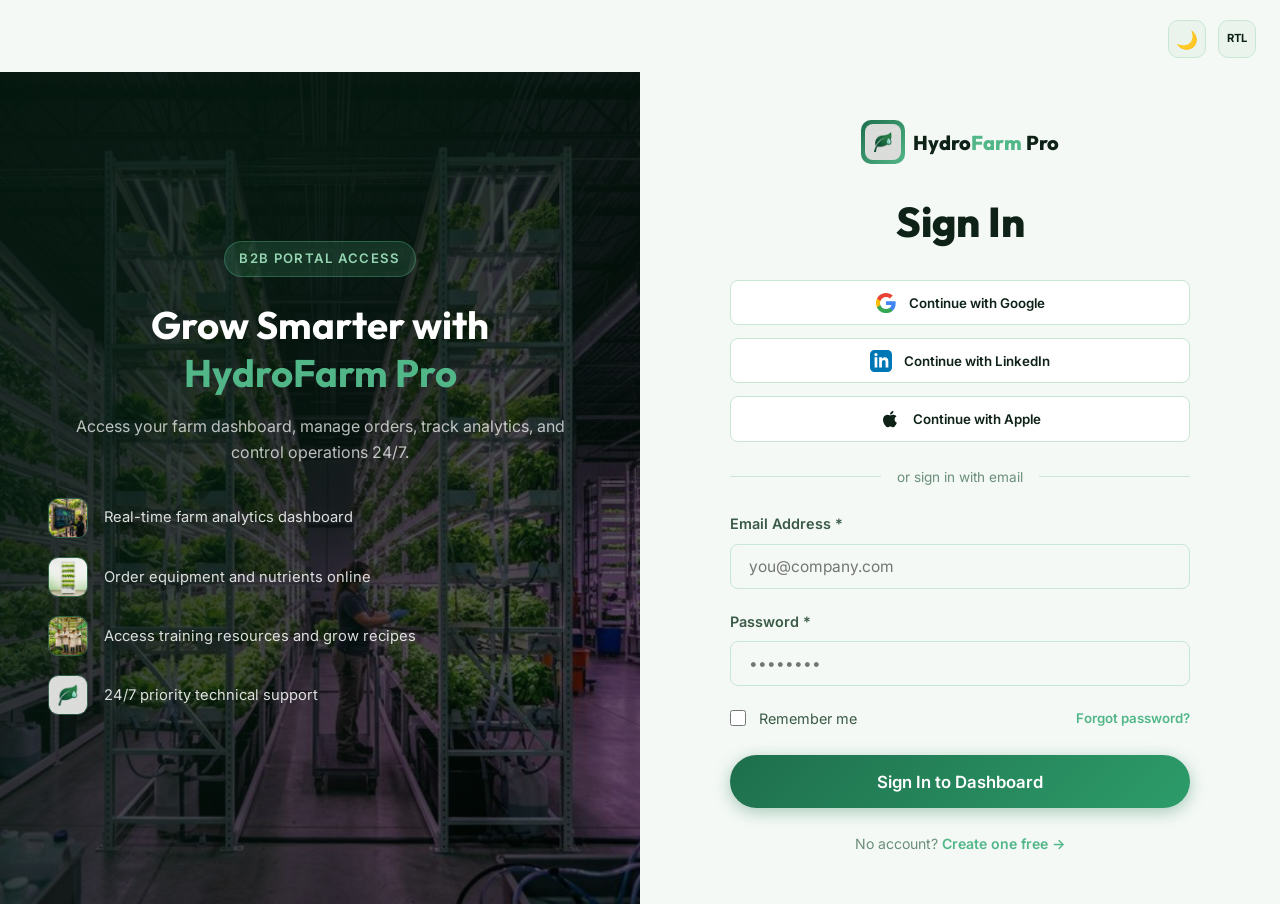
<file: signin.html>
<!DOCTYPE html>
<html lang="en" data-theme="light">
<head>
  <meta charset="UTF-8"/>
  <meta name="viewport" content="width=device-width, initial-scale=1.0"/>
  <title>HydroFarm Pro — Sign In</title>
  <link rel="icon" href="images/logo_leaf.png" type="image/png"/>
  <meta name="description" content="Sign in to access your farm dashboard."/>
  <link rel="stylesheet" href="css/style.css"/>
  <link rel="stylesheet" href="css/nav.css"/>
  <style>
    .auth-page { min-height:100vh; display:grid; grid-template-columns:1fr 1fr; padding-top:var(--nav-height); }
    @media(max-width:900px) { .auth-page { grid-template-columns:1fr; } }
    .auth-left { position:relative; display:flex; flex-direction:column; justify-content:center; overflow:hidden; }
    .auth-left-img { position:absolute; inset:0; }
    .auth-left-img img { width:100%; height:100%; object-fit:cover; }
    .auth-left-img::after { content:''; position:absolute; inset:0; background:linear-gradient(135deg,rgba(5,26,16,0.88) 30%,rgba(0,0,0,0.5)); }
    .auth-left-content { position:relative; z-index:2; padding:3rem; }
    .auth-left h2 { color:#fff; font-size:clamp(1.6rem,3vw,2.5rem); margin-bottom:1rem; }
    .auth-left p { color:rgba(255,255,255,0.72); font-size:1rem; margin-bottom:2rem; }
    .auth-benefit { display:flex; align-items:center; gap:1rem; margin-bottom:1.2rem; }
    .auth-benefit-icon { width:40px; height:40px; border-radius:10px; object-fit:cover; flex-shrink:0; border:1px solid rgba(82,183,136,0.4); }
    .auth-benefit-text { color:rgba(255,255,255,0.85); font-size:0.92rem; }
    @media(max-width:900px) { .auth-left { display:none; } }
    .auth-right { display:flex; align-items:center; justify-content:center; padding:3rem 2rem; background:var(--bg); }
    .auth-box { width:100%; max-width:460px; }
    .auth-tab-panel { display:none; }
    .auth-tab-panel.active { display:block; }
    .divider-or { display: flex; align-items: center; text-align: center; margin: 1.5rem 0; gap: 1rem; }
    .divider-or::before, .divider-or::after { content: ''; flex: 1; height: 1px; background: var(--border); }
    .divider-or span { color: var(--text-muted); font-size: 0.85rem; white-space: nowrap; }
    .social-signin-btn { display:flex; align-items:center; justify-content:center; gap:0.8rem; width:100%; padding:0.8em 1.5em; border:1.5px solid var(--border); border-radius:var(--radius-sm); font-weight:600; cursor:pointer; transition:all 0.2s; background:var(--bg-card); color:var(--text-primary); margin-bottom:0.8rem; }
    .social-signin-btn img { width:22px; height:22px; object-fit:cover; border-radius:4px; }
    .social-signin-btn:hover { border-color:var(--accent); background:var(--bg-alt); }
    .password-strength { height:4px; border-radius:2px; background:var(--border); margin-top:0.5rem; overflow:hidden; }
    .password-fill { height:100%; border-radius:2px; width:0%; transition:width 0.3s,background 0.3s; }
    .checkbox-row { display:flex; align-items:flex-start; gap:0.8rem; }
    .checkbox-row input { margin-top:3px; accent-color:var(--primary); width:16px; height:16px; flex-shrink:0; }
    .auth-footer-text { text-align:center; font-size:0.88rem; color:var(--text-muted); margin-top:1.5rem; }
    .auth-footer-text a { color:var(--accent); font-weight:600; text-decoration:none; }
    .auth-footer-text a:hover { text-decoration:underline; }
  </style>
</head>
<body>

<div class="auth-toggles">
  <button class="icon-btn" data-theme-toggle title="Toggle Dark Mode">&#9681;</button>
  <button class="icon-btn" data-rtl-toggle id="rtl-label" title="Toggle RTL">RTL</button>
</div>

<!-- AUTH PAGE -->
<div class="auth-page">
  <!-- Left visual panel -->
  <div class="auth-left">
    <div class="auth-left-img">
      <img src="images/hero_vertical_farm.png" alt="Hydroponic vertical farm"/>
    </div>
    <div class="auth-left-content">
      <div class="hero-badge" style="margin-bottom:1.5rem;">B2B Portal Access</div>
      <h2>Grow Smarter with <span style="color:var(--accent)">HydroFarm Pro</span></h2>
      <p>Access your farm dashboard, manage orders, track analytics, and control operations 24/7.</p>
      <div class="auth-benefit">
        <img src="images/tech_iot.png" alt="Analytics dashboard" class="auth-benefit-icon"/>
        <div class="auth-benefit-text">Real-time farm analytics dashboard</div>
      </div>
      <div class="auth-benefit">
        <img src="images/product_tower.png" alt="Order equipment" class="auth-benefit-icon"/>
        <div class="auth-benefit-text">Order equipment and nutrients online</div>
      </div>
      <div class="auth-benefit">
        <img src="images/about_team.png" alt="Training resources" class="auth-benefit-icon"/>
        <div class="auth-benefit-text">Access training resources and grow recipes</div>
      </div>
      <div class="auth-benefit">
        <img src="images/logo_leaf.png" alt="24/7 support" class="auth-benefit-icon"/>
        <div class="auth-benefit-text">24/7 priority technical support</div>
      </div>
    </div>
  </div>

  <!-- Right form panel -->
  <div class="auth-right">
    <div class="auth-box">
      <div style="text-align:center;margin-bottom:2rem;">
        <a href="index.html" class="nav-logo" style="justify-content:center;">
          <div class="logo-icon" style="width:44px;height:44px;"><img src="images/logo_leaf.png" alt="" style="width:36px;height:36px;object-fit:cover;border-radius:8px;"/></div>
          <span class="logo-text">Hydro<span>Farm</span> Pro</span>
        </a>
      </div>

      <h2 style="text-align:center;margin-bottom:2rem;font-weight:800;color:var(--text-primary);">Sign In</h2>

      <!-- LOGIN -->
      <div class="auth-tab-panel active" id="login-panel">
        <button class="social-signin-btn">
          <svg width="22" height="22" viewBox="0 0 24 24"><path d="M22.56 12.25c0-.78-.07-1.53-.2-2.25H12v4.26h5.92c-.26 1.37-1.04 2.53-2.21 3.31v2.77h3.57c2.08-1.92 3.28-4.74 3.28-8.09z" fill="#4285F4"/><path d="M12 23c2.97 0 5.46-.98 7.28-2.66l-3.57-2.77c-.98.66-2.23 1.06-3.71 1.06-2.86 0-5.29-1.93-6.16-4.53H2.17v2.84C3.99 20.53 7.7 23 12 23z" fill="#34A853"/><path d="M5.84 14.09c-.22-.66-.35-1.36-.35-2.09s.13-1.43.35-2.09V7.07H2.17C1.43 8.55 1 10.22 1 12s.43 3.45 1.17 4.93l3.67-2.84z" fill="#FBBC05"/><path d="M12 5.38c1.62 0 3.06.56 4.21 1.64l3.15-3.15C17.45 2.09 14.97 1 12 1 7.7 1 3.99 3.47 2.17 7.07l3.67 2.84c.87-2.6 3.3-4.53 6.16-4.53z" fill="#EA4335"/></svg>
          Continue with Google
        </button>
        <button class="social-signin-btn">
          <svg width="22" height="22" fill="#0077b5" viewBox="0 0 24 24"><path d="M19 0h-14c-2.761 0-5 2.239-5 5v14c0 2.761 2.239 5 5 5h14c2.762 0 5-2.239 5-5v-14c0-2.761-2.238-5-5-5zm-11 19h-3v-11h3v11zm-1.5-12.268c-.966 0-1.75-.79-1.75-1.764s.784-1.764 1.75-1.764 1.75.79 1.75 1.764-.783 1.764-1.75 1.764zm13.5 12.268h-3v-5.604c0-3.368-4-3.113-4 0v5.604h-3v-11h3v1.765c1.396-2.586 7-2.777 7 2.476v6.759z"/></svg>
          Continue with LinkedIn
        </button>
        <button class="social-signin-btn">
          <svg width="22" height="22" viewBox="0 0 24 24" fill="currentColor"><path d="M17.05 20.28c-.98.95-2.05.8-3.08.35-1.09-.46-2.09-.48-3.24 0-1.44.62-2.2.44-3.06-.35C2.79 15.25 3.51 7.59 9.05 7.31c1.35.07 2.29.74 3.08.78 1.18-.24 2.31-.93 3.57-.84 1.51.12 2.65.72 3.4 1.81-3.12 1.87-2.38 5.98.43 7.13-.59 1.48-1.39 2.94-2.48 4.09zM12.03 7.25c-.15-2.23 1.66-4.07 3.74-4.25.29 2.58-2.34 4.5-3.74 4.25z"/></svg>
          Continue with Apple
        </button>
        <div class="divider-or"><span>or sign in with email</span></div>
        <form data-validate>
          <div class="form-group"><label class="form-label">Email Address *</label><input type="email" class="form-control" placeholder="you@company.com" required/></div>
          <div class="form-group">
            <label class="form-label">Password *</label>
            <input type="password" class="form-control" placeholder="&bull;&bull;&bull;&bull;&bull;&bull;&bull;&bull;" required/>
          </div>
          <div style="display:flex;justify-content:space-between;align-items:center;margin-bottom:1.5rem;">
            <div class="checkbox-row" style="margin:0;">
              <input type="checkbox" id="remember-me"/>
              <label for="remember-me" style="font-size:0.9rem;color:var(--text-secondary);">Remember me</label>
            </div>
            <a href="#" style="font-size:0.83rem;color:var(--accent);font-weight:600;">Forgot password?</a>
          </div>
          <button type="submit" class="btn btn-primary btn-lg" style="width:100%;justify-content:center;" onclick="window.location.href='dashboard.html';return false;">Sign In to Dashboard</button>
        </form>
        <div class="auth-footer-text">No account? <a href="signup.html">Create one free &rarr;</a></div>
      </div>
    </div>
  </div>
</div>

<script src="js/main.js"></script>
</body>
</html>
</file>
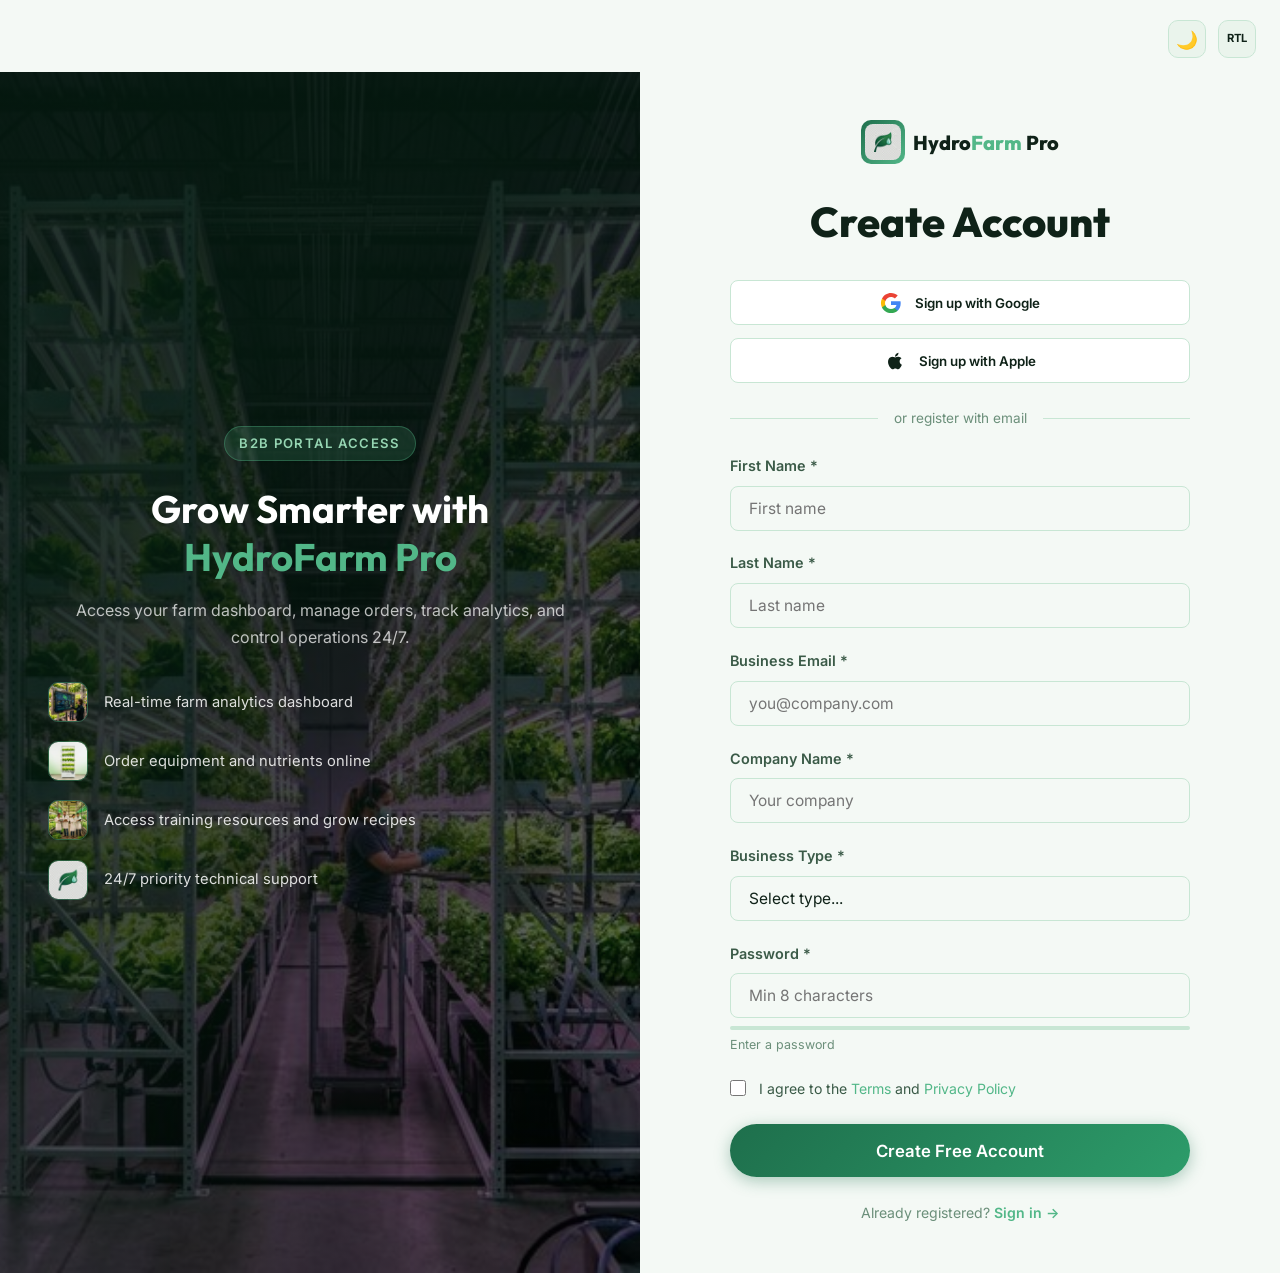
<file: signup.html>
<!DOCTYPE html>
<html lang="en" data-theme="light">
<head>
  <meta charset="UTF-8"/>
  <meta name="viewport" content="width=device-width, initial-scale=1.0"/>
  <title>HydroFarm Pro — Sign Up</title>
  <link rel="icon" href="images/logo_leaf.png" type="image/png"/>
  <meta name="description" content="Create your HydroFarm Pro B2B account to access your farm dashboard."/>
  <link rel="stylesheet" href="css/style.css"/>
  <link rel="stylesheet" href="css/nav.css"/>
  <style>
    .auth-page { min-height:100vh; display:grid; grid-template-columns:1fr 1fr; padding-top:var(--nav-height); }
    @media(max-width:900px) { .auth-page { grid-template-columns:1fr; } }
    .auth-left { position:relative; display:flex; flex-direction:column; justify-content:center; overflow:hidden; }
    .auth-left-img { position:absolute; inset:0; }
    .auth-left-img img { width:100%; height:100%; object-fit:cover; }
    .auth-left-img::after { content:''; position:absolute; inset:0; background:linear-gradient(135deg,rgba(5,26,16,0.88) 30%,rgba(0,0,0,0.5)); }
    .auth-left-content { position:relative; z-index:2; padding:3rem; }
    .auth-left h2 { color:#fff; font-size:clamp(1.6rem,3vw,2.5rem); margin-bottom:1rem; }
    .auth-left p { color:rgba(255,255,255,0.72); font-size:1rem; margin-bottom:2rem; }
    .auth-benefit { display:flex; align-items:center; gap:1rem; margin-bottom:1.2rem; }
    .auth-benefit-icon { width:40px; height:40px; border-radius:10px; object-fit:cover; flex-shrink:0; border:1px solid rgba(82,183,136,0.4); }
    .auth-benefit-text { color:rgba(255,255,255,0.85); font-size:0.92rem; }
    @media(max-width:900px) { .auth-left { display:none; } }
    .auth-right { display:flex; align-items:center; justify-content:center; padding:3rem 2rem; background:var(--bg); }
    .auth-box { width:100%; max-width:460px; }
    .auth-tab-panel { display:none; }
    .auth-tab-panel.active { display:block; }
    .divider-or { display: flex; align-items: center; text-align: center; margin: 1.5rem 0; gap: 1rem; }
    .divider-or::before, .divider-or::after { content: ''; flex: 1; height: 1px; background: var(--border); }
    .divider-or span { color: var(--text-muted); font-size: 0.85rem; white-space: nowrap; }
    .social-signin-btn { display:flex; align-items:center; justify-content:center; gap:0.8rem; width:100%; padding:0.8em 1.5em; border:1.5px solid var(--border); border-radius:var(--radius-sm); font-weight:600; cursor:pointer; transition:all 0.2s; background:var(--bg-card); color:var(--text-primary); margin-bottom:0.8rem; }
    .social-signin-btn img { width:22px; height:22px; object-fit:cover; border-radius:4px; }
    .social-signin-btn:hover { border-color:var(--accent); background:var(--bg-alt); }
    .password-strength { height:4px; border-radius:2px; background:var(--border); margin-top:0.5rem; overflow:hidden; }
    .password-fill { height:100%; border-radius:2px; width:0%; transition:width 0.3s,background 0.3s; }
    .checkbox-row { display:flex; align-items:flex-start; gap:0.8rem; }
    .checkbox-row input { margin-top:3px; accent-color:var(--primary); width:16px; height:16px; flex-shrink:0; }
    .auth-footer-text { text-align:center; font-size:0.88rem; color:var(--text-muted); margin-top:1.5rem; }
    .auth-footer-text a { color:var(--accent); font-weight:600; text-decoration:none; }
    .auth-footer-text a:hover { text-decoration:underline; }
  </style>
</head>
<body>

<div class="auth-toggles">
  <button class="icon-btn" data-theme-toggle title="Toggle Dark Mode">&#9681;</button>
  <button class="icon-btn" data-rtl-toggle id="rtl-label" title="Toggle RTL">RTL</button>
</div>


<!-- AUTH PAGE -->
<div class="auth-page">
  <!-- Left visual panel -->
  <div class="auth-left">
    <div class="auth-left-img">
      <img src="images/hero_vertical_farm.png" alt="Hydroponic vertical farm"/>
    </div>
    <div class="auth-left-content">
      <div class="hero-badge" style="margin-bottom:1.5rem;">B2B Portal Access</div>
      <h2>Grow Smarter with <span style="color:var(--accent)">HydroFarm Pro</span></h2>
      <p>Access your farm dashboard, manage orders, track analytics, and control operations 24/7.</p>
      <div class="auth-benefit">
        <img src="images/tech_iot.png" alt="Analytics dashboard" class="auth-benefit-icon"/>
        <div class="auth-benefit-text">Real-time farm analytics dashboard</div>
      </div>
      <div class="auth-benefit">
        <img src="images/product_tower.png" alt="Order equipment" class="auth-benefit-icon"/>
        <div class="auth-benefit-text">Order equipment and nutrients online</div>
      </div>
      <div class="auth-benefit">
        <img src="images/about_team.png" alt="Training resources" class="auth-benefit-icon"/>
        <div class="auth-benefit-text">Access training resources and grow recipes</div>
      </div>
      <div class="auth-benefit">
        <img src="images/logo_leaf.png" alt="24/7 support" class="auth-benefit-icon"/>
        <div class="auth-benefit-text">24/7 priority technical support</div>
      </div>
    </div>
  </div>

  <!-- Right form panel -->
  <div class="auth-right">
    <div class="auth-box">
      <div style="text-align:center;margin-bottom:2rem;">
        <a href="index.html" class="nav-logo" style="justify-content:center;">
          <div class="logo-icon" style="width:44px;height:44px;"><img src="images/logo_leaf.png" alt="" style="width:36px;height:36px;object-fit:cover;border-radius:8px;"/></div>
          <span class="logo-text">Hydro<span>Farm</span> Pro</span>
        </a>
      </div>

      <h2 style="text-align:center;margin-bottom:2rem;font-weight:800;color:var(--text-primary);">Create Account</h2>

      <!-- REGISTER -->
      <div class="auth-tab-panel active" id="register-panel">
        <button class="social-signin-btn">
          <svg width="22" height="22" viewBox="0 0 24 24"><path d="M22.56 12.25c0-.78-.07-1.53-.2-2.25H12v4.26h5.92c-.26 1.37-1.04 2.53-2.21 3.31v2.77h3.57c2.08-1.92 3.28-4.74 3.28-8.09z" fill="#4285F4"/><path d="M12 23c2.97 0 5.46-.98 7.28-2.66l-3.57-2.77c-.98.66-2.23 1.06-3.71 1.06-2.86 0-5.29-1.93-6.16-4.53H2.17v2.84C3.99 20.53 7.7 23 12 23z" fill="#34A853"/><path d="M5.84 14.09c-.22-.66-.35-1.36-.35-2.09s.13-1.43.35-2.09V7.07H2.17C1.43 8.55 1 10.22 1 12s.43 3.45 1.17 4.93l3.67-2.84z" fill="#FBBC05"/><path d="M12 5.38c1.62 0 3.06.56 4.21 1.64l3.15-3.15C17.45 2.09 14.97 1 12 1 7.7 1 3.99 3.47 2.17 7.07l3.67 2.84c.87-2.6 3.3-4.53 6.16-4.53z" fill="#EA4335"/></svg>
          Sign up with Google
        </button>
        <button class="social-signin-btn">
          <svg width="22" height="22" viewBox="0 0 24 24" fill="currentColor"><path d="M17.05 20.28c-.98.95-2.05.8-3.08.35-1.09-.46-2.09-.48-3.24 0-1.44.62-2.2.44-3.06-.35C2.79 15.25 3.51 7.59 9.05 7.31c1.35.07 2.29.74 3.08.78 1.18-.24 2.31-.93 3.57-.84 1.51.12 2.65.72 3.4 1.81-3.12 1.87-2.38 5.98.43 7.13-.59 1.48-1.39 2.94-2.48 4.09zM12.03 7.25c-.15-2.23 1.66-4.07 3.74-4.25.29 2.58-2.34 4.5-3.74 4.25z"/></svg>
          Sign up with Apple
        </button>
        <div class="divider-or"><span>or register with email</span></div>
        <form data-validate>
          <div class="form-group"><label class="form-label">First Name *</label><input type="text" class="form-control" placeholder="First name" required/></div>
          <div class="form-group"><label class="form-label">Last Name *</label><input type="text" class="form-control" placeholder="Last name" required/></div>
          <div class="form-group"><label class="form-label">Business Email *</label><input type="email" class="form-control" placeholder="you@company.com" required/></div>
          <div class="form-group"><label class="form-label">Company Name *</label><input type="text" class="form-control" placeholder="Your company" required/></div>
          <div class="form-group"><label class="form-label">Business Type *</label>
            <select class="form-control" required><option value="">Select type...</option><option>Restaurant / Hotel</option><option>Supermarket / Retail</option><option>Export Business</option><option>Agri Startup</option><option>Government / NGO</option><option>Other</option></select></div>
          <div class="form-group">
            <label class="form-label">Password *</label>
            <input type="password" class="form-control" placeholder="Min 8 characters" required id="reg-password" oninput="updateStrength(this.value)"/>
            <div class="password-strength"><div class="password-fill" id="strength-fill"></div></div>
            <div style="font-size:0.78rem;color:var(--text-muted);margin-top:0.3rem;" id="strength-label">Enter a password</div>
          </div>
          <div class="checkbox-row" style="margin-bottom:1.5rem;">
            <input type="checkbox" id="terms" required/>
            <label for="terms" style="font-size:0.88rem;color:var(--text-secondary);">I agree to the <a href="about.html" style="color:var(--accent);">Terms</a> and <a href="about.html" style="color:var(--accent);">Privacy Policy</a></label>
          </div>
          <button type="submit" class="btn btn-primary btn-lg" style="width:100%;justify-content:center;" onclick="window.location.href='dashboard.html';return false;">Create Free Account</button>
        </form>
        <div class="auth-footer-text">Already registered? <a href="signin.html">Sign in &rarr;</a></div>
      </div>
    </div>
  </div>
</div>

<script src="js/main.js"></script>
<script>
function updateStrength(val) {
  const fill = document.getElementById('strength-fill');
  const label = document.getElementById('strength-label');
  let s = 0;
  if (val.length >= 8) s++;
  if (/[A-Z]/.test(val)) s++;
  if (/[0-9]/.test(val)) s++;
  if (/[^A-Za-z0-9]/.test(val)) s++;
  const colors = ['#ef4444','#f97316','#eab308','#22c55e'];
  const labels = ['Weak','Fair','Good','Strong'];
  if (!val.length) { fill.style.width='0'; label.textContent='Enter a password'; return; }
  const i = Math.max(0, s - 1);
  fill.style.width = (i+1)*25 + '%';
  fill.style.background = colors[i];
  label.textContent = 'Strength: ' + labels[i];
}
</script>
</body>
</html>
</file>
<file: css/style.css>
/* ============================================================
   HYDROPONIC VERTICAL FARM — Global Stylesheet
   ============================================================ */

/* Google Fonts */
@import url('https://fonts.googleapis.com/css2?family=Inter:wght@300;400;500;600;700&family=Outfit:wght@400;600;700;800;900&display=swap');

/* ── CSS Variables (Light Theme) ── */
:root {
  --primary:       #1e6f4c;
  --primary-dark:  #144d36;
  --primary-light: #2d9c6a;
  --accent:        #52b788;
  --accent2:       #95d5b2;
  --lime:          #74c69d;
  --gold:          #f4c542;

  --bg:            #f4f9f5;
  --bg-alt:        #eaf4ec;
  --bg-card:       #ffffff;
  --bg-nav:        #ffffff;
  --bg-footer:     #0d2a1a;

  --text-primary:  #0f2218;
  --text-secondary:#3a5a47;
  --text-muted:    #6b8f7a;
  --text-invert:   #ffffff;
  --text-nav:      #1e6f4c;

  --border:        #c8e6d4;
  --border-light:  #e2f4eb;
  --shadow:        0 4px 20px rgba(30,111,76,0.10);
  --shadow-lg:     0 12px 40px rgba(30,111,76,0.18);
  --shadow-card:   0 2px 12px rgba(30,111,76,0.08);

  --radius:        14px;
  --radius-sm:     8px;
  --radius-lg:     24px;
  --transition:    0.3s ease;
  --nav-height:    72px;
}

/* ── Dark Theme ── */
[data-theme="dark"] {
  --bg:            #0d1f17;
  --bg-alt:        #0f2a1c;
  --bg-card:       #152b1e;
  --bg-nav:        #0d1f17;
  --bg-footer:     #050f0a;

  --text-primary:  #e8f5ee;
  --text-secondary:#a8d5bb;
  --text-muted:    #6b9b7e;
  --text-nav:      #74c69d;

  --border:        #1e4432;
  --border-light:  #1a3828;
  --shadow:        0 4px 20px rgba(0,0,0,0.4);
  --shadow-lg:     0 12px 40px rgba(0,0,0,0.5);
  --shadow-card:   0 2px 12px rgba(0,0,0,0.3);
}

/* ── Reset ── */
*, *::before, *::after { box-sizing: border-box; margin: 0; padding: 0; }
html { scroll-behavior: smooth; font-size: 16px; }
body {
  font-family: 'Inter', sans-serif;
  background: var(--bg);
  color: var(--text-primary);
  line-height: 1.65;
  transition: background var(--transition), color var(--transition);
  overflow-x: hidden;
  text-align: center; /* Global centering as requested */
}
[dir="rtl"] { direction: rtl; }
[dir="rtl"] .nav-links { flex-direction: row-reverse; }
img { max-width: 100%; display: block; }
a { text-decoration: none; color: inherit; }
ul { list-style: none; }
button { cursor: pointer; border: none; background: none; font-family: inherit; }
input, textarea, select { font-family: inherit; }

/* ── Typography ── */
h1,h2,h3,h4,h5,h6 { font-family: 'Outfit', sans-serif; line-height: 1.25; color: var(--text-primary); }
h1 { font-size: clamp(2.2rem, 5vw, 3.8rem); font-weight: 800; }
h2 { font-size: clamp(1.7rem, 3.5vw, 2.6rem); font-weight: 700; }
h3 { font-size: clamp(1.25rem, 2.5vw, 1.6rem); font-weight: 600; }
h4 { font-size: 1.15rem; font-weight: 600; }
p  { color: var(--text-secondary); font-size: 1.02rem; }

/* ── Layout Utilities ── */
.container { max-width: 1220px; margin: 0 auto; padding: 0 1.5rem; }
.section { padding: 90px 0; }
.section-alt { background: var(--bg-alt); }
.section-dark { background: var(--primary-dark); }
.text-center { text-align: center; }
.text-left { text-align: left; }
.text-right { text-align: right; }
.text-gradient {
  background: linear-gradient(135deg, var(--primary), var(--accent));
  -webkit-background-clip: text; -webkit-text-fill-color: transparent; background-clip: text;
}
.flex { display: flex; }
.flex-center { display: flex; align-items: center; justify-content: center; }
.grid-2 { display: grid; grid-template-columns: repeat(2,1fr); gap: 2rem; }
.global-reach-grid { 
  display: grid !important; 
  grid-template-columns: 1.8fr 1.2fr; 
  gap: 4rem; 
  align-items: center; 
}
.global-reach-grid > * { min-width: 0; }
.grid-3 { display: grid; grid-template-columns: repeat(3,1fr); gap: 2rem; }
.grid-4 { display: grid; grid-template-columns: repeat(4,1fr); gap: 1.5rem; }
@media (max-width: 900px) {
  .grid-4, .grid-3 { grid-template-columns: repeat(2,1fr); }
  .grid-2, .global-reach-grid { grid-template-columns: 1fr; }
  .global-reach-grid { gap: 3rem; }
  .grid-3 > *:last-child:nth-child(odd) {
    grid-column: 1 / -1;
    justify-self: center;
    width: calc(50% - 1rem);
  }
}
@media (max-width: 768px) {
  .card { padding: 1.5rem; }
  .contact-grid { gap: 2rem !important; }
}
@media (max-width: 600px) {
  .grid-4, .grid-3, .grid-2 { grid-template-columns: 1fr; }
  .grid-3 > *:last-child:nth-child(odd) {
    grid-column: auto;
    width: 100%;
  }
  .section { padding: 60px 0; }
}

/* ── Section Labels ── */
.section-label {
  display: inline-block;
  font-size: 0.78rem;
  font-weight: 700;
  letter-spacing: 0.15em;
  text-transform: uppercase;
  color: var(--accent);
  background: rgba(82,183,136,0.12);
  border: 1px solid rgba(82,183,136,0.3);
  padding: 0.35em 1em;
  border-radius: 50px;
  margin-bottom: 1rem;
}
.section-title { margin-bottom: 1rem; }
.section-sub { color: var(--text-muted); max-width: 580px; margin: 0 auto 2.5rem; }

/* ── Buttons ── */
.btn {
  display: inline-flex; align-items: center; gap: 0.5rem;
  padding: 0.78em 1.8em;
  border-radius: 50px;
  font-weight: 600; font-size: 0.97rem;
  transition: all var(--transition);
  white-space: nowrap;
}
.btn-primary {
  background: linear-gradient(135deg, var(--primary), var(--primary-light));
  color: #fff;
  box-shadow: 0 4px 16px rgba(30,111,76,0.35);
}
.btn-primary:hover { transform: translateY(-2px); box-shadow: 0 8px 24px rgba(30,111,76,0.45); }
.btn-outline {
  border: 2px solid var(--accent);
  color: var(--accent);
  background: transparent;
}
.btn-outline:hover { background: var(--accent); color: #fff; transform: translateY(-2px); }
.btn-light {
  background: #fff;
  color: var(--primary);
  box-shadow: 0 4px 16px rgba(0,0,0,0.12);
}
.btn-light:hover { background: var(--accent); color: #fff; transform: translateY(-2px); }
.btn-gold {
  background: linear-gradient(135deg, #f4c542, #e6a817);
  color: #1a1a1a; font-weight: 700;
  box-shadow: 0 4px 16px rgba(244,197,66,0.4);
}
.btn-gold:hover { transform: translateY(-2px); box-shadow: 0 8px 24px rgba(244,197,66,0.5); }
.btn-lg { padding: 1em 2.4em; font-size: 1.05rem; }
.btn-sm { padding: 0.55em 1.3em; font-size: 0.87rem; }

/* ── Cards ── */
.card {
  background: var(--bg-card);
  border-radius: var(--radius);
  padding: 2rem;
  border: 1px solid var(--border-light);
  box-shadow: var(--shadow-card);
  transition: transform var(--transition), box-shadow var(--transition);
}
.card:hover { transform: translateY(-6px); box-shadow: var(--shadow-lg); }
.card-icon {
  width: 56px; height: 56px;
  border-radius: 14px;
  background: linear-gradient(135deg, rgba(82,183,136,0.15), rgba(30,111,76,0.15));
  display: flex; align-items: center; justify-content: center;
  font-size: 1.6rem; margin-bottom: 1.2rem;
}

/* ── Stat Cards ── */
.stat-card {
  text-align: center; padding: 2.5rem 1.5rem;
  background: var(--bg-card); border-radius: var(--radius);
  border: 1px solid var(--border-light); box-shadow: var(--shadow-card);
}
.stat-number {
  font-family: 'Outfit', sans-serif; font-size: 3rem; font-weight: 800;
  background: linear-gradient(135deg, var(--primary), var(--accent));
  -webkit-background-clip: text; -webkit-text-fill-color: transparent; background-clip: text;
  line-height: 1;
}
.stat-label { color: var(--text-muted); font-size: 0.92rem; margin-top: 0.5rem; font-weight: 500; }

/* ── Reach Cards (Custom Stat Cards) ── */
.reach-card {
  padding: 1.75rem;
  background: var(--primary-light);
  border: none !important;
  box-shadow: 0 4px 12px rgba(30,111,76,0.15);
  display: flex;
  flex-direction: column;
  justify-content: center;
  align-items: center;
  transition: transform var(--transition), box-shadow var(--transition);
}
.reach-card:hover {
  transform: translateY(-4px);
  box-shadow: 0 8px 24px rgba(30,111,76,0.25);
}
.reach-card .stat-val {
  font-size: 2.2rem;
  font-weight: 800;
  color: var(--text-primary); /* Darker for better contrast on green */
  line-height: 1.1;
  font-family: 'Outfit', sans-serif;
}
.reach-card .stat-lbl {
  font-weight: 600;
  margin-top: 0.4rem;
  color: var(--primary-dark);
  font-size: 0.95rem;
}
[data-theme="dark"] .reach-card .stat-val {
  color: #0d1f17;
}
[data-theme="dark"] .reach-card .stat-lbl {
  color: #0b2318;
}

/* ── Badge ── */
.badge {
  display: inline-block; font-size: 0.72rem; font-weight: 700;
  padding: 0.2em 0.8em; border-radius: 50px;
  background: rgba(82,183,136,0.15); color: var(--accent);
}

/* ── Tags ── */
.tag {
  display: inline-flex; align-items: center; gap: 0.3rem;
  font-size: 0.82rem; font-weight: 500; padding: 0.3em 0.9em;
  border-radius: 50px; background: var(--bg-alt);
  color: var(--text-secondary); border: 1px solid var(--border);
}

/* ── Forms ── */
.form-group { margin-bottom: 1.3rem; text-align: left; }
.form-label { display: block; text-align: left; font-weight: 600; font-size: 0.9rem; margin-bottom: 0.5rem; color: var(--text-secondary); }
.form-control {
  width: 100%; padding: 0.75rem 1.1rem;
  border: 1.5px solid var(--border);
  border-radius: var(--radius-sm);
  background: var(--bg);
  color: var(--text-primary);
  font-size: 0.97rem;
  transition: border-color var(--transition), box-shadow var(--transition);
}
.form-control:focus {
  outline: none; border-color: var(--accent);
  box-shadow: 0 0 0 3px rgba(82,183,136,0.18);
}
textarea.form-control { resize: vertical; min-height: 130px; }
select.form-control { appearance: none; cursor: pointer; }

/* ── Hero ── */
.hero {
  min-height: 100vh;
  padding-top: calc(var(--nav-height) + 3rem);
  padding-bottom: 5rem;
  position: relative;
  display: flex; align-items: center;
  overflow: hidden;
}
.hero-bg {
  position: absolute; inset: 0; z-index: 0;
  background: linear-gradient(135deg,#0b2318 0%,#1a4f33 50%,#0d2e1d 100%);
}
.hero-bg::after {
  content: ''; position: absolute; inset: 0;
  background: radial-gradient(ellipse 80% 60% at 60% 40%, rgba(82,183,136,0.2) 0%, transparent 70%);
}
.hero-pattern {
  position: absolute; inset: 0;
  background-image: radial-gradient(rgba(82,183,136,0.12) 1px, transparent 1px);
  background-size: 32px 32px;
  z-index: 1;
}
.hero .container { position: relative; z-index: 2; width: 100%; display: flex; flex-direction: column; align-items: center; justify-content: center; }
.hero-content { max-width: 800px; text-align: center; }
.hero h1 { color: #fff; margin-bottom: 1.3rem; }
.hero p { color: rgba(255,255,255,0.95); font-weight: 500; text-shadow: 0 2px 5px rgba(0,0,0,0.4); font-size: 1.12rem; margin: 0 auto 2.2rem; max-width: 640px; }
.hero-btns { display: flex; gap: 1rem; flex-wrap: wrap; justify-content: center; }
@media (max-width: 600px) {
  .hero-btns { flex-direction: column; align-items: stretch; width: 100%; padding: 0 1rem; }
  .hero-btns .btn { width: 100%; justify-content: center; }
}
.hero-badge {
  display: inline-flex; align-items: center; gap: 0.5rem;
  background: rgba(82,183,136,0.18); border: 1px solid rgba(82,183,136,0.35);
  color: var(--accent2); font-size: 0.82rem; font-weight: 600; letter-spacing: 0.1em;
  padding: 0.45em 1.1em; border-radius: 50px; margin-bottom: 1.5rem;
  text-transform: uppercase;
}
.hero-image {
  position: absolute; right: 0; top: 50%; transform: translateY(-50%);
  width: 48%; max-width: 640px; z-index: 2;
  border-radius: 24px 0 0 24px; overflow: hidden;
  box-shadow: -20px 0 60px rgba(0,0,0,0.4);
}
.hero-image img { width: 100%; height: 100%; object-fit: cover; }
@media (max-width:1024px) { .hero-image { display: none; } }

/* ── Floating Feature Chips ── */
.floating-chips {
  display: flex; flex-wrap: wrap; gap: 0.7rem; justify-content: center;
  margin-top: 2rem;
}
.chip {
  display: inline-flex; align-items: center; gap: 0.4rem;
  background: rgba(82,183,136,0.12); border: 1px solid rgba(82,183,136,0.25);
  color: var(--accent2); font-size: 0.83rem; font-weight: 500;
  padding: 0.4em 1em; border-radius: 50px;
}

/* ── CTA Banner ── */
.cta-banner {
  background: linear-gradient(135deg, var(--primary-dark), var(--primary));
  border-radius: var(--radius-lg); padding: 4rem 3rem;
  text-align: center; position: relative; overflow: hidden;
}
.cta-banner::before {
  content: ''; position: absolute; inset: 0;
  background: linear-gradient(135deg, rgba(20,77,54,0.85), rgba(30,111,76,0.75));
  z-index: 0;
}
.cta-banner.bg-image {
  background-size: cover; background-position: center; border: none;
}
.cta-banner.bg-image::before {
  background: linear-gradient(135deg, rgba(5,26,16,0.9), rgba(0,0,0,0.6));
}
.cta-banner > * { position: relative; z-index: 1; }
.cta-banner h2 { color: #fff; margin-bottom: 1rem; }
.cta-banner p { color: rgba(255,255,255,0.95); font-weight: 500; text-shadow: 0 2px 4px rgba(0,0,0,0.3); margin-bottom: 2rem; font-size: 1.08rem; }
.cta-btns { display: flex; gap: 1rem; flex-wrap: wrap; justify-content: center; }
@media (max-width: 600px) {
  .cta-btns { flex-direction: column; align-items: stretch; width: 100%; padding: 0 1rem; }
  .cta-btns .btn { width: 100%; justify-content: center; }
}

/* ── Timeline ── */
.timeline {
  position: relative;
  display: flex; flex-wrap: wrap; gap: 0;
  justify-content: center;
}
.timeline::before {
  content: ''; position: absolute;
  top: 36px; left: 10%; right: 10%;
  height: 2px;
  background: linear-gradient(90deg, var(--primary), var(--accent));
  z-index: 0;
}
.timeline-step {
  display: flex; flex-direction: column; align-items: center;
  text-align: center; flex: 1; min-width: 140px; padding: 0 0.5rem;
  position: relative; z-index: 1;
}
.timeline-num {
  width: 72px; height: 72px; border-radius: 50%;
  background: linear-gradient(135deg, var(--primary), var(--accent));
  color: #fff; font-family: 'Outfit',sans-serif; font-size: 1.3rem; font-weight: 800;
  display: flex; align-items: center; justify-content: center;
  box-shadow: 0 4px 20px rgba(30,111,76,0.4);
  border: 4px solid var(--bg);
  margin-bottom: 1rem;
}
.timeline-title { font-weight: 700; font-size: 0.97rem; color: var(--text-primary); margin-bottom: 0.3rem; }
.timeline-sub { font-size: 0.82rem; color: var(--text-muted); }

/* ── Testimonials ── */
.testimonial-card {
  background: var(--bg-card); border-radius: var(--radius);
  padding: 2rem; border: 1px solid var(--border-light);
  box-shadow: var(--shadow-card);
  display: flex; flex-direction: column;
}
.test-stars { color: var(--gold); font-size: 1.1rem; margin-bottom: 1rem; }
.test-text { color: var(--text-secondary); font-style: italic; margin-bottom: 1.5rem; font-size: 0.97rem; }
.test-author { display: flex; align-items: center; gap: 0.9rem; margin-top: auto; }
.test-avatar {
  width: 46px; height: 46px; border-radius: 50%;
  background: linear-gradient(135deg, var(--primary), var(--accent));
  display: flex; align-items: center; justify-content: center;
  color: #fff; font-family: 'Outfit',sans-serif; font-weight: 700; font-size: 1rem;
}
.test-name { font-weight: 700; font-size: 0.95rem; }
.test-role { font-size: 0.8rem; color: var(--text-muted); }

/* ── Pricing Cards ── */
.pricing-card {
  background: var(--bg-card); border-radius: var(--radius-lg);
  padding: 2.5rem 2rem; border: 2px solid var(--border-light);
  box-shadow: var(--shadow-card); text-align: center;
  transition: transform var(--transition), box-shadow var(--transition);
  position: relative;
}
.pricing-card:hover { transform: translateY(-8px); box-shadow: var(--shadow-lg); }
.pricing-card.featured { border-color: var(--accent); }
.pricing-badge {
  position: absolute; top: -14px; left: 50%; transform: translateX(-50%);
  background: var(--accent); color: #fff; font-size: 0.78rem; font-weight: 700;
  padding: 0.3em 1.1em; border-radius: 50px;
}
.pricing-price { font-family: 'Outfit',sans-serif; font-size: 3rem; font-weight: 800; line-height: 1; margin: 1.5rem 0; }
.pricing-price sup { font-size: 1.2rem; vertical-align: super; }
.pricing-list { text-align: left; margin: 1.5rem 0; display: inline-block; width: 100%; }
.pricing-list li { padding: 0.5rem 0; font-size: 0.93rem; color: var(--text-secondary); border-bottom: 1px solid var(--border-light); display: flex; align-items: center; justify-content: center; gap: 0.6rem; }
.pricing-list li::before { content: '✓'; color: var(--accent); font-weight: 700; }

/* ── Accordion ── */
.accordion-item { border-bottom: 1px solid var(--border); }
.accordion-btn {
  width: 100%; text-align: left; padding: 1.2rem 0;
  display: flex; justify-content: space-between; align-items: center;
  font-weight: 600; color: var(--text-primary); font-size: 1.02rem;
  background: none; transition: color var(--transition);
}
.accordion-btn:hover { color: var(--accent); }
.accordion-icon { font-size: 1.2rem; transition: transform var(--transition); }
.accordion-item.open .accordion-icon { transform: rotate(45deg); }
.accordion-body { display: none; padding-bottom: 1rem; color: var(--text-secondary); font-size: 0.97rem; }
.accordion-item.open .accordion-body { display: block; }

/* ── Page Hero (inner pages) ── */
.page-hero {
  background: linear-gradient(135deg, var(--primary-dark) 0%,var(--primary) 100%);
  padding: calc(var(--nav-height) + 4rem) 0 4rem;
  text-align: center; position: relative; overflow: hidden;
}
.page-hero::before {
  content: ''; position: absolute; inset: 0;
  background: radial-gradient(ellipse at 50% 0%, rgba(82,183,136,0.25), transparent 65%);
}
.page-hero .container { position: relative; z-index: 2; }
.page-hero h1 { color: #fff; margin-bottom: 1rem; }
.page-hero p { color: rgba(255,255,255,0.95); font-weight: 500; text-shadow: 0 2px 5px rgba(0,0,0,0.4); max-width: 560px; margin: 0 auto; font-size: 1.08rem; }
.breadcrumb { display: flex; align-items: center; gap: 0.5rem; justify-content: center; margin-bottom: 1.5rem; font-size: 0.85rem; }
.breadcrumb a { color: rgba(255,255,255,0.6); }
.breadcrumb a:hover { color: var(--accent2); }
.breadcrumb span { color: rgba(255,255,255,0.35); }

/* ── Footer ── */
.site-footer {
  background: var(--bg-alt);
  color: var(--text-secondary); padding: 5rem 0 0;
  border-top: 1px solid var(--border);
}
.footer-grid {
  display: grid; grid-template-columns: 2fr 1fr 1fr 1.5fr; gap: 3rem;
  padding-bottom: 3rem; border-bottom: 1px solid var(--border);
  text-align: left;
}
@media (max-width:900px) { .footer-grid { grid-template-columns: 1fr 1fr; gap: 2rem; } }
@media (max-width:600px) { .footer-grid { grid-template-columns: 1fr; } }
.footer-brand p { color: var(--text-muted); font-size: 0.92rem; margin-top: 1rem; line-height: 1.7; }
.footer-logo { font-family: 'Outfit',sans-serif; font-size: 1.25rem; font-weight: 800; color: var(--text-primary); display: flex; align-items: center; gap: 0.6rem; }
.footer-logo .logo-text span { color: var(--accent); }
.footer-heading { color: var(--text-primary); font-weight: 700; margin-bottom: 1.2rem; font-size: 0.98rem; letter-spacing: 0.05em; text-transform: uppercase; }
.footer-links li { margin-bottom: 0.6rem; }
.footer-links a { color: var(--text-muted); font-size: 0.9rem; transition: color var(--transition); display: flex; align-items: center; gap: 0.4rem; }
.footer-links a:hover { color: var(--accent); }
.footer-contact li { display: flex; gap: 0.7rem; margin-bottom: 0.9rem; color: var(--text-muted); font-size: 0.9rem; }
.footer-contact li span:first-child { color: var(--accent); font-size: 1rem; flex-shrink: 0; }
.footer-bottom {
  padding: 1.5rem 0; text-align: center;
  color: var(--text-muted); font-size: 0.85rem;
  display: flex; justify-content: space-between; align-items: center; flex-wrap: wrap; gap: 0.5rem;
}
.social-links { display: flex; gap: 0.8rem; }
.social-link {
  width: 36px; height: 36px; border-radius: 50%;
  background: var(--bg-alt); border: 1px solid var(--border);
  display: flex; align-items: center; justify-content: center;
  color: var(--text-muted); font-size: 0.9rem; font-weight: 700;
  transition: all var(--transition); text-decoration: none;
}
.social-link:hover { background: var(--accent); border-color: var(--accent); color: #fff; transform: translateY(-2px); }

/* ── Animations ── */
@keyframes fadeUp {
  from { opacity: 0; transform: translateY(28px); }
  to   { opacity: 1; transform: translateY(0); }
}
@keyframes fadeIn {
  from { opacity: 0; } to { opacity: 1; }
}
@keyframes pulse-glow {
  0%,100% { box-shadow: 0 0 0 0 rgba(82,183,136,0.4); }
  50% { box-shadow: 0 0 0 12px rgba(82,183,136,0); }
}
@keyframes float {
  0%,100% { transform: translateY(0); }
  50% { transform: translateY(-12px); }
}
@keyframes rotate-slow { from { transform: rotate(0deg); } to { transform: rotate(360deg); } }

.animate-fadeUp { animation: fadeUp 0.7s ease both; }
.animate-fadeIn { animation: fadeIn 0.7s ease both; }
.reveal { opacity: 0; transform: translateY(28px); transition: opacity 0.7s ease, transform 0.7s ease; }
.reveal.visible { opacity: 1; transform: translateY(0); }
.reveal-delay-1 { transition-delay: 0.1s; }
.reveal-delay-2 { transition-delay: 0.2s; }
.reveal-delay-3 { transition-delay: 0.3s; }
.reveal-delay-4 { transition-delay: 0.4s; }

/* ── Misc ── */
.divider { height: 1px; background: var(--border); margin: 2rem 0; }
.highlight { color: var(--accent); }
.icon-box {
  width: 64px; height: 64px; border-radius: 18px;
  background: linear-gradient(135deg, var(--primary), var(--accent));
  display: flex; align-items: center; justify-content: center;
  font-size: 1.8rem; margin-bottom: 1.2rem; flex-shrink: 0;
}
.icon-box-sm {
  width: 48px; height: 48px; border-radius: 12px;
  background: rgba(82,183,136,0.12); border: 1px solid rgba(82,183,136,0.25);
  display: flex; align-items: center; justify-content: center;
  font-size: 1.3rem; flex-shrink: 0; margin: 0 auto;
}

/* ── Industry / Feature Tabs ── */
.tabs { display: flex; gap: 0.5rem; flex-wrap: wrap; justify-content: center; margin-bottom: 2.5rem; }
.tab-btn {
  padding: 0.55em 1.3em; border-radius: 50px;
  font-size: 0.9rem; font-weight: 600; color: var(--text-muted);
  background: var(--bg-alt); border: 1.5px solid var(--border);
  cursor: pointer; transition: all var(--transition);
}
.tab-btn.active, .tab-btn:hover {
  background: var(--primary); color: #fff; border-color: var(--primary);
}
.tab-panel { display: none; }
.tab-panel.active { display: block; }

/* ── Image Placeholder ── */
.img-placeholder {
  width: 100%; aspect-ratio: 16/9;
  background: linear-gradient(135deg, var(--bg-alt), var(--bg-card));
  border-radius: var(--radius); display: flex; align-items: center;
  justify-content: center; font-size: 3rem; color: var(--accent);
  border: 2px dashed var(--border);
}

/* ── Carousel ── */
.carousel { position: relative; overflow: hidden; }
.carousel-track {
  display: flex; transition: transform 0.5s ease;
}
.carousel-slide { flex: 0 0 100%; }
.carousel-controls { display: flex; gap: 0.8rem; justify-content: center; margin-top: 1.5rem; }
.carousel-btn {
  width: 44px; height: 44px; border-radius: 50%;
  background: var(--bg-card); border: 2px solid var(--border);
  display: flex; align-items: center; justify-content: center;
  font-size: 1.2rem; color: var(--text-primary);
  cursor: pointer; transition: all var(--transition);
}
.carousel-btn:hover { background: var(--primary); color: #fff; border-color: var(--primary); }
.carousel-dots { display: flex; gap: 0.5rem; justify-content: center; margin-top: 1rem; }
.dot { width: 8px; height: 8px; border-radius: 50%; background: var(--border); cursor: pointer; transition: background var(--transition), transform var(--transition); }
.dot.active { background: var(--accent); transform: scale(1.4); }

@media (max-width: 480px) {
  .btn-lg { padding: 0.9em 1.4em; }
}

/* ── Back to Top ── */
.back-to-top {
  position: fixed; bottom: 2rem; right: 2rem;
  width: 48px; height: 48px; border-radius: 50%;
  background: var(--primary); color: #fff;
  display: none; align-items: center; justify-content: center;
  font-size: 1.3rem; box-shadow: var(--shadow-lg);
  z-index: 999; transition: all var(--transition);
  animation: pulse-glow 2s infinite;
}
.back-to-top.show { display: flex; }
.back-to-top:hover { background: var(--accent); transform: translateY(-3px); }

/* ── Text Contrast on Images ── */
.hero h1 span[style*="color"], .hero h2 span[style*="color"],
.page-hero h1 span[style*="color"], .page-hero h2 span[style*="color"],
.cta-banner h2 span[style*="color"] {
  display: inline-block;
  background-color: var(--bg-card);
  padding: 0 0.25em;
  border-radius: var(--radius-sm);
  box-shadow: 0 4px 15px rgba(0,0,0,0.3);
  line-height: 1.1;
  margin: 0.1em 0;
  text-shadow: none !important;
}
[data-theme="dark"] .hero h1 span[style*="color"], [data-theme="dark"] .hero h2 span[style*="color"],
[data-theme="dark"] .page-hero h1 span[style*="color"], [data-theme="dark"] .page-hero h2 span[style*="color"],
[data-theme="dark"] .cta-banner h2 span[style*="color"] {
  background-color: rgba(21, 43, 30, 0.95);
}

/* ── Auth Page Toggles ── */
.auth-toggles {
  position: fixed;
  top: 1.25rem;
  right: 1.5rem;
  display: flex;
  gap: 0.75rem;
  z-index: 1100;
}
[dir="rtl"] .auth-toggles {
  right: auto;
  left: 1.5rem;
}
@media (max-width: 900px) {
  .auth-toggles {
    top: 1rem;
    right: 1rem;
  }
  [dir="rtl"] .auth-toggles {
    left: 1rem;
  }
}
</file>
<file: css/nav.css>
/* ============================================================
   HYDROPONIC FARM — Navigation Styles
   ============================================================ */

/* ── Nav Wrapper ── */
.site-nav {
  position: fixed;
  top: 0;
  left: 0;
  right: 0;
  height: var(--nav-height);
  background: var(--bg-nav);
  border-bottom: 1px solid var(--border-light);
  box-shadow: 0 2px 16px rgba(0, 0, 0, 0.06);
  z-index: 1000;
  transition: background var(--transition), box-shadow var(--transition);
}

.site-nav.scrolled {
  box-shadow: 0 4px 30px rgba(0, 0, 0, 0.12);
}

.nav-inner {
  max-width: 1400px;
  margin: 0 auto;
  padding: 0 1.5rem;
  height: 100%;
  display: flex;
  align-items: center;
  justify-content: space-between;
  gap: 1rem;
}

/* ── Logo ── */
.nav-logo {
  display: flex;
  align-items: center;
  gap: 0.55rem;
  font-family: 'Outfit', sans-serif;
  font-size: 1.25rem;
  font-weight: 800;
  color: var(--text-primary);
  text-decoration: none;
  white-space: nowrap;
  flex-shrink: 0;
}

.nav-logo .logo-icon {
  width: 36px;
  height: 36px;
  border-radius: 10px;
  background: linear-gradient(135deg, var(--primary), var(--accent));
  display: flex;
  align-items: center;
  justify-content: center;
  font-size: 1.1rem;
}

.nav-logo .logo-text span {
  color: var(--accent);
}

/* ── Desktop Nav Links ── */
.nav-links {
  display: flex;
  align-items: center;
  gap: 0.15rem;
  flex: 1;
  justify-content: center;
}

.nav-link {
  padding: 0.5em 0.75em;
  border-radius: 8px;
  font-size: 0.86rem;
  font-weight: 600;
  color: var(--text-nav);
  text-decoration: none;
  transition: background var(--transition), color var(--transition);
  white-space: nowrap;
}

.nav-link:hover {
  background: rgba(82, 183, 136, 0.1);
  color: var(--accent);
}

.nav-link.active {
  background: rgba(82, 183, 136, 0.14);
  color: var(--primary);
}

[data-theme="dark"] .nav-link.active {
  color: var(--accent);
}

/* ── Nav Actions (right side) ── */
.nav-actions {
  display: flex;
  align-items: center;
  gap: 0.5rem;
  flex-shrink: 0;
}

.nav-signup-btn {
  padding: 0.5em 1.2em;
  background: linear-gradient(135deg, var(--primary), var(--primary-light));
  color: #fff !important;
  border-radius: 50px;
  font-size: 0.85rem;
  font-weight: 700;
  transition: all var(--transition);
}

.nav-signup-btn:hover {
  transform: translateY(-1px);
  box-shadow: 0 4px 16px rgba(30, 111, 76, 0.35);
  background: rgba(82, 183, 136, 0.14) !important;
  color: var(--accent) !important;
}

.nav-quote-btn {
  padding: 0.45em 1.2em;
  border: 1.5px solid var(--accent);
  color: var(--accent) !important;
  border-radius: 50px;
  font-size: 0.85rem;
  font-weight: 700;
  transition: all var(--transition);
  text-decoration: none;
}

.nav-quote-btn:hover {
  background: var(--accent);
  color: #fff !important;
  transform: translateY(-1px);
  box-shadow: 0 4px 16px rgba(82, 183, 136, 0.25);
}

/* ── Icon Buttons (theme, RTL) ── */
.icon-btn {
  width: 38px;
  height: 38px;
  border-radius: 10px;
  background: var(--bg-alt);
  border: 1.5px solid var(--border);
  display: flex;
  align-items: center;
  justify-content: center;
  font-size: 1.1rem;
  color: var(--text-primary);
  cursor: pointer;
  transition: all var(--transition);
  flex-shrink: 0;
}

.icon-btn:hover {
  background: var(--primary);
  color: #fff;
  border-color: var(--primary);
}

.icon-btn.active {
  background: var(--primary);
  color: #fff;
  border-color: var(--primary);
}

#rtl-label {
  font-size: 0.7rem;
  font-weight: 700;
  line-height: 1;
}

/* ── Hamburger ── */
.hamburger {
  display: none;
  flex-direction: column;
  justify-content: center;
  gap: 5px;
  width: 40px;
  height: 40px;
  border-radius: 10px;
  background: var(--bg-alt);
  border: 1.5px solid var(--border);
  cursor: pointer;
  padding: 0 10px;
  transition: background var(--transition);
}

.hamburger-line {
  width: 100%;
  height: 2px;
  background: var(--text-primary);
  border-radius: 2px;
  transition: all var(--transition);
}

.hamburger.open .hamburger-line:nth-child(1) {
  transform: rotate(45deg) translate(5px, 5px);
}

.hamburger.open .hamburger-line:nth-child(2) {
  opacity: 0;
}

.hamburger.open .hamburger-line:nth-child(3) {
  transform: rotate(-45deg) translate(5px, -5px);
}

/* ── Mobile Slide-in Menu ── */
.mobile-menu {
  position: fixed;
  top: 0;
  right: -100%;
  width: min(340px, 90vw);
  height: 100vh;
  background: var(--bg-card);
  border-left: 1px solid var(--border);
  box-shadow: -8px 0 40px rgba(0, 0, 0, 0.15);
  z-index: 2000;
  display: flex;
  flex-direction: column;
  padding: 0;
  transition: right 0.35s cubic-bezier(0.4, 0, 0.2, 1);
  overflow-y: auto;
}

[dir="rtl"] .mobile-menu {
  right: auto;
  left: -100%;
  border-left: none;
  border-right: 1px solid var(--border);
  box-shadow: 8px 0 40px rgba(0, 0, 0, 0.15);
}

.mobile-menu.open {
  right: 0;
}

[dir="rtl"] .mobile-menu.open {
  left: 0;
  right: auto;
}

.mobile-menu-header {
  display: flex;
  justify-content: space-between;
  align-items: center;
  padding: 1.2rem 1.5rem;
  border-bottom: 1px solid var(--border-light);
  position: sticky;
  top: 0;
  background: var(--bg-card);
  z-index: 1;
}

.mobile-close {
  width: 36px;
  height: 36px;
  border-radius: 8px;
  background: var(--bg-alt);
  border: 1px solid var(--border);
  display: flex;
  align-items: center;
  justify-content: center;
  font-size: 1.2rem;
  cursor: pointer;
  color: var(--text-primary);
  transition: all var(--transition);
}

.mobile-close:hover {
  background: #fee2e2;
  color: #ef4444;
}

.mobile-nav-links {
  padding: 1rem 1rem;
  flex: 1;
}

.mobile-nav-links a {
  display: flex;
  align-items: center;
  gap: 0.9rem;
  padding: 0.85rem 1rem;
  border-radius: 10px;
  font-weight: 600;
  font-size: 1rem;
  color: var(--text-primary);
  text-decoration: none;
  transition: all var(--transition);
  margin-bottom: 0.2rem;
}

.mobile-nav-links a:hover,
.mobile-nav-links a.active {
  background: rgba(82, 183, 136, 0.1);
  color: var(--primary);
}

[data-theme="dark"] .mobile-nav-links a:hover,
[data-theme="dark"] .mobile-nav-links a.active {
  color: var(--accent);
}

.mobile-nav-links a .nav-icon {
  font-size: 1.2rem;
  width: 24px;
}

.mobile-nav-divider {
  height: 1px;
  background: var(--border-light);
  margin: 0.7rem 0.5rem;
}

.mobile-actions {
  padding: 1rem 1.5rem 2rem;
  border-top: 1px solid var(--border-light);
  display: flex;
  flex-direction: column;
  gap: 0.7rem;
}

.mobile-actions .btn {
  justify-content: center;
}

.mobile-toggles {
  display: flex;
  gap: 0.7rem;
  padding: 0.5rem 1.5rem;
  border-top: 1px solid var(--border-light);
}

.mobile-toggles .icon-btn {
  flex: 1;
  border-radius: 10px;
  height: 42px;
  font-size: 1.2rem;
}

.mobile-toggle-label {
  display: flex;
  flex-direction: column;
  align-items: center;
  gap: 2px;
  font-size: 0.68rem;
  font-weight: 700;
  text-transform: uppercase;
  color: var(--text-muted);
}

/* ── Overlay ── */
.nav-overlay {
  position: fixed;
  inset: 0;
  background: rgba(0, 0, 0, 0);
  z-index: 1500;
  pointer-events: none;
  transition: background 0.35s ease;
}

.nav-overlay.show {
  background: rgba(0, 0, 0, 0.45);
  pointer-events: all;
}

/* ── Responsive breakpoints ── */
@media (max-width: 1180px) {
  .nav-link {
    font-size: 0.82rem;
    padding: 0.5em 0.6em;
  }
}

@media (max-width: 1024px) {
  .nav-links {
    display: none;
  }

  .hamburger {
    display: flex;
  }

  .nav-actions .icon-btn,
  .nav-actions .nav-signup-btn,
  .nav-actions .nav-quote-btn {
    display: none;
  }
}
</file>
